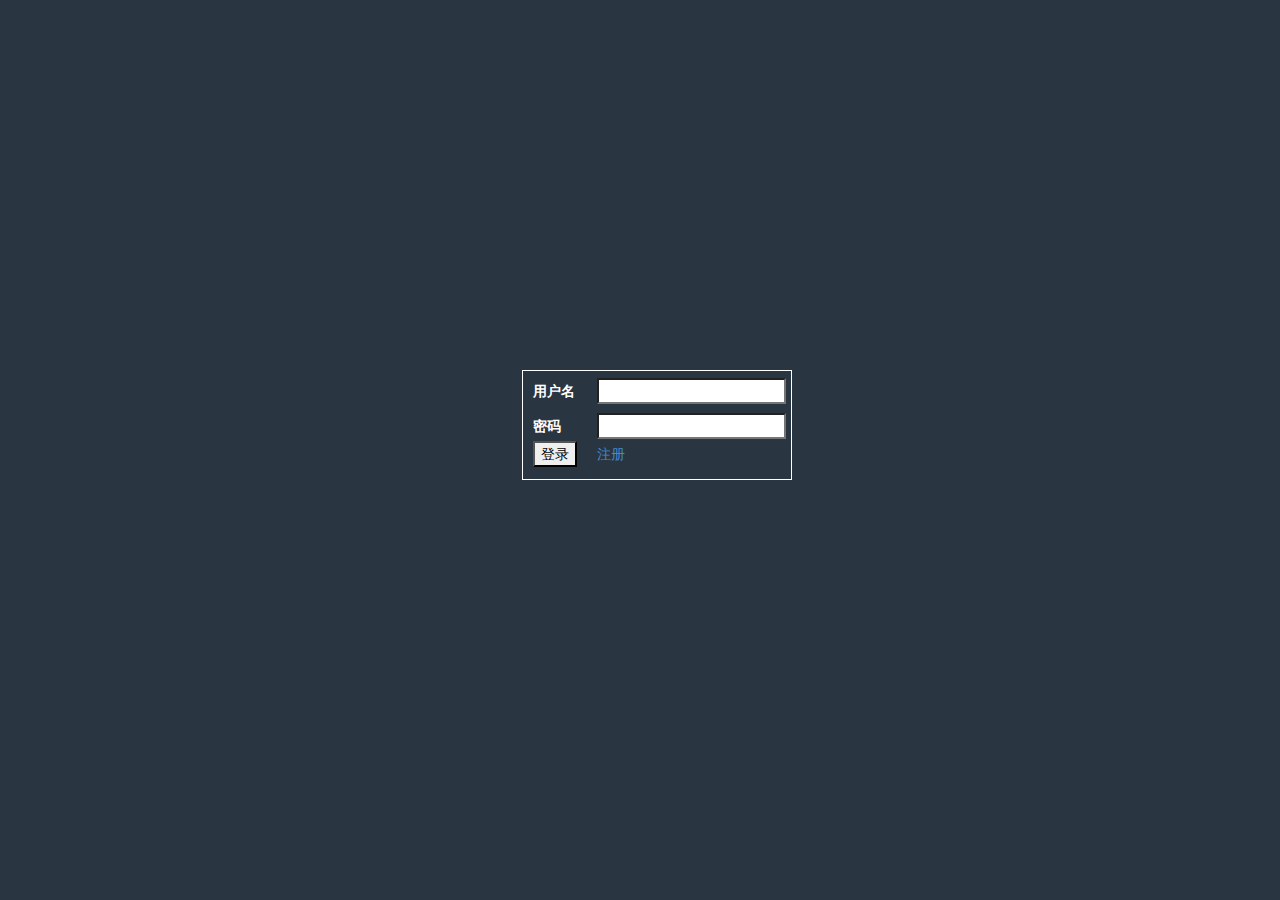
<file: epet/index.html>
<!DOCTYPE html>
<html lang="en">
<head>
	<meta charset="UTF-8">
	<title>Document</title>
	<meta name="viewport" content="width=device-width, initial-scale=1, maximum-scale=1, user-scalable=no">
	<link rel="icon" type="image/png" href="assets/i/favicon.png">
	<link rel="apple-touch-icon-precomposed" href="assets/i/app-icon72x72@2x.png">
	
	<link rel="stylesheet" href="assets/css/amazeui.min.css"/>
	<link rel="stylesheet" href="assets/css/admin.css">
	<link rel="stylesheet" href="css/index.css">

	<script type="text/javascript" src="../libs/jquery/jquery-3.1.1.js"></script>
	<script src="assets/js/jquery.min.js"></script>
	<script src="assets/js/app.js"></script>
	<script src="js/index.js"></script>

</head>
<body>
	<header class="am-topbar admin-header">
		<div class="am-topbar-brand"><img src="assets/i/logo.png"></div>
		<div class="am-collapse am-topbar-collapse" id="topbar-collapse">
			<ul class="am-nav am-nav-pills am-topbar-nav admin-header-list">
				<li class="am-dropdown tognzhi" data-am-dropdown>
					<button class="am-btn am-btn-primary am-dropdown-toggle am-btn-xs am-radius am-icon-bell-o" data-am-dropdown-toggle> 消息管理<span class="am-badge am-badge-danger am-round">2</span></button>
					<ul class="am-dropdown-content">
						<li class="am-dropdown-header">所有消息都在这里</li>
						<li><a href="#">未激活会员 <span class="am-badge am-badge-danger am-round">556</span></a></li>
						<li><a href="#">未激活代理 <span class="am-badge am-badge-danger am-round">69</span></a></a></li>
					</ul>
				</li>
				<li class="kuanjie">
					<a href="#">会员管理</a>
					<a href="#">订单管理</a>
					<a href="#">产品管理</a>
					<a href="#">个人中心</a>
					<a href="#">系统设置</a>
				</li>
				<li class="soso">
					<p class="ycfg"><input type="text" class="am-form-field am-input-sm" placeholder="圆角表单域" /></p>
					<p><button class="am-btn am-btn-xs am-btn-default am-xiao"><i class="am-icon-search"></i></button></p>
				</li>
				<li class="am-hide-sm-only" style="float: right;">
					<a href="javascript:;" id="admin-fullscreen">
						<span class="am-icon-arrows-alt"></span>
						<span class="admin-fullText">开启全屏</span>
					</a>
				</li>
			</ul>
		</div>
	</header>

	<div class="nav-navicon admin-main admin-sidebar">
		<div class="sideMenu am-icon-dashboard" style="color:#aeb2b7; margin: 10px 0 0 0;"> 欢迎系统管理员：<span class="managerName"></span></div>
		<div class="sideMenu">
			<h3 class="am-icon-flag"><em></em> <a href="#">商品管理</a></h3>
			<ul>
				<li><a href="javascript:" class="control">增删信息库</a></li>
				<li><a href="javascript:" class="search">查改信息库</a></li>
				<li><a href="javascript:" class="showShop">商品信息库</a></li>
				<li><a href="javascript:" class="showLogo">品牌信息库</a></li>
			</ul>
			<h3 class="am-icon-cart-plus"><em></em> <a href="#"> 订单管理</a></h3>
			<ul>
				<li>订单列表</li>
				<li>合并订单</li>
				<li>订单打印</li>
				<li>添加订单</li>
				<li>发货单列表</li>
				<li>换货单列表</li>
			</ul>
			<h3 class="am-icon-users"><em></em> <a href="#">会员管理</a></h3>
			<ul>
				<li>会员列表 </li>
				<li>未激活会员</li>
				<li>团队系谱图</li>
				<li>会员推荐图</li>
				<li>推荐列表</li>
			</ul>
			<h3 class="am-icon-volume-up"><em></em> <a href="#">信息通知</a></h3>
			<ul>
				<li>站内消息 /留言 </li>
				<li>短信</li>
				<li>邮件</li>
				<li>微信</li>
				<li>客服</li>
			</ul>
			<h3 class="am-icon-gears"><em></em> <a href="#">系统设置</a></h3>
			<ul>
				<li>权限</li>
				<li>数据备份</li>
				<li>上传/下载</li>
			</ul>
		</div>
		<script>
			jQuery(".sideMenu").slide({
				//鼠标触发对象
				titCell:"h3",
				//与titCell一一对应，第n个titCell控制第n个targetCell的显示隐藏
				targetCell:"ul",
				effect:"slideDown", //targetCell下拉效果
				delayTime:300 , //效果时间
				triggerTime:150, //鼠标延迟触发时间（默认150）
				defaultPlay:true,//默认是否执行效果（默认true）
				returnDefault:true //鼠标从.sideMen移走后返回默认状态（默认false）
			});
		</script>
	</div>


	<div class=" admin-content">
  	
	  	<div class="daohang">
	  		<ul>
	  			<li><a href="../webapp/index.html"><button type="button" class="am-btn am-btn-default am-radius am-btn-xs"> 首页 </a></li>
	  			<li><a href="javascript:void(0)"><button type="button" class="am-btn am-btn-default am-radius am-btn-xs " id="out"> 退出登录 </a></li>
	  			<li><button type="button" class="am-btn am-btn-default am-radius am-btn-xs">帮助中心<a href="javascript: void(0)" class="am-close am-close-spin" data-am-modal-close="">×</a></button></li>
	  		</ul>	
	    </div>

	</div>

	<div class="admin">
		<h1 class="status">状态</h1>
		
		<div class="controlInfo">
			<ul class="showCollection">
				<li><span class="collection">shop</span></li>
				<li><span>logo</span></li>
			</ul>

			<ul class="controlUl">

				<li>
					<label for="">id</label>
					<input type="text">
				</li>
				<li>
					<label for="">name</label>
					<input type="text">
				</li>
				<li>
					<label for="">imgurl</label>
					<input type="text">
				</li>
				<li>
					<label for="">price</label>
					<input type="text">
				</li>
				<li>
					<label for="">specification</label>
					<input type="text">
				</li>
				<li>
					<label for="">produce</label>
					<input type="text">
				</li>

			</ul>
			<ul class="btn">
	  			<li style="display: inline-block;"><button type="button" class="am-btn am-btn-default am-radius am-btn-xs btn_add"> 添加</li>
	  			<li style="display: inline-block;"><button type="button" class="am-btn am-btn-default am-radius am-btn-xs btn_del">删除</button></li>
	  			<li style="display: inline-block;"><button type="button" class="am-btn am-btn-default am-radius am-btn-xs addAttr">添加属性</button></li>
	  		</ul>
		</div>

		<div class="searchInfo">
			<div style="display: none;">
				<span class="collection">shop</span>
				<span>logo</span>			
			</div>
			<div style="display: none;">
				<label for="searchId">请输入查询ID或者Name:</label>
				<input type="text" class="searchId"/ placeholder="ID">
				<input type="text" class="searchName"/ placeholder="Name">
				<button class="btn_search">查询</button>
				<button class="btn_update">更新</button>
<!-- 				<button type="button" class="am-btn am-btn-default am-radius am-btn-xs addAttr">添加属性</button> -->			
			</div>
		</div>

		<div class="shopInfo">
			
		</div>

		<div class="logoInfo">

		</div>

	</div>

	<script src="assets/js/amazeui.min.js"></script>
</body>
</html>
</file>
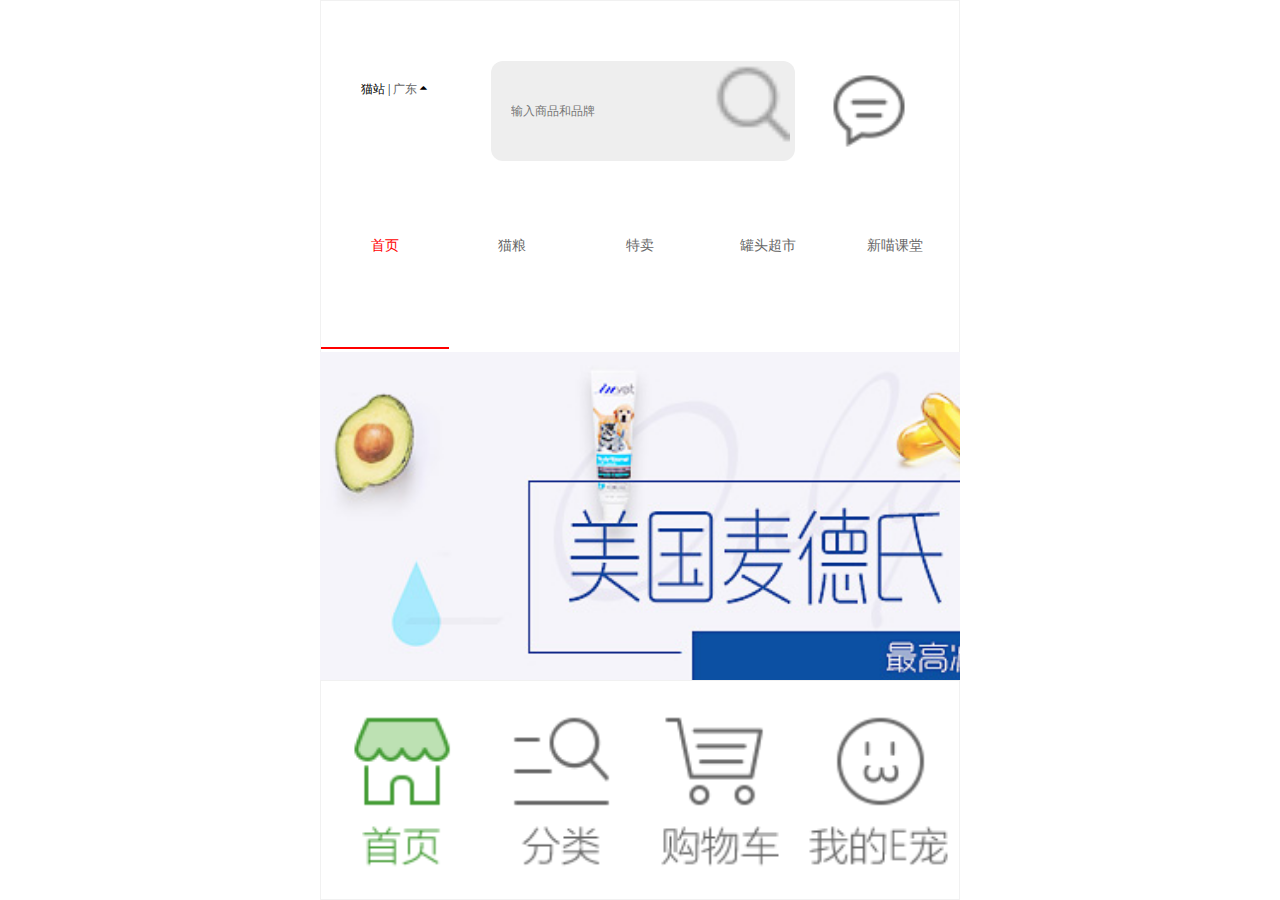
<file: webapp/index.html>
<!doctype html>
<html lang="en">
<head>
	<meta charset="UTF-8" />
	<title>猫站首页</title>
	<meta name="viewport" id="vp" content="width=device-width, user-scalable=no, initial-scale=1.0, maximum-scale=1.0, minimum-scale=1.0">
	<link rel="stylesheet" href="css/index.css" />
	<link rel="stylesheet" type="text/css" href="../libs/font-awesome/css/font-awesome.min.css"/>
	<script src="../libs/require.js" data-main="js/index.js"></script>
	<script src="../libs/common/global.js"></script>
	<script>
		var wd = document.documentElement.clientWidth*2/10;
		document.getElementsByTagName("html")[0].style.fontSize = wd + "px";
	</script>
</head>
<body>
	<div class="container">
		<div class="header">
			<div class="header-top">
				<div class="header-top-left">
					<span>猫站</span>
					<span>|</span>
					<a href="html/area-sel.html" id="localtion">广东</a>
					<i class="fa fa-sort-asc"></i>
				</div>
				<div class="header-top-mid">
					<input type="text" id="search" placeholder="输入商品和品牌"/>
					<span id="search-logo"></span>
				</div>
				<div class="header-top-fot"><a href=""></a></div>
			</div>
			<div class="header-bot">
				<ul>
					<li id="homepage"><a href="index.html">首页</a></li>
					<li id="catfoodpage"><a href="html/catfood.html">猫粮</a></li>
					<li id="onsalepage"><a href="html/onsale.html">特卖</a></li>
					<li id="market"><a href="html/catmarket.html">罐头超市</a></li>
					<li id="classroom"><a href="html/catClass.html">新喵课堂</a></li>
				</ul>
			</div>
		</div>
		<div class="main">
			<div class="box">
				<div class="main-lbt swiper-container2">
					<ul class="swiper-wrapper">
						<li class="swiper-slide"><a href="html/onsale.html"><img src="img/index/index-banner1.jpg" alt="" /></a></li>
						<li class="swiper-slide"><a href="html/onsale.html"><img src="img/index/index-banner2.jpg" alt="" /></a></li>
						<li class="swiper-slide"><a href="html/onsale.html"><img src="img/index/index-banner3.jpg" alt="" /></a></li>
						<li class="swiper-slide"><a href="html/onsale.html"><img src="img/index/index-banner4.jpg" alt="" /></a></li>
						<li class="swiper-slide"><a href="html/onsale.html"><img src="img/index/index-banner5.jpg" alt="" /></a></li>
					</ul>
					<div id="dot" class="swiper-pagination">
					</div>
				</div>
				<div id="banner-top">
					<ul>
						<li><a href=""><img src="img/index/classify1.png" alt="" /></a></li>
						<li><a href="html/onsale.html"><img src="img/index/classify2.png" alt="" /></a></li>
						<li><a href=""><img src="img/index/classify3.png" alt="" /></a></li>
						<li><a href=""><img src="img/index/classify4.png" alt="" /></a></li>
						<li><a href=""><img src="img/index/classify5.png" alt="" /></a></li>
					</ul>

				</div>
				<div class="section1">
					<div class="section1-top">
						<div class="section1-top-l"><a href=""><img src="img/index/suprice.png" alt="" /></a></div>
						<div class="section1-top-mid">
							<span>距活动结束</span>
							<span id="hours"></span>：
							<span id="minute"></span>：
							<span id="second"></span>
						</div>
						<div class="section1-top-r">
							<a href=""><img src="img/index/logo-more.png"/></a>
						</div>
					</div>
					<div class="section1-bot swiper-container">
						<ul class="swiper-wrapper" id="ul1">
						</ul>
					</div>
				</div>
				<div class="section2">
					<div class="section2-top">
						<a href=""><img src="img/index/hot-product-logo.jpg"/></a>
					</div>
					<div class="section2-mid-l">
						<a href=""><img src="img/index/hot-product1.jpg"/></a>
					</div>
					<div class="section2-mid-r-t">
						<a href=""><img src="img/index/hot-product2.jpg"/></a>
					</div>
					<div class="section2-mid-r-b">
						<a href=""><img src="img/index/hot-product3.jpg"/></a>
					</div>
				</div>
				<div class="section3">
					<a href=""><img src="img/index/experience.png"/></a>			
				</div>
				<div class="section4 swiper-container1">
					<ul id="lbt" class="swiper-wrapper">
						<li class="swiper-slide"><a href=""><img src="img/index/banner1.jpg"/></a></li>
						<li class="swiper-slide"><a href=""><img src="img/index/banner2.jpg"/></a></li>
					</ul>
					<div id="dot" class="swiper-pagination">
					</div>
				</div>
				<div class="section5">
					<div class="sec5-title">
						<a href=""><img src="img/index/onsale.png"/></a>
					</div>
				</div>
			</div>
		</div>
		<div class="footer">
			<ul>
				<li id="fot-home"><a href="index.html"></a></li>
				<li id="fot-classify"><a href="html/classify.html"></a></li>
				<li id="fot-buycar"><a href="html/shopCar.html"></a></li>
				<li id="fot-center"><a href="javascript:void(0)"></a></li>
			</ul>
		</div>
	</div>
</body>
</html>
</file>
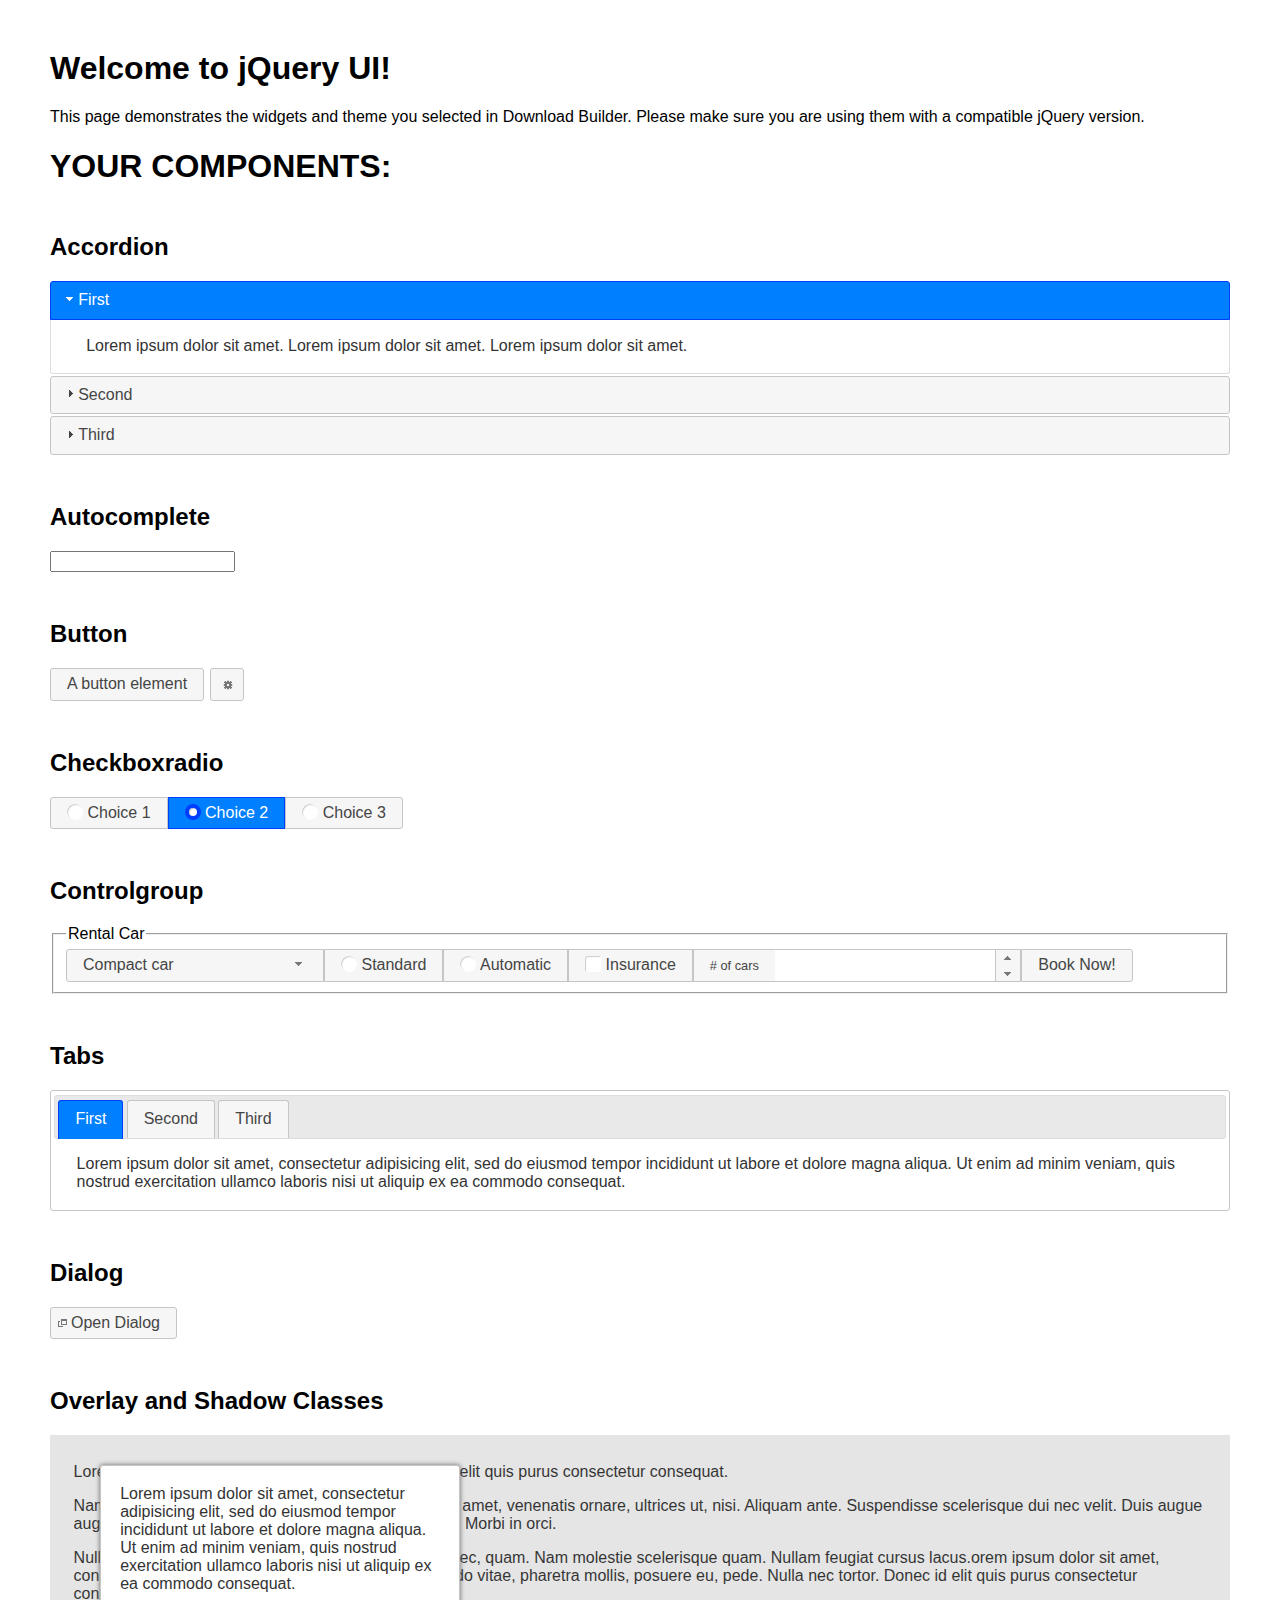
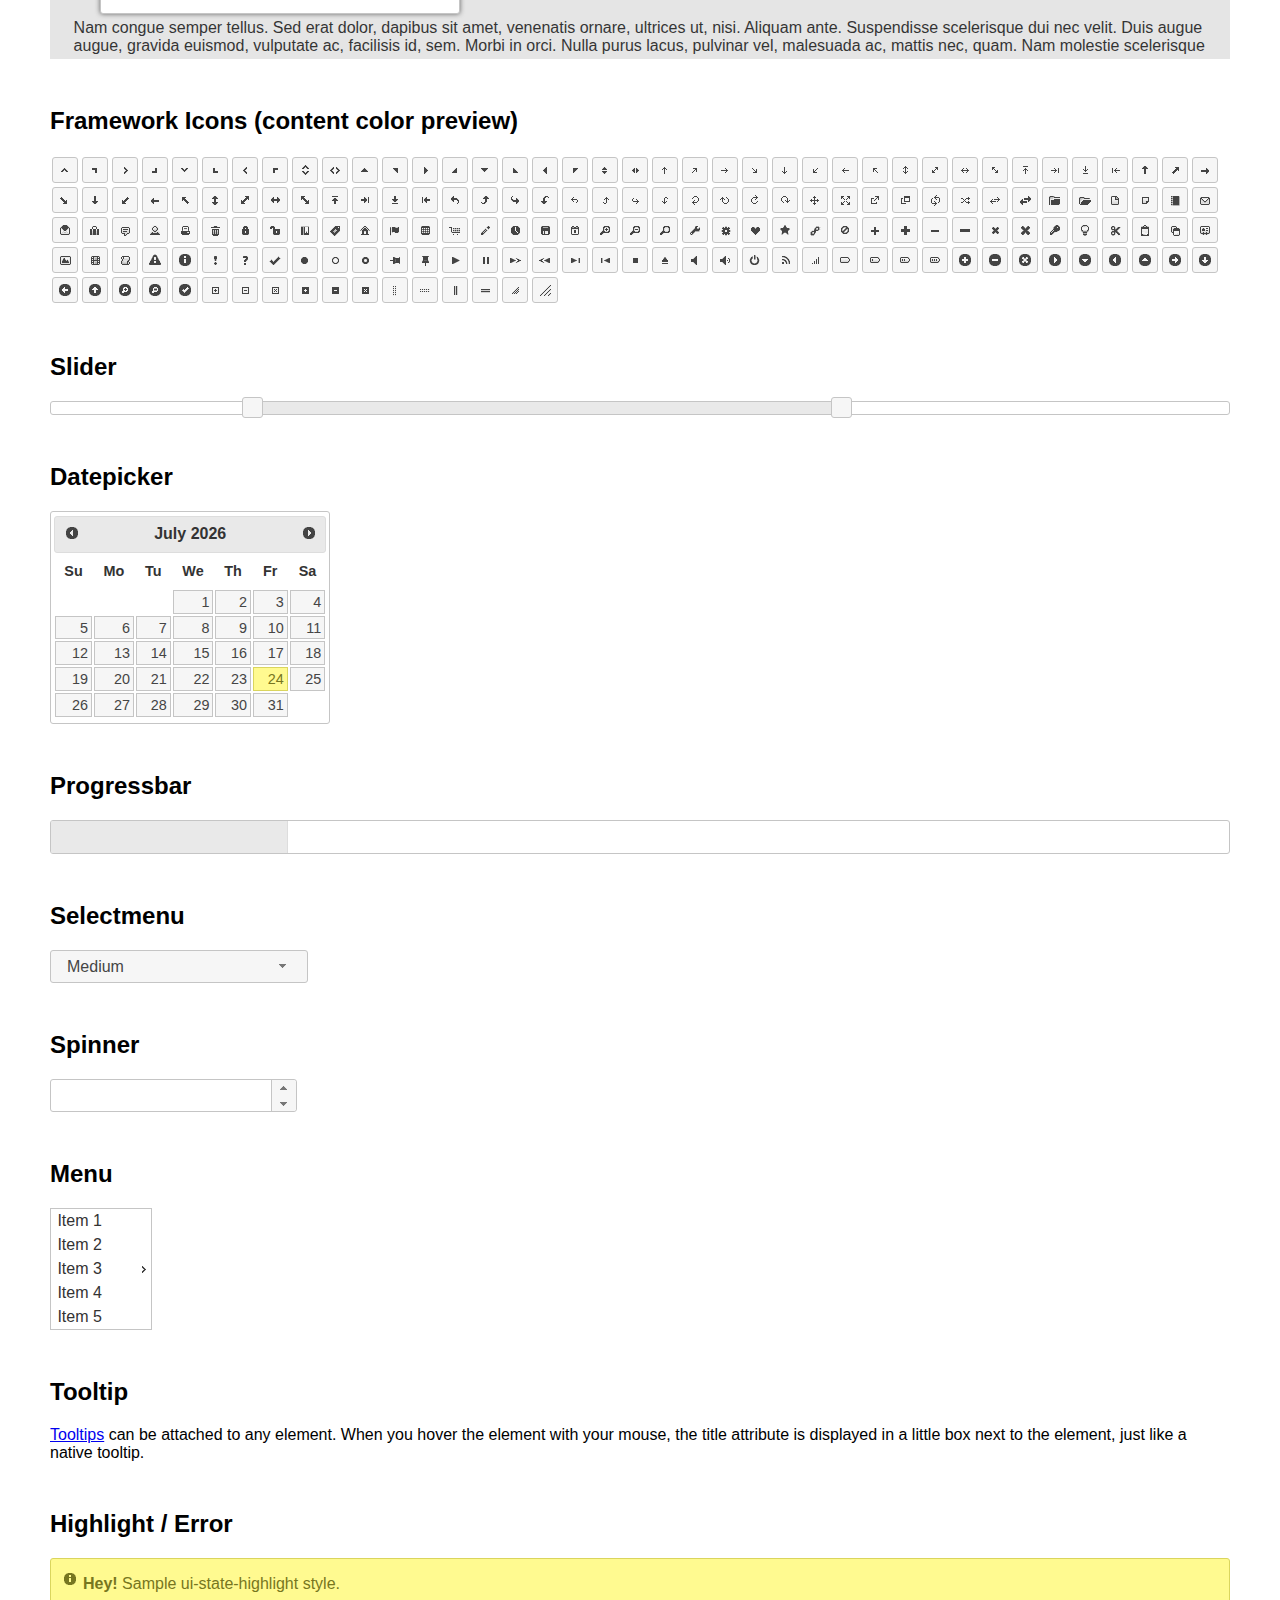
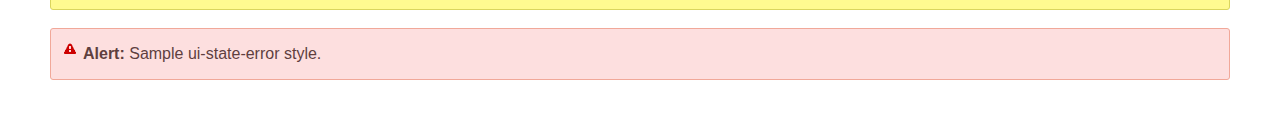
<file: libs/jquery-ui-1.12.1.custom/index.html>
<!doctype html>
<html lang="us">
<head>
	<meta charset="utf-8">
	<title>jQuery UI Example Page</title>
	<link href="jquery-ui.css" rel="stylesheet">
	<style>
	body{
		font-family: "Trebuchet MS", sans-serif;
		margin: 50px;
	}
	.demoHeaders {
		margin-top: 2em;
	}
	#dialog-link {
		padding: .4em 1em .4em 20px;
		text-decoration: none;
		position: relative;
	}
	#dialog-link span.ui-icon {
		margin: 0 5px 0 0;
		position: absolute;
		left: .2em;
		top: 50%;
		margin-top: -8px;
	}
	#icons {
		margin: 0;
		padding: 0;
	}
	#icons li {
		margin: 2px;
		position: relative;
		padding: 4px 0;
		cursor: pointer;
		float: left;
		list-style: none;
	}
	#icons span.ui-icon {
		float: left;
		margin: 0 4px;
	}
	.fakewindowcontain .ui-widget-overlay {
		position: absolute;
	}
	select {
		width: 200px;
	}
	</style>
</head>
<body>

<h1>Welcome to jQuery UI!</h1>

<div class="ui-widget">
	<p>This page demonstrates the widgets and theme you selected in Download Builder. Please make sure you are using them with a compatible jQuery version.</p>
</div>

<h1>YOUR COMPONENTS:</h1>


<!-- Accordion -->
<h2 class="demoHeaders">Accordion</h2>
<div id="accordion">
	<h3>First</h3>
	<div>Lorem ipsum dolor sit amet. Lorem ipsum dolor sit amet. Lorem ipsum dolor sit amet.</div>
	<h3>Second</h3>
	<div>Phasellus mattis tincidunt nibh.</div>
	<h3>Third</h3>
	<div>Nam dui erat, auctor a, dignissim quis.</div>
</div>



<!-- Autocomplete -->
<h2 class="demoHeaders">Autocomplete</h2>
<div>
	<input id="autocomplete" title="type &quot;a&quot;">
</div>



<!-- Button -->
<h2 class="demoHeaders">Button</h2>
<button id="button">A button element</button>
<button id="button-icon">An icon-only button</button>



<!-- Checkboxradio -->
<h2 class="demoHeaders">Checkboxradio</h2>
<form style="margin-top: 1em;">
	<div id="radioset">
		<input type="radio" id="radio1" name="radio"><label for="radio1">Choice 1</label>
		<input type="radio" id="radio2" name="radio" checked="checked"><label for="radio2">Choice 2</label>
		<input type="radio" id="radio3" name="radio"><label for="radio3">Choice 3</label>
	</div>
</form>



<!-- Controlgroup -->
<h2 class="demoHeaders">Controlgroup</h2>
<fieldset>
	<legend>Rental Car</legend>
	<div id="controlgroup">
		<select id="car-type">
			<option>Compact car</option>
			<option>Midsize car</option>
			<option>Full size car</option>
			<option>SUV</option>
			<option>Luxury</option>
			<option>Truck</option>
			<option>Van</option>
		</select>
		<label for="transmission-standard">Standard</label>
		<input type="radio" name="transmission" id="transmission-standard">
		<label for="transmission-automatic">Automatic</label>
		<input type="radio" name="transmission" id="transmission-automatic">
		<label for="insurance">Insurance</label>
		<input type="checkbox" name="insurance" id="insurance">
		<label for="horizontal-spinner" class="ui-controlgroup-label"># of cars</label>
		<input id="horizontal-spinner" class="ui-spinner-input">
		<button>Book Now!</button>
	</div>
</fieldset>



<!-- Tabs -->
<h2 class="demoHeaders">Tabs</h2>
<div id="tabs">
	<ul>
		<li><a href="#tabs-1">First</a></li>
		<li><a href="#tabs-2">Second</a></li>
		<li><a href="#tabs-3">Third</a></li>
	</ul>
	<div id="tabs-1">Lorem ipsum dolor sit amet, consectetur adipisicing elit, sed do eiusmod tempor incididunt ut labore et dolore magna aliqua. Ut enim ad minim veniam, quis nostrud exercitation ullamco laboris nisi ut aliquip ex ea commodo consequat.</div>
	<div id="tabs-2">Phasellus mattis tincidunt nibh. Cras orci urna, blandit id, pretium vel, aliquet ornare, felis. Maecenas scelerisque sem non nisl. Fusce sed lorem in enim dictum bibendum.</div>
	<div id="tabs-3">Nam dui erat, auctor a, dignissim quis, sollicitudin eu, felis. Pellentesque nisi urna, interdum eget, sagittis et, consequat vestibulum, lacus. Mauris porttitor ullamcorper augue.</div>
</div>



<h2 class="demoHeaders">Dialog</h2>
<p>
	<button id="dialog-link" class="ui-button ui-corner-all ui-widget">
		<span class="ui-icon ui-icon-newwin"></span>Open Dialog
	</button>
</p>

<h2 class="demoHeaders">Overlay and Shadow Classes</h2>
<div style="position: relative; width: 96%; height: 200px; padding:1% 2%; overflow:hidden;" class="fakewindowcontain">
	<p>Lorem ipsum dolor sit amet,  Nulla nec tortor. Donec id elit quis purus consectetur consequat. </p><p>Nam congue semper tellus. Sed erat dolor, dapibus sit amet, venenatis ornare, ultrices ut, nisi. Aliquam ante. Suspendisse scelerisque dui nec velit. Duis augue augue, gravida euismod, vulputate ac, facilisis id, sem. Morbi in orci. </p><p>Nulla purus lacus, pulvinar vel, malesuada ac, mattis nec, quam. Nam molestie scelerisque quam. Nullam feugiat cursus lacus.orem ipsum dolor sit amet, consectetur adipiscing elit. Donec libero risus, commodo vitae, pharetra mollis, posuere eu, pede. Nulla nec tortor. Donec id elit quis purus consectetur consequat. </p><p>Nam congue semper tellus. Sed erat dolor, dapibus sit amet, venenatis ornare, ultrices ut, nisi. Aliquam ante. Suspendisse scelerisque dui nec velit. Duis augue augue, gravida euismod, vulputate ac, facilisis id, sem. Morbi in orci. Nulla purus lacus, pulvinar vel, malesuada ac, mattis nec, quam. Nam molestie scelerisque quam. </p><p>Nullam feugiat cursus lacus.orem ipsum dolor sit amet, consectetur adipiscing elit. Donec libero risus, commodo vitae, pharetra mollis, posuere eu, pede. Nulla nec tortor. Donec id elit quis purus consectetur consequat. Nam congue semper tellus. Sed erat dolor, dapibus sit amet, venenatis ornare, ultrices ut, nisi. Aliquam ante. </p><p>Suspendisse scelerisque dui nec velit. Duis augue augue, gravida euismod, vulputate ac, facilisis id, sem. Morbi in orci. Nulla purus lacus, pulvinar vel, malesuada ac, mattis nec, quam. Nam molestie scelerisque quam. Nullam feugiat cursus lacus.orem ipsum dolor sit amet, consectetur adipiscing elit. Donec libero risus, commodo vitae, pharetra mollis, posuere eu, pede. Nulla nec tortor. Donec id elit quis purus consectetur consequat. Nam congue semper tellus. Sed erat dolor, dapibus sit amet, venenatis ornare, ultrices ut, nisi. </p>

	<!-- ui-dialog -->
	<div class="ui-widget-overlay ui-front"></div>
	<div style="position: absolute; width: 320px; left: 50px; top: 30px; padding: 1.2em" class="ui-widget ui-front ui-widget-content ui-corner-all ui-widget-shadow">
		Lorem ipsum dolor sit amet, consectetur adipisicing elit, sed do eiusmod tempor incididunt ut labore et dolore magna aliqua. Ut enim ad minim veniam, quis nostrud exercitation ullamco laboris nisi ut aliquip ex ea commodo consequat.
	</div>

</div>

<!-- ui-dialog -->
<div id="dialog" title="Dialog Title">
	<p>Lorem ipsum dolor sit amet, consectetur adipisicing elit, sed do eiusmod tempor incididunt ut labore et dolore magna aliqua. Ut enim ad minim veniam, quis nostrud exercitation ullamco laboris nisi ut aliquip ex ea commodo consequat.</p>
</div>



<h2 class="demoHeaders">Framework Icons (content color preview)</h2>
<ul id="icons" class="ui-widget ui-helper-clearfix">
	<li class="ui-state-default ui-corner-all" title=".ui-icon-caret-1-n"><span class="ui-icon ui-icon-caret-1-n"></span></li>
	<li class="ui-state-default ui-corner-all" title=".ui-icon-caret-1-ne"><span class="ui-icon ui-icon-caret-1-ne"></span></li>
	<li class="ui-state-default ui-corner-all" title=".ui-icon-caret-1-e"><span class="ui-icon ui-icon-caret-1-e"></span></li>
	<li class="ui-state-default ui-corner-all" title=".ui-icon-caret-1-se"><span class="ui-icon ui-icon-caret-1-se"></span></li>
	<li class="ui-state-default ui-corner-all" title=".ui-icon-caret-1-s"><span class="ui-icon ui-icon-caret-1-s"></span></li>
	<li class="ui-state-default ui-corner-all" title=".ui-icon-caret-1-sw"><span class="ui-icon ui-icon-caret-1-sw"></span></li>
	<li class="ui-state-default ui-corner-all" title=".ui-icon-caret-1-w"><span class="ui-icon ui-icon-caret-1-w"></span></li>
	<li class="ui-state-default ui-corner-all" title=".ui-icon-caret-1-nw"><span class="ui-icon ui-icon-caret-1-nw"></span></li>
	<li class="ui-state-default ui-corner-all" title=".ui-icon-caret-2-n-s"><span class="ui-icon ui-icon-caret-2-n-s"></span></li>
	<li class="ui-state-default ui-corner-all" title=".ui-icon-caret-2-e-w"><span class="ui-icon ui-icon-caret-2-e-w"></span></li>
	<li class="ui-state-default ui-corner-all" title=".ui-icon-triangle-1-n"><span class="ui-icon ui-icon-triangle-1-n"></span></li>
	<li class="ui-state-default ui-corner-all" title=".ui-icon-triangle-1-ne"><span class="ui-icon ui-icon-triangle-1-ne"></span></li>
	<li class="ui-state-default ui-corner-all" title=".ui-icon-triangle-1-e"><span class="ui-icon ui-icon-triangle-1-e"></span></li>
	<li class="ui-state-default ui-corner-all" title=".ui-icon-triangle-1-se"><span class="ui-icon ui-icon-triangle-1-se"></span></li>
	<li class="ui-state-default ui-corner-all" title=".ui-icon-triangle-1-s"><span class="ui-icon ui-icon-triangle-1-s"></span></li>
	<li class="ui-state-default ui-corner-all" title=".ui-icon-triangle-1-sw"><span class="ui-icon ui-icon-triangle-1-sw"></span></li>
	<li class="ui-state-default ui-corner-all" title=".ui-icon-triangle-1-w"><span class="ui-icon ui-icon-triangle-1-w"></span></li>
	<li class="ui-state-default ui-corner-all" title=".ui-icon-triangle-1-nw"><span class="ui-icon ui-icon-triangle-1-nw"></span></li>
	<li class="ui-state-default ui-corner-all" title=".ui-icon-triangle-2-n-s"><span class="ui-icon ui-icon-triangle-2-n-s"></span></li>
	<li class="ui-state-default ui-corner-all" title=".ui-icon-triangle-2-e-w"><span class="ui-icon ui-icon-triangle-2-e-w"></span></li>
	<li class="ui-state-default ui-corner-all" title=".ui-icon-arrow-1-n"><span class="ui-icon ui-icon-arrow-1-n"></span></li>
	<li class="ui-state-default ui-corner-all" title=".ui-icon-arrow-1-ne"><span class="ui-icon ui-icon-arrow-1-ne"></span></li>
	<li class="ui-state-default ui-corner-all" title=".ui-icon-arrow-1-e"><span class="ui-icon ui-icon-arrow-1-e"></span></li>
	<li class="ui-state-default ui-corner-all" title=".ui-icon-arrow-1-se"><span class="ui-icon ui-icon-arrow-1-se"></span></li>
	<li class="ui-state-default ui-corner-all" title=".ui-icon-arrow-1-s"><span class="ui-icon ui-icon-arrow-1-s"></span></li>
	<li class="ui-state-default ui-corner-all" title=".ui-icon-arrow-1-sw"><span class="ui-icon ui-icon-arrow-1-sw"></span></li>
	<li class="ui-state-default ui-corner-all" title=".ui-icon-arrow-1-w"><span class="ui-icon ui-icon-arrow-1-w"></span></li>
	<li class="ui-state-default ui-corner-all" title=".ui-icon-arrow-1-nw"><span class="ui-icon ui-icon-arrow-1-nw"></span></li>
	<li class="ui-state-default ui-corner-all" title=".ui-icon-arrow-2-n-s"><span class="ui-icon ui-icon-arrow-2-n-s"></span></li>
	<li class="ui-state-default ui-corner-all" title=".ui-icon-arrow-2-ne-sw"><span class="ui-icon ui-icon-arrow-2-ne-sw"></span></li>
	<li class="ui-state-default ui-corner-all" title=".ui-icon-arrow-2-e-w"><span class="ui-icon ui-icon-arrow-2-e-w"></span></li>
	<li class="ui-state-default ui-corner-all" title=".ui-icon-arrow-2-se-nw"><span class="ui-icon ui-icon-arrow-2-se-nw"></span></li>
	<li class="ui-state-default ui-corner-all" title=".ui-icon-arrowstop-1-n"><span class="ui-icon ui-icon-arrowstop-1-n"></span></li>
	<li class="ui-state-default ui-corner-all" title=".ui-icon-arrowstop-1-e"><span class="ui-icon ui-icon-arrowstop-1-e"></span></li>
	<li class="ui-state-default ui-corner-all" title=".ui-icon-arrowstop-1-s"><span class="ui-icon ui-icon-arrowstop-1-s"></span></li>
	<li class="ui-state-default ui-corner-all" title=".ui-icon-arrowstop-1-w"><span class="ui-icon ui-icon-arrowstop-1-w"></span></li>
	<li class="ui-state-default ui-corner-all" title=".ui-icon-arrowthick-1-n"><span class="ui-icon ui-icon-arrowthick-1-n"></span></li>
	<li class="ui-state-default ui-corner-all" title=".ui-icon-arrowthick-1-ne"><span class="ui-icon ui-icon-arrowthick-1-ne"></span></li>
	<li class="ui-state-default ui-corner-all" title=".ui-icon-arrowthick-1-e"><span class="ui-icon ui-icon-arrowthick-1-e"></span></li>
	<li class="ui-state-default ui-corner-all" title=".ui-icon-arrowthick-1-se"><span class="ui-icon ui-icon-arrowthick-1-se"></span></li>
	<li class="ui-state-default ui-corner-all" title=".ui-icon-arrowthick-1-s"><span class="ui-icon ui-icon-arrowthick-1-s"></span></li>
	<li class="ui-state-default ui-corner-all" title=".ui-icon-arrowthick-1-sw"><span class="ui-icon ui-icon-arrowthick-1-sw"></span></li>
	<li class="ui-state-default ui-corner-all" title=".ui-icon-arrowthick-1-w"><span class="ui-icon ui-icon-arrowthick-1-w"></span></li>
	<li class="ui-state-default ui-corner-all" title=".ui-icon-arrowthick-1-nw"><span class="ui-icon ui-icon-arrowthick-1-nw"></span></li>
	<li class="ui-state-default ui-corner-all" title=".ui-icon-arrowthick-2-n-s"><span class="ui-icon ui-icon-arrowthick-2-n-s"></span></li>
	<li class="ui-state-default ui-corner-all" title=".ui-icon-arrowthick-2-ne-sw"><span class="ui-icon ui-icon-arrowthick-2-ne-sw"></span></li>
	<li class="ui-state-default ui-corner-all" title=".ui-icon-arrowthick-2-e-w"><span class="ui-icon ui-icon-arrowthick-2-e-w"></span></li>
	<li class="ui-state-default ui-corner-all" title=".ui-icon-arrowthick-2-se-nw"><span class="ui-icon ui-icon-arrowthick-2-se-nw"></span></li>
	<li class="ui-state-default ui-corner-all" title=".ui-icon-arrowthickstop-1-n"><span class="ui-icon ui-icon-arrowthickstop-1-n"></span></li>
	<li class="ui-state-default ui-corner-all" title=".ui-icon-arrowthickstop-1-e"><span class="ui-icon ui-icon-arrowthickstop-1-e"></span></li>
	<li class="ui-state-default ui-corner-all" title=".ui-icon-arrowthickstop-1-s"><span class="ui-icon ui-icon-arrowthickstop-1-s"></span></li>
	<li class="ui-state-default ui-corner-all" title=".ui-icon-arrowthickstop-1-w"><span class="ui-icon ui-icon-arrowthickstop-1-w"></span></li>
	<li class="ui-state-default ui-corner-all" title=".ui-icon-arrowreturnthick-1-w"><span class="ui-icon ui-icon-arrowreturnthick-1-w"></span></li>
	<li class="ui-state-default ui-corner-all" title=".ui-icon-arrowreturnthick-1-n"><span class="ui-icon ui-icon-arrowreturnthick-1-n"></span></li>
	<li class="ui-state-default ui-corner-all" title=".ui-icon-arrowreturnthick-1-e"><span class="ui-icon ui-icon-arrowreturnthick-1-e"></span></li>
	<li class="ui-state-default ui-corner-all" title=".ui-icon-arrowreturnthick-1-s"><span class="ui-icon ui-icon-arrowreturnthick-1-s"></span></li>
	<li class="ui-state-default ui-corner-all" title=".ui-icon-arrowreturn-1-w"><span class="ui-icon ui-icon-arrowreturn-1-w"></span></li>
	<li class="ui-state-default ui-corner-all" title=".ui-icon-arrowreturn-1-n"><span class="ui-icon ui-icon-arrowreturn-1-n"></span></li>
	<li class="ui-state-default ui-corner-all" title=".ui-icon-arrowreturn-1-e"><span class="ui-icon ui-icon-arrowreturn-1-e"></span></li>
	<li class="ui-state-default ui-corner-all" title=".ui-icon-arrowreturn-1-s"><span class="ui-icon ui-icon-arrowreturn-1-s"></span></li>
	<li class="ui-state-default ui-corner-all" title=".ui-icon-arrowrefresh-1-w"><span class="ui-icon ui-icon-arrowrefresh-1-w"></span></li>
	<li class="ui-state-default ui-corner-all" title=".ui-icon-arrowrefresh-1-n"><span class="ui-icon ui-icon-arrowrefresh-1-n"></span></li>
	<li class="ui-state-default ui-corner-all" title=".ui-icon-arrowrefresh-1-e"><span class="ui-icon ui-icon-arrowrefresh-1-e"></span></li>
	<li class="ui-state-default ui-corner-all" title=".ui-icon-arrowrefresh-1-s"><span class="ui-icon ui-icon-arrowrefresh-1-s"></span></li>
	<li class="ui-state-default ui-corner-all" title=".ui-icon-arrow-4"><span class="ui-icon ui-icon-arrow-4"></span></li>
	<li class="ui-state-default ui-corner-all" title=".ui-icon-arrow-4-diag"><span class="ui-icon ui-icon-arrow-4-diag"></span></li>
	<li class="ui-state-default ui-corner-all" title=".ui-icon-extlink"><span class="ui-icon ui-icon-extlink"></span></li>
	<li class="ui-state-default ui-corner-all" title=".ui-icon-newwin"><span class="ui-icon ui-icon-newwin"></span></li>
	<li class="ui-state-default ui-corner-all" title=".ui-icon-refresh"><span class="ui-icon ui-icon-refresh"></span></li>
	<li class="ui-state-default ui-corner-all" title=".ui-icon-shuffle"><span class="ui-icon ui-icon-shuffle"></span></li>
	<li class="ui-state-default ui-corner-all" title=".ui-icon-transfer-e-w"><span class="ui-icon ui-icon-transfer-e-w"></span></li>
	<li class="ui-state-default ui-corner-all" title=".ui-icon-transferthick-e-w"><span class="ui-icon ui-icon-transferthick-e-w"></span></li>
	<li class="ui-state-default ui-corner-all" title=".ui-icon-folder-collapsed"><span class="ui-icon ui-icon-folder-collapsed"></span></li>
	<li class="ui-state-default ui-corner-all" title=".ui-icon-folder-open"><span class="ui-icon ui-icon-folder-open"></span></li>
	<li class="ui-state-default ui-corner-all" title=".ui-icon-document"><span class="ui-icon ui-icon-document"></span></li>
	<li class="ui-state-default ui-corner-all" title=".ui-icon-document-b"><span class="ui-icon ui-icon-document-b"></span></li>
	<li class="ui-state-default ui-corner-all" title=".ui-icon-note"><span class="ui-icon ui-icon-note"></span></li>
	<li class="ui-state-default ui-corner-all" title=".ui-icon-mail-closed"><span class="ui-icon ui-icon-mail-closed"></span></li>
	<li class="ui-state-default ui-corner-all" title=".ui-icon-mail-open"><span class="ui-icon ui-icon-mail-open"></span></li>
	<li class="ui-state-default ui-corner-all" title=".ui-icon-suitcase"><span class="ui-icon ui-icon-suitcase"></span></li>
	<li class="ui-state-default ui-corner-all" title=".ui-icon-comment"><span class="ui-icon ui-icon-comment"></span></li>
	<li class="ui-state-default ui-corner-all" title=".ui-icon-person"><span class="ui-icon ui-icon-person"></span></li>
	<li class="ui-state-default ui-corner-all" title=".ui-icon-print"><span class="ui-icon ui-icon-print"></span></li>
	<li class="ui-state-default ui-corner-all" title=".ui-icon-trash"><span class="ui-icon ui-icon-trash"></span></li>
	<li class="ui-state-default ui-corner-all" title=".ui-icon-locked"><span class="ui-icon ui-icon-locked"></span></li>
	<li class="ui-state-default ui-corner-all" title=".ui-icon-unlocked"><span class="ui-icon ui-icon-unlocked"></span></li>
	<li class="ui-state-default ui-corner-all" title=".ui-icon-bookmark"><span class="ui-icon ui-icon-bookmark"></span></li>
	<li class="ui-state-default ui-corner-all" title=".ui-icon-tag"><span class="ui-icon ui-icon-tag"></span></li>
	<li class="ui-state-default ui-corner-all" title=".ui-icon-home"><span class="ui-icon ui-icon-home"></span></li>
	<li class="ui-state-default ui-corner-all" title=".ui-icon-flag"><span class="ui-icon ui-icon-flag"></span></li>
	<li class="ui-state-default ui-corner-all" title=".ui-icon-calculator"><span class="ui-icon ui-icon-calculator"></span></li>
	<li class="ui-state-default ui-corner-all" title=".ui-icon-cart"><span class="ui-icon ui-icon-cart"></span></li>
	<li class="ui-state-default ui-corner-all" title=".ui-icon-pencil"><span class="ui-icon ui-icon-pencil"></span></li>
	<li class="ui-state-default ui-corner-all" title=".ui-icon-clock"><span class="ui-icon ui-icon-clock"></span></li>
	<li class="ui-state-default ui-corner-all" title=".ui-icon-disk"><span class="ui-icon ui-icon-disk"></span></li>
	<li class="ui-state-default ui-corner-all" title=".ui-icon-calendar"><span class="ui-icon ui-icon-calendar"></span></li>
	<li class="ui-state-default ui-corner-all" title=".ui-icon-zoomin"><span class="ui-icon ui-icon-zoomin"></span></li>
	<li class="ui-state-default ui-corner-all" title=".ui-icon-zoomout"><span class="ui-icon ui-icon-zoomout"></span></li>
	<li class="ui-state-default ui-corner-all" title=".ui-icon-search"><span class="ui-icon ui-icon-search"></span></li>
	<li class="ui-state-default ui-corner-all" title=".ui-icon-wrench"><span class="ui-icon ui-icon-wrench"></span></li>
	<li class="ui-state-default ui-corner-all" title=".ui-icon-gear"><span class="ui-icon ui-icon-gear"></span></li>
	<li class="ui-state-default ui-corner-all" title=".ui-icon-heart"><span class="ui-icon ui-icon-heart"></span></li>
	<li class="ui-state-default ui-corner-all" title=".ui-icon-star"><span class="ui-icon ui-icon-star"></span></li>
	<li class="ui-state-default ui-corner-all" title=".ui-icon-link"><span class="ui-icon ui-icon-link"></span></li>
	<li class="ui-state-default ui-corner-all" title=".ui-icon-cancel"><span class="ui-icon ui-icon-cancel"></span></li>
	<li class="ui-state-default ui-corner-all" title=".ui-icon-plus"><span class="ui-icon ui-icon-plus"></span></li>
	<li class="ui-state-default ui-corner-all" title=".ui-icon-plusthick"><span class="ui-icon ui-icon-plusthick"></span></li>
	<li class="ui-state-default ui-corner-all" title=".ui-icon-minus"><span class="ui-icon ui-icon-minus"></span></li>
	<li class="ui-state-default ui-corner-all" title=".ui-icon-minusthick"><span class="ui-icon ui-icon-minusthick"></span></li>
	<li class="ui-state-default ui-corner-all" title=".ui-icon-close"><span class="ui-icon ui-icon-close"></span></li>
	<li class="ui-state-default ui-corner-all" title=".ui-icon-closethick"><span class="ui-icon ui-icon-closethick"></span></li>
	<li class="ui-state-default ui-corner-all" title=".ui-icon-key"><span class="ui-icon ui-icon-key"></span></li>
	<li class="ui-state-default ui-corner-all" title=".ui-icon-lightbulb"><span class="ui-icon ui-icon-lightbulb"></span></li>
	<li class="ui-state-default ui-corner-all" title=".ui-icon-scissors"><span class="ui-icon ui-icon-scissors"></span></li>
	<li class="ui-state-default ui-corner-all" title=".ui-icon-clipboard"><span class="ui-icon ui-icon-clipboard"></span></li>
	<li class="ui-state-default ui-corner-all" title=".ui-icon-copy"><span class="ui-icon ui-icon-copy"></span></li>
	<li class="ui-state-default ui-corner-all" title=".ui-icon-contact"><span class="ui-icon ui-icon-contact"></span></li>
	<li class="ui-state-default ui-corner-all" title=".ui-icon-image"><span class="ui-icon ui-icon-image"></span></li>
	<li class="ui-state-default ui-corner-all" title=".ui-icon-video"><span class="ui-icon ui-icon-video"></span></li>
	<li class="ui-state-default ui-corner-all" title=".ui-icon-script"><span class="ui-icon ui-icon-script"></span></li>
	<li class="ui-state-default ui-corner-all" title=".ui-icon-alert"><span class="ui-icon ui-icon-alert"></span></li>
	<li class="ui-state-default ui-corner-all" title=".ui-icon-info"><span class="ui-icon ui-icon-info"></span></li>
	<li class="ui-state-default ui-corner-all" title=".ui-icon-notice"><span class="ui-icon ui-icon-notice"></span></li>
	<li class="ui-state-default ui-corner-all" title=".ui-icon-help"><span class="ui-icon ui-icon-help"></span></li>
	<li class="ui-state-default ui-corner-all" title=".ui-icon-check"><span class="ui-icon ui-icon-check"></span></li>
	<li class="ui-state-default ui-corner-all" title=".ui-icon-bullet"><span class="ui-icon ui-icon-bullet"></span></li>
	<li class="ui-state-default ui-corner-all" title=".ui-icon-radio-off"><span class="ui-icon ui-icon-radio-off"></span></li>
	<li class="ui-state-default ui-corner-all" title=".ui-icon-radio-on"><span class="ui-icon ui-icon-radio-on"></span></li>
	<li class="ui-state-default ui-corner-all" title=".ui-icon-pin-w"><span class="ui-icon ui-icon-pin-w"></span></li>
	<li class="ui-state-default ui-corner-all" title=".ui-icon-pin-s"><span class="ui-icon ui-icon-pin-s"></span></li>
	<li class="ui-state-default ui-corner-all" title=".ui-icon-play"><span class="ui-icon ui-icon-play"></span></li>
	<li class="ui-state-default ui-corner-all" title=".ui-icon-pause"><span class="ui-icon ui-icon-pause"></span></li>
	<li class="ui-state-default ui-corner-all" title=".ui-icon-seek-next"><span class="ui-icon ui-icon-seek-next"></span></li>
	<li class="ui-state-default ui-corner-all" title=".ui-icon-seek-prev"><span class="ui-icon ui-icon-seek-prev"></span></li>
	<li class="ui-state-default ui-corner-all" title=".ui-icon-seek-end"><span class="ui-icon ui-icon-seek-end"></span></li>
	<li class="ui-state-default ui-corner-all" title=".ui-icon-seek-first"><span class="ui-icon ui-icon-seek-first"></span></li>
	<li class="ui-state-default ui-corner-all" title=".ui-icon-stop"><span class="ui-icon ui-icon-stop"></span></li>
	<li class="ui-state-default ui-corner-all" title=".ui-icon-eject"><span class="ui-icon ui-icon-eject"></span></li>
	<li class="ui-state-default ui-corner-all" title=".ui-icon-volume-off"><span class="ui-icon ui-icon-volume-off"></span></li>
	<li class="ui-state-default ui-corner-all" title=".ui-icon-volume-on"><span class="ui-icon ui-icon-volume-on"></span></li>
	<li class="ui-state-default ui-corner-all" title=".ui-icon-power"><span class="ui-icon ui-icon-power"></span></li>
	<li class="ui-state-default ui-corner-all" title=".ui-icon-signal-diag"><span class="ui-icon ui-icon-signal-diag"></span></li>
	<li class="ui-state-default ui-corner-all" title=".ui-icon-signal"><span class="ui-icon ui-icon-signal"></span></li>
	<li class="ui-state-default ui-corner-all" title=".ui-icon-battery-0"><span class="ui-icon ui-icon-battery-0"></span></li>
	<li class="ui-state-default ui-corner-all" title=".ui-icon-battery-1"><span class="ui-icon ui-icon-battery-1"></span></li>
	<li class="ui-state-default ui-corner-all" title=".ui-icon-battery-2"><span class="ui-icon ui-icon-battery-2"></span></li>
	<li class="ui-state-default ui-corner-all" title=".ui-icon-battery-3"><span class="ui-icon ui-icon-battery-3"></span></li>
	<li class="ui-state-default ui-corner-all" title=".ui-icon-circle-plus"><span class="ui-icon ui-icon-circle-plus"></span></li>
	<li class="ui-state-default ui-corner-all" title=".ui-icon-circle-minus"><span class="ui-icon ui-icon-circle-minus"></span></li>
	<li class="ui-state-default ui-corner-all" title=".ui-icon-circle-close"><span class="ui-icon ui-icon-circle-close"></span></li>
	<li class="ui-state-default ui-corner-all" title=".ui-icon-circle-triangle-e"><span class="ui-icon ui-icon-circle-triangle-e"></span></li>
	<li class="ui-state-default ui-corner-all" title=".ui-icon-circle-triangle-s"><span class="ui-icon ui-icon-circle-triangle-s"></span></li>
	<li class="ui-state-default ui-corner-all" title=".ui-icon-circle-triangle-w"><span class="ui-icon ui-icon-circle-triangle-w"></span></li>
	<li class="ui-state-default ui-corner-all" title=".ui-icon-circle-triangle-n"><span class="ui-icon ui-icon-circle-triangle-n"></span></li>
	<li class="ui-state-default ui-corner-all" title=".ui-icon-circle-arrow-e"><span class="ui-icon ui-icon-circle-arrow-e"></span></li>
	<li class="ui-state-default ui-corner-all" title=".ui-icon-circle-arrow-s"><span class="ui-icon ui-icon-circle-arrow-s"></span></li>
	<li class="ui-state-default ui-corner-all" title=".ui-icon-circle-arrow-w"><span class="ui-icon ui-icon-circle-arrow-w"></span></li>
	<li class="ui-state-default ui-corner-all" title=".ui-icon-circle-arrow-n"><span class="ui-icon ui-icon-circle-arrow-n"></span></li>
	<li class="ui-state-default ui-corner-all" title=".ui-icon-circle-zoomin"><span class="ui-icon ui-icon-circle-zoomin"></span></li>
	<li class="ui-state-default ui-corner-all" title=".ui-icon-circle-zoomout"><span class="ui-icon ui-icon-circle-zoomout"></span></li>
	<li class="ui-state-default ui-corner-all" title=".ui-icon-circle-check"><span class="ui-icon ui-icon-circle-check"></span></li>
	<li class="ui-state-default ui-corner-all" title=".ui-icon-circlesmall-plus"><span class="ui-icon ui-icon-circlesmall-plus"></span></li>
	<li class="ui-state-default ui-corner-all" title=".ui-icon-circlesmall-minus"><span class="ui-icon ui-icon-circlesmall-minus"></span></li>
	<li class="ui-state-default ui-corner-all" title=".ui-icon-circlesmall-close"><span class="ui-icon ui-icon-circlesmall-close"></span></li>
	<li class="ui-state-default ui-corner-all" title=".ui-icon-squaresmall-plus"><span class="ui-icon ui-icon-squaresmall-plus"></span></li>
	<li class="ui-state-default ui-corner-all" title=".ui-icon-squaresmall-minus"><span class="ui-icon ui-icon-squaresmall-minus"></span></li>
	<li class="ui-state-default ui-corner-all" title=".ui-icon-squaresmall-close"><span class="ui-icon ui-icon-squaresmall-close"></span></li>
	<li class="ui-state-default ui-corner-all" title=".ui-icon-grip-dotted-vertical"><span class="ui-icon ui-icon-grip-dotted-vertical"></span></li>
	<li class="ui-state-default ui-corner-all" title=".ui-icon-grip-dotted-horizontal"><span class="ui-icon ui-icon-grip-dotted-horizontal"></span></li>
	<li class="ui-state-default ui-corner-all" title=".ui-icon-grip-solid-vertical"><span class="ui-icon ui-icon-grip-solid-vertical"></span></li>
	<li class="ui-state-default ui-corner-all" title=".ui-icon-grip-solid-horizontal"><span class="ui-icon ui-icon-grip-solid-horizontal"></span></li>
	<li class="ui-state-default ui-corner-all" title=".ui-icon-gripsmall-diagonal-se"><span class="ui-icon ui-icon-gripsmall-diagonal-se"></span></li>
	<li class="ui-state-default ui-corner-all" title=".ui-icon-grip-diagonal-se"><span class="ui-icon ui-icon-grip-diagonal-se"></span></li>
</ul>


<!-- Slider -->
<h2 class="demoHeaders">Slider</h2>
<div id="slider"></div>



<!-- Datepicker -->
<h2 class="demoHeaders">Datepicker</h2>
<div id="datepicker"></div>



<!-- Progressbar -->
<h2 class="demoHeaders">Progressbar</h2>
<div id="progressbar"></div>



<!-- Progressbar -->
<h2 class="demoHeaders">Selectmenu</h2>
<select id="selectmenu">
	<option>Slower</option>
	<option>Slow</option>
	<option selected="selected">Medium</option>
	<option>Fast</option>
	<option>Faster</option>
</select>



<!-- Spinner -->
<h2 class="demoHeaders">Spinner</h2>
<input id="spinner">



<!-- Menu -->
<h2 class="demoHeaders">Menu</h2>
<ul style="width:100px;" id="menu">
	<li><div>Item 1</div></li>
	<li><div>Item 2</div></li>
	<li><div>Item 3</div>
		<ul>
			<li><div>Item 3-1</div></li>
			<li><div>Item 3-2</div></li>
			<li><div>Item 3-3</div></li>
			<li><div>Item 3-4</div></li>
			<li><div>Item 3-5</div></li>
		</ul>
	</li>
	<li><div>Item 4</div></li>
	<li><div>Item 5</div></li>
</ul>



<!-- Tooltip -->
<h2 class="demoHeaders">Tooltip</h2>
<p id="tooltip">
	<a href="#" title="That&apos;s what this widget is">Tooltips</a> can be attached to any element. When you hover
the element with your mouse, the title attribute is displayed in a little box next to the element, just like a native tooltip.
</p>


<!-- Highlight / Error -->
<h2 class="demoHeaders">Highlight / Error</h2>
<div class="ui-widget">
	<div class="ui-state-highlight ui-corner-all" style="margin-top: 20px; padding: 0 .7em;">
		<p><span class="ui-icon ui-icon-info" style="float: left; margin-right: .3em;"></span>
		<strong>Hey!</strong> Sample ui-state-highlight style.</p>
	</div>
</div>
<br>
<div class="ui-widget">
	<div class="ui-state-error ui-corner-all" style="padding: 0 .7em;">
		<p><span class="ui-icon ui-icon-alert" style="float: left; margin-right: .3em;"></span>
		<strong>Alert:</strong> Sample ui-state-error style.</p>
	</div>
</div>

<script src="external/jquery/jquery.js"></script>
<script src="jquery-ui.js"></script>
<script>

$( "#accordion" ).accordion();



var availableTags = [
	"ActionScript",
	"AppleScript",
	"Asp",
	"BASIC",
	"C",
	"C++",
	"Clojure",
	"COBOL",
	"ColdFusion",
	"Erlang",
	"Fortran",
	"Groovy",
	"Haskell",
	"Java",
	"JavaScript",
	"Lisp",
	"Perl",
	"PHP",
	"Python",
	"Ruby",
	"Scala",
	"Scheme"
];
$( "#autocomplete" ).autocomplete({
	source: availableTags
});



$( "#button" ).button();
$( "#button-icon" ).button({
	icon: "ui-icon-gear",
	showLabel: false
});



$( "#radioset" ).buttonset();



$( "#controlgroup" ).controlgroup();



$( "#tabs" ).tabs();



$( "#dialog" ).dialog({
	autoOpen: false,
	width: 400,
	buttons: [
		{
			text: "Ok",
			click: function() {
				$( this ).dialog( "close" );
			}
		},
		{
			text: "Cancel",
			click: function() {
				$( this ).dialog( "close" );
			}
		}
	]
});

// Link to open the dialog
$( "#dialog-link" ).click(function( event ) {
	$( "#dialog" ).dialog( "open" );
	event.preventDefault();
});



$( "#datepicker" ).datepicker({
	inline: true
});



$( "#slider" ).slider({
	range: true,
	values: [ 17, 67 ]
});



$( "#progressbar" ).progressbar({
	value: 20
});



$( "#spinner" ).spinner();



$( "#menu" ).menu();



$( "#tooltip" ).tooltip();



$( "#selectmenu" ).selectmenu();


// Hover states on the static widgets
$( "#dialog-link, #icons li" ).hover(
	function() {
		$( this ).addClass( "ui-state-hover" );
	},
	function() {
		$( this ).removeClass( "ui-state-hover" );
	}
);
</script>
</body>
</html>
</file>
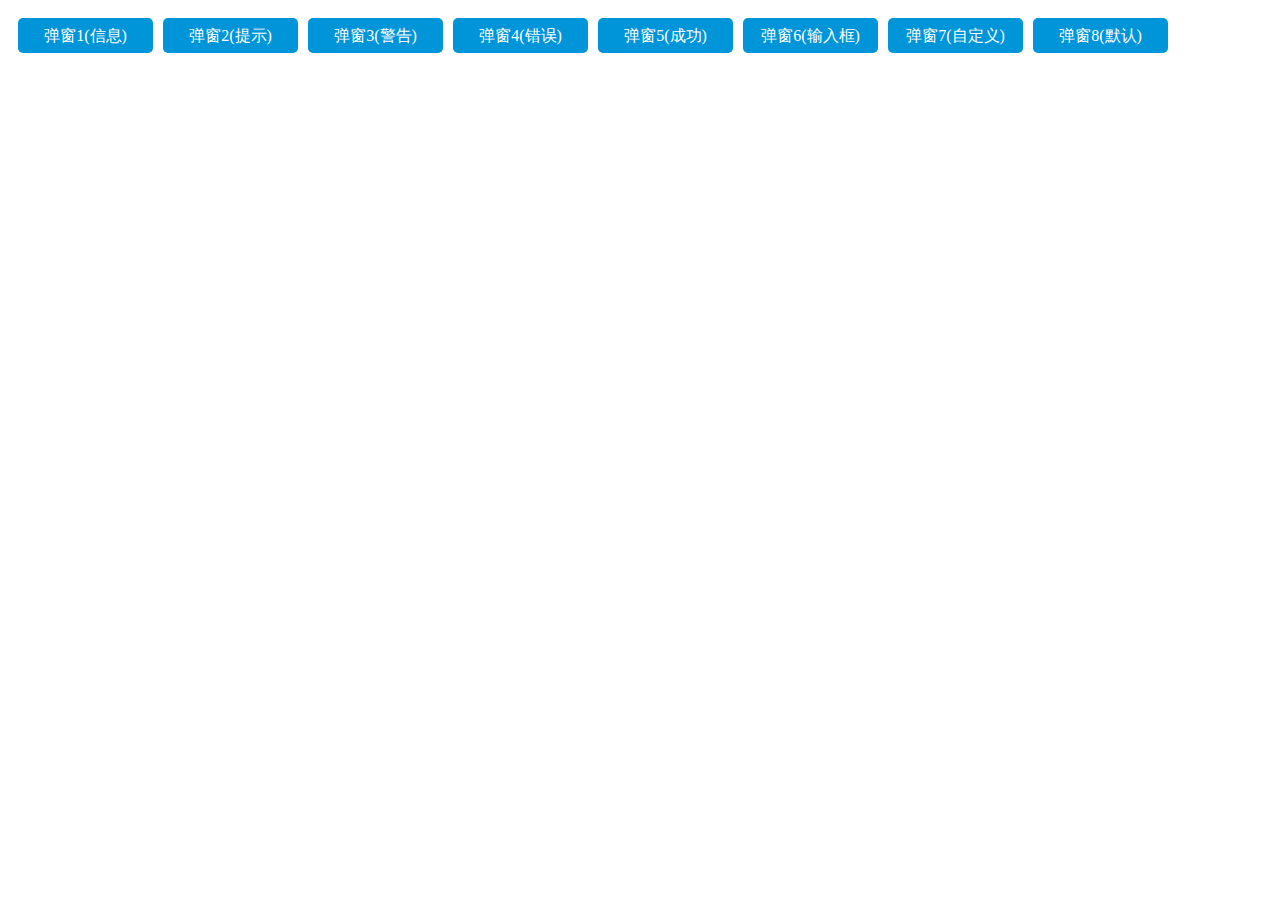
<file: libs/xcConfirm-150317204828/index.html>
<!DOCTYPE html>
<html>
	<head>
		<meta charset="utf-8" />
		<title>Demo</title>
		<link rel="stylesheet" type="text/css" href="css/xcConfirm.css"/>
		<script src="js/jquery-1.9.1.js" type="text/javascript" charset="utf-8"></script>
		<script src="js/xcConfirm.js" type="text/javascript" charset="utf-8"></script>
		<style type="text/css">
			.sgBtn{width: 135px; height: 35px; line-height: 35px; margin-left: 10px; margin-top: 10px; text-align: center; background-color: #0095D9; color: #FFFFFF; float: left; border-radius: 5px;}
		</style>
		<script type="text/javascript">
			$(function(){
				
				$("#btn1").click(function(){
					var txt=  "提示文字，提示文字，提示文字，提示文字，提示文字，提示文字";
					window.wxc.xcConfirm(txt, window.wxc.xcConfirm.typeEnum.info);
				});
				
				$("#btn2").click(function(){
					var txt=  "提示文字，提示文字，提示文字，提示文字，提示文字，提示文字";
					window.wxc.xcConfirm(txt, window.wxc.xcConfirm.typeEnum.confirm);

				});
				
				$("#btn3").click(function(){
					var txt=  "提示文字，提示文字，提示文字，提示文字，提示文字，提示文字";
					window.wxc.xcConfirm(txt, window.wxc.xcConfirm.typeEnum.warning);
				});
				
				$("#btn4").click(function(){
					var txt=  "提示文字，提示文字，提示文字，提示文字，提示文字，提示文字";
					window.wxc.xcConfirm(txt, window.wxc.xcConfirm.typeEnum.error);
				});
				
				$("#btn5").click(function(){
					var txt=  "提示文字，提示文字，提示文字，提示文字，提示文字，提示文字";
					window.wxc.xcConfirm(txt, window.wxc.xcConfirm.typeEnum.success);
				});
				
				$("#btn6").click(function(){
					var txt=  "请输入";
					window.wxc.xcConfirm(txt, window.wxc.xcConfirm.typeEnum.input,{
						onOk:function(v){
							console.log(v);
						}
					});
				});
				
				$("#btn7").click(function(){
					var txt=  "自定义呀";
					var option = {
						title: "自定义",
						btn: parseInt("0011",2),
						onOk: function(){
							console.log("确认啦");
						}
					}
					window.wxc.xcConfirm(txt, "custom", option);
				});
				
				$("#btn8").click(function(){
					var txt=  "默认";
					window.wxc.xcConfirm(txt);
				});
			});
		</script>
	</head>
	<body>
		<div class="" style="height: 768px;">
			<div class="sgBtn" id="btn1">弹窗1(信息)</div>
			<div class="sgBtn" id="btn2">弹窗2(提示)</div>
			<div class="sgBtn" id="btn3">弹窗3(警告)</div>
			<div class="sgBtn" id="btn4">弹窗4(错误)</div>
			<div class="sgBtn" id="btn5">弹窗5(成功)</div>
			<div class="sgBtn" id="btn6">弹窗6(输入框)</div>
			<div class="sgBtn" id="btn7">弹窗7(自定义)</div>
			<div class="sgBtn" id="btn8">弹窗8(默认)</div>
		</div>
	</body>
</html>
</file>
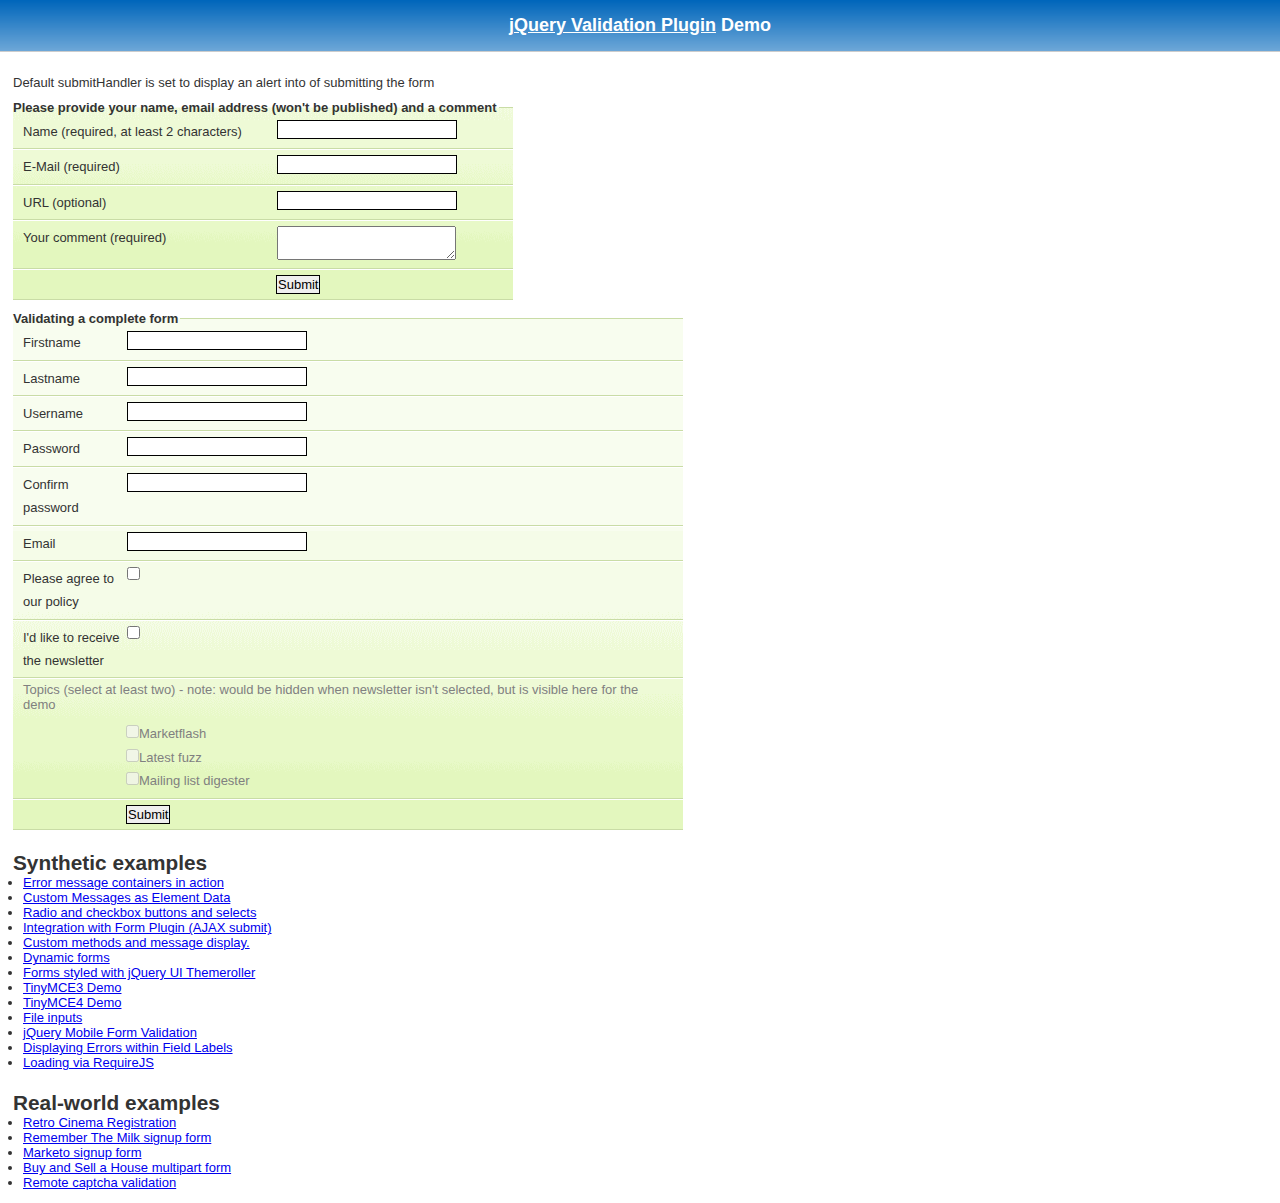
<file: libs/jquery-validation-1.15.0/demo/index.html>
<!DOCTYPE html>
<html lang="en">
<head>
	<meta charset="utf-8">
	<title>jQuery validation plug-in - main demo</title>
	<link rel="stylesheet" href="css/screen.css">
	<script src="../lib/jquery.js"></script>
	<script src="../dist/jquery.validate.js"></script>
	<script>
	$.validator.setDefaults({
		submitHandler: function() {
			alert("submitted!");
		}
	});

	$().ready(function() {
		// validate the comment form when it is submitted
		$("#commentForm").validate();

		// validate signup form on keyup and submit
		$("#signupForm").validate({
			rules: {
				firstname: "required",
				lastname: "required",
				username: {
					required: true,
					minlength: 2
				},
				password: {
					required: true,
					minlength: 5
				},
				confirm_password: {
					required: true,
					minlength: 5,
					equalTo: "#password"
				},
				email: {
					required: true,
					email: true
				},
				topic: {
					required: "#newsletter:checked",
					minlength: 2
				},
				agree: "required"
			},
			messages: {
				firstname: "Please enter your firstname",
				lastname: "Please enter your lastname",
				username: {
					required: "Please enter a username",
					minlength: "Your username must consist of at least 2 characters"
				},
				password: {
					required: "Please provide a password",
					minlength: "Your password must be at least 5 characters long"
				},
				confirm_password: {
					required: "Please provide a password",
					minlength: "Your password must be at least 5 characters long",
					equalTo: "Please enter the same password as above"
				},
				email: "Please enter a valid email address",
				agree: "Please accept our policy",
				topic: "Please select at least 2 topics"
			}
		});

		// propose username by combining first- and lastname
		$("#username").focus(function() {
			var firstname = $("#firstname").val();
			var lastname = $("#lastname").val();
			if (firstname && lastname && !this.value) {
				this.value = firstname + "." + lastname;
			}
		});

		//code to hide topic selection, disable for demo
		var newsletter = $("#newsletter");
		// newsletter topics are optional, hide at first
		var inital = newsletter.is(":checked");
		var topics = $("#newsletter_topics")[inital ? "removeClass" : "addClass"]("gray");
		var topicInputs = topics.find("input").attr("disabled", !inital);
		// show when newsletter is checked
		newsletter.click(function() {
			topics[this.checked ? "removeClass" : "addClass"]("gray");
			topicInputs.attr("disabled", !this.checked);
		});
	});
	</script>
	<style>
	#commentForm {
		width: 500px;
	}
	#commentForm label {
		width: 250px;
	}
	#commentForm label.error, #commentForm input.submit {
		margin-left: 253px;
	}
	#signupForm {
		width: 670px;
	}
	#signupForm label.error {
		margin-left: 10px;
		width: auto;
		display: inline;
	}
	#newsletter_topics label.error {
		display: none;
		margin-left: 103px;
	}
	</style>
</head>
<body>
<h1 id="banner"><a href="http://jqueryvalidation.org/">jQuery Validation Plugin</a> Demo</h1>
<div id="main">
	<p>Default submitHandler is set to display an alert into of submitting the form</p>
	<form class="cmxform" id="commentForm" method="get" action="">
		<fieldset>
			<legend>Please provide your name, email address (won't be published) and a comment</legend>
			<p>
				<label for="cname">Name (required, at least 2 characters)</label>
				<input id="cname" name="name" minlength="2" type="text" required>
			</p>
			<p>
				<label for="cemail">E-Mail (required)</label>
				<input id="cemail" type="email" name="email" required>
			</p>
			<p>
				<label for="curl">URL (optional)</label>
				<input id="curl" type="url" name="url">
			</p>
			<p>
				<label for="ccomment">Your comment (required)</label>
				<textarea id="ccomment" name="comment" required></textarea>
			</p>
			<p>
				<input class="submit" type="submit" value="Submit">
			</p>
		</fieldset>
	</form>
	<form class="cmxform" id="signupForm" method="get" action="">
		<fieldset>
			<legend>Validating a complete form</legend>
			<p>
				<label for="firstname">Firstname</label>
				<input id="firstname" name="firstname" type="text">
			</p>
			<p>
				<label for="lastname">Lastname</label>
				<input id="lastname" name="lastname" type="text">
			</p>
			<p>
				<label for="username">Username</label>
				<input id="username" name="username" type="text">
			</p>
			<p>
				<label for="password">Password</label>
				<input id="password" name="password" type="password">
			</p>
			<p>
				<label for="confirm_password">Confirm password</label>
				<input id="confirm_password" name="confirm_password" type="password">
			</p>
			<p>
				<label for="email">Email</label>
				<input id="email" name="email" type="email">
			</p>
			<p>
				<label for="agree">Please agree to our policy</label>
				<input type="checkbox" class="checkbox" id="agree" name="agree">
			</p>
			<p>
				<label for="newsletter">I'd like to receive the newsletter</label>
				<input type="checkbox" class="checkbox" id="newsletter" name="newsletter">
			</p>
			<fieldset id="newsletter_topics">
				<legend>Topics (select at least two) - note: would be hidden when newsletter isn't selected, but is visible here for the demo</legend>
				<label for="topic_marketflash">
					<input type="checkbox" id="topic_marketflash" value="marketflash" name="topic">Marketflash
				</label>
				<label for="topic_fuzz">
					<input type="checkbox" id="topic_fuzz" value="fuzz" name="topic">Latest fuzz
				</label>
				<label for="topic_digester">
					<input type="checkbox" id="topic_digester" value="digester" name="topic">Mailing list digester
				</label>
				<label for="topic" class="error">Please select at least two topics you'd like to receive.</label>
			</fieldset>
			<p>
				<input class="submit" type="submit" value="Submit">
			</p>
		</fieldset>
	</form>
	<h3>Synthetic examples</h3>
	<ul>
		<li><a href="errorcontainer-demo.html">Error message containers in action</a>
		</li>
		<li><a href="custom-messages-data-demo.html">Custom Messages as Element Data</a>
		</li>
		<li><a href="radio-checkbox-select-demo.html">Radio and checkbox buttons and selects</a>
		</li>
		<li><a href="ajaxSubmit-integration-demo.html">Integration with Form Plugin (AJAX submit)</a>
		</li>
		<li><a href="custom-methods-demo.html">Custom methods and message display.</a>
		</li>
		<li><a href="dynamic-totals.html">Dynamic forms</a>
		</li>
		<li><a href="themerollered.html">Forms styled with jQuery UI Themeroller</a>
		</li>
		<li><a href="tinymce/">TinyMCE3 Demo</a>
		</li>
		<li><a href="tinymce4/">TinyMCE4 Demo</a>
		</li>
		<li><a href="file_input.html">File inputs</a>
		</li>
		<li><a href="jquerymobile.html">jQuery Mobile Form Validation</a>
		</li>
		<li><a href="errors-within-labels.html">Displaying Errors within Field Labels</a>
		</li>
		<li><a href="requirejs/index.html">Loading via RequireJS</a>
		</li>
	</ul>
	<h3>Real-world examples</h3>
	<ul>
		<li><a href="cinema/">Retro Cinema Registration</a></li>
		<li><a href="milk/">Remember The Milk signup form</a></li>
		<li><a href="marketo/">Marketo signup form</a></li>
		<li><a href="multipart/">Buy and Sell a House multipart form</a></li>
		<li><a href="captcha/">Remote captcha validation</a></li>
	</ul>
</div>
</body>
</html>
</file>
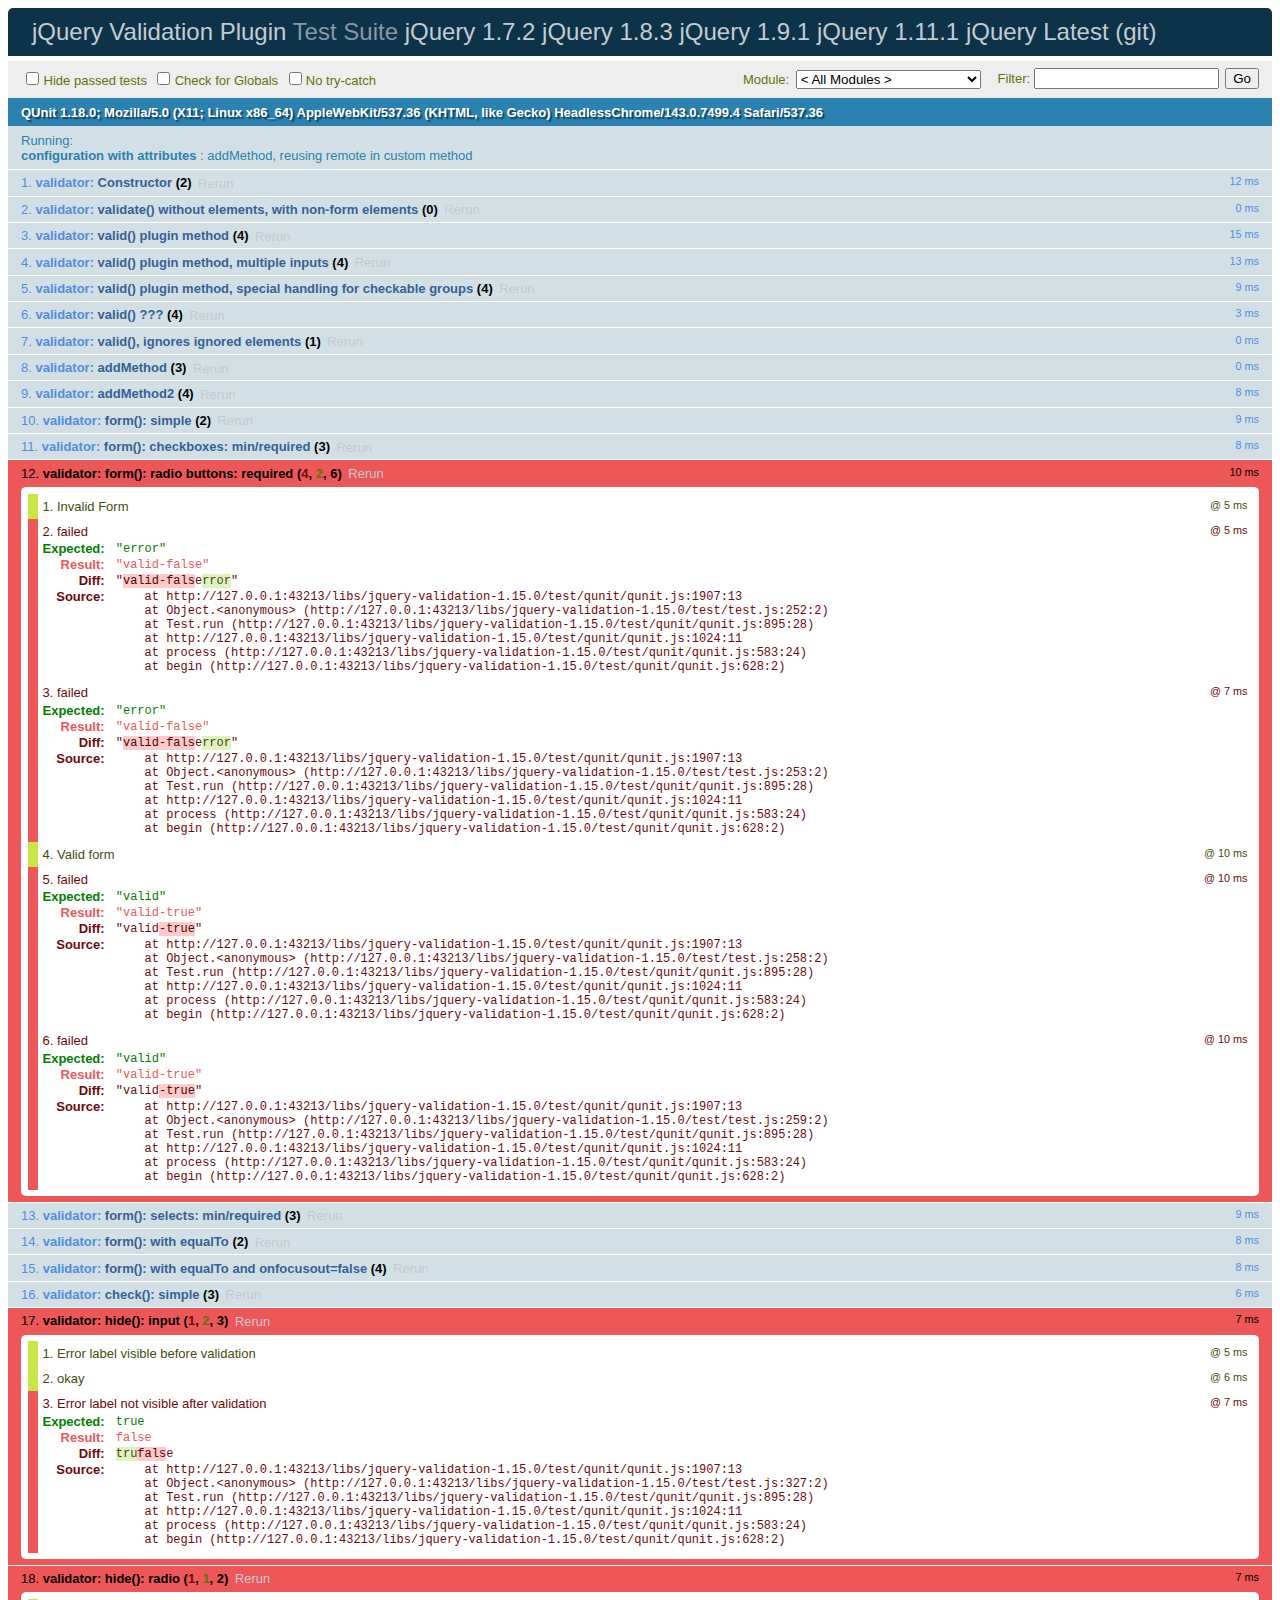
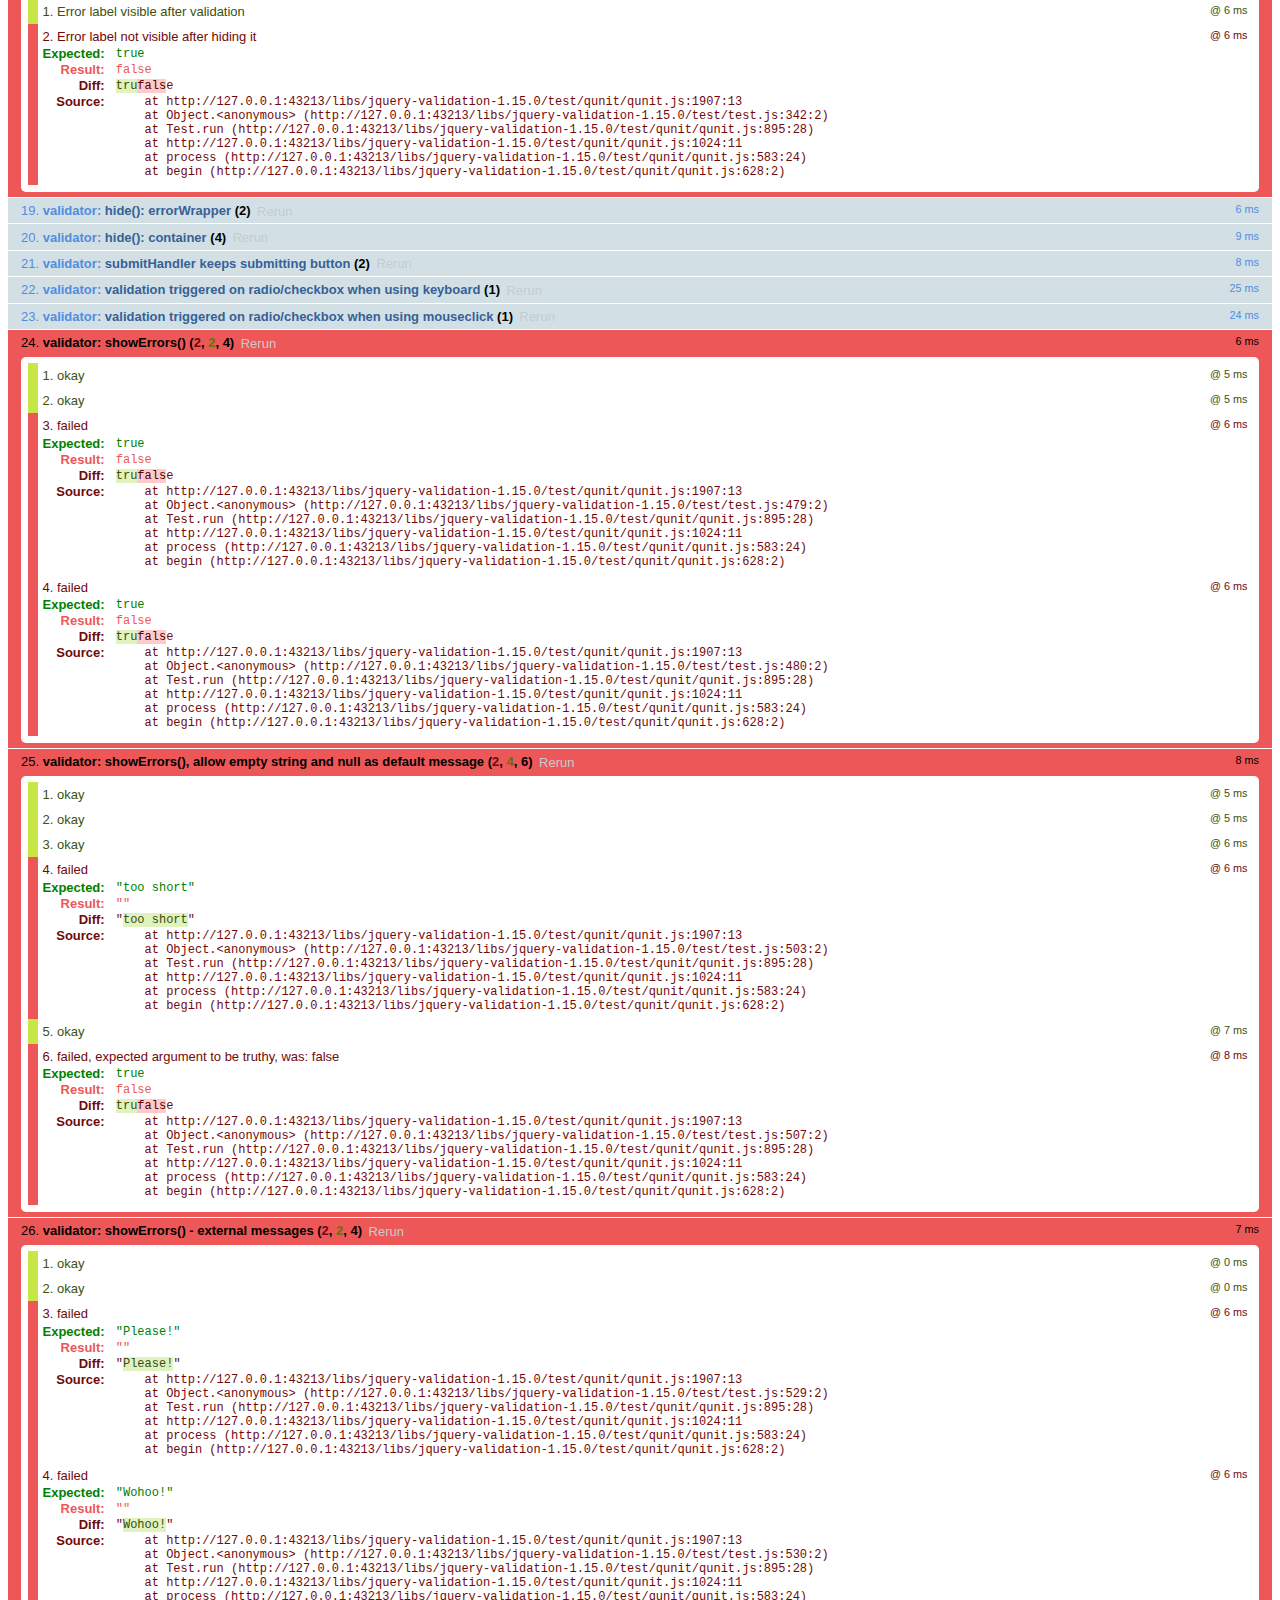
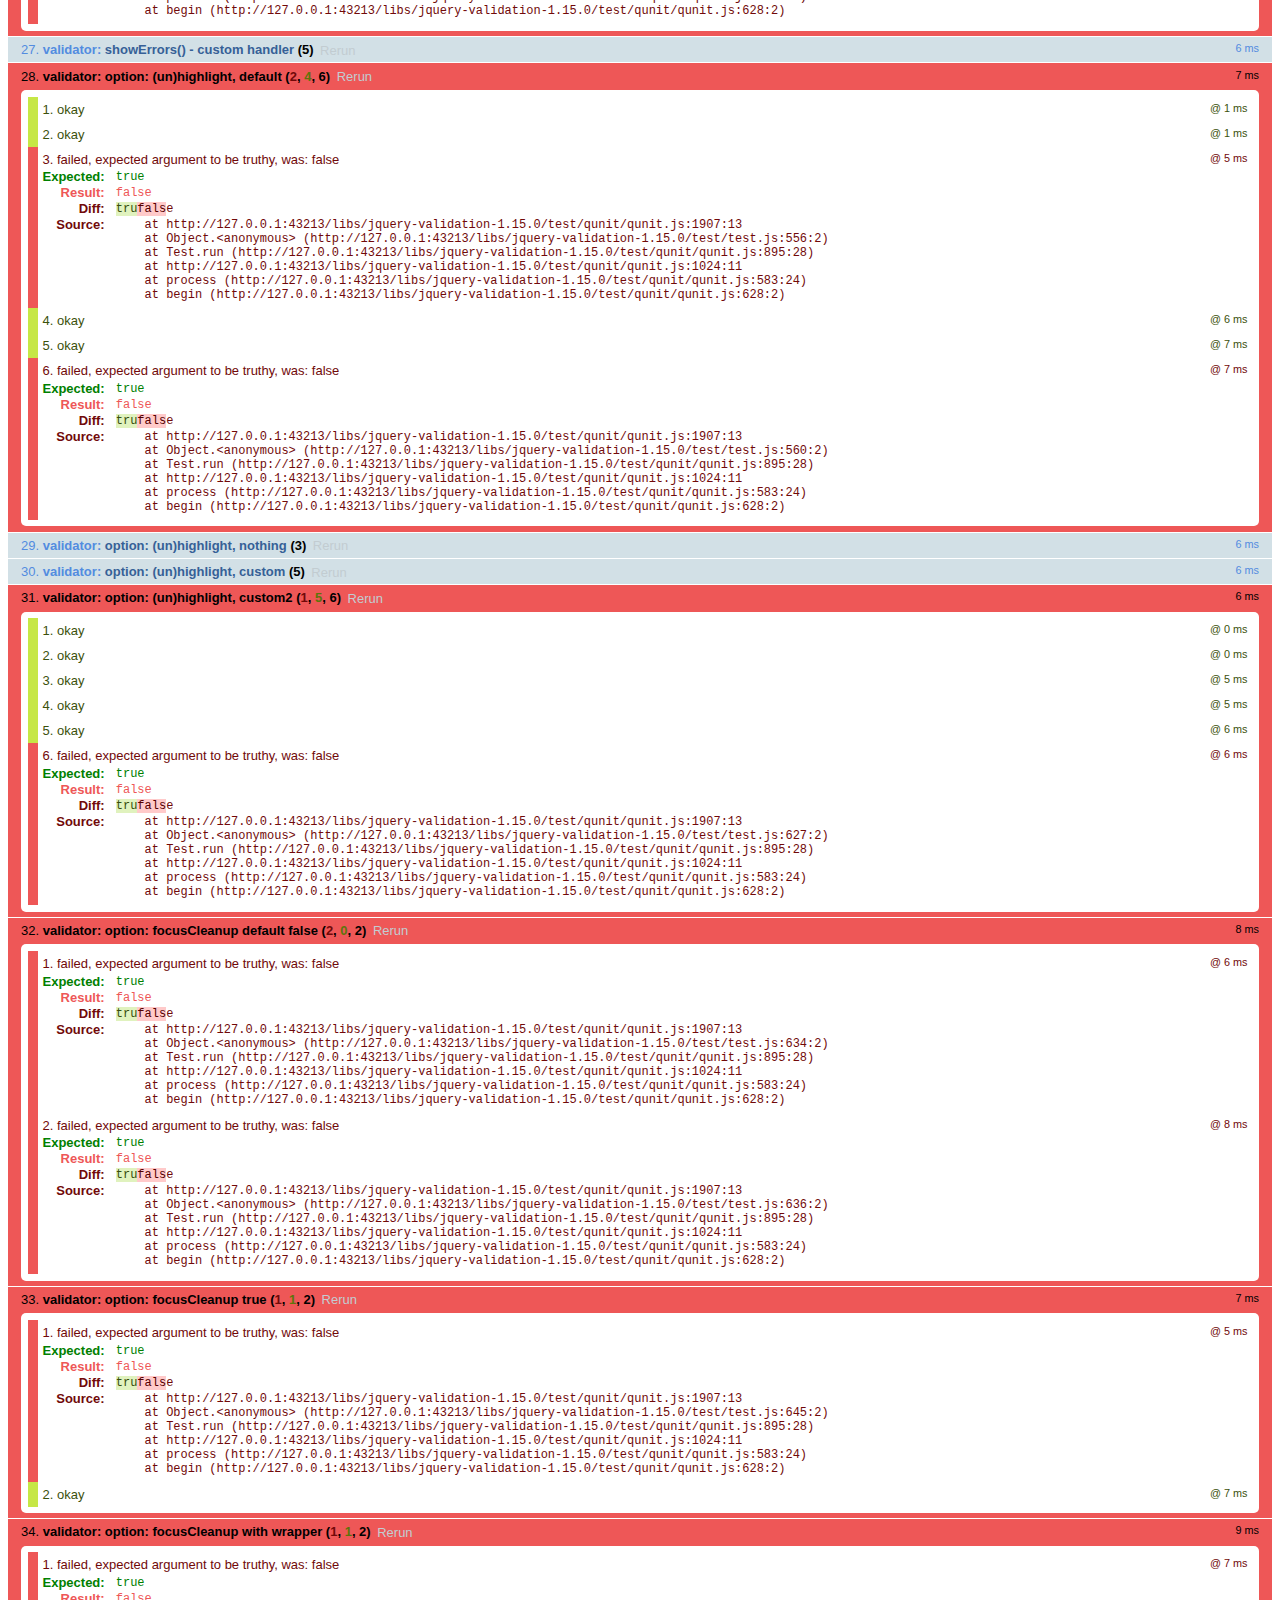
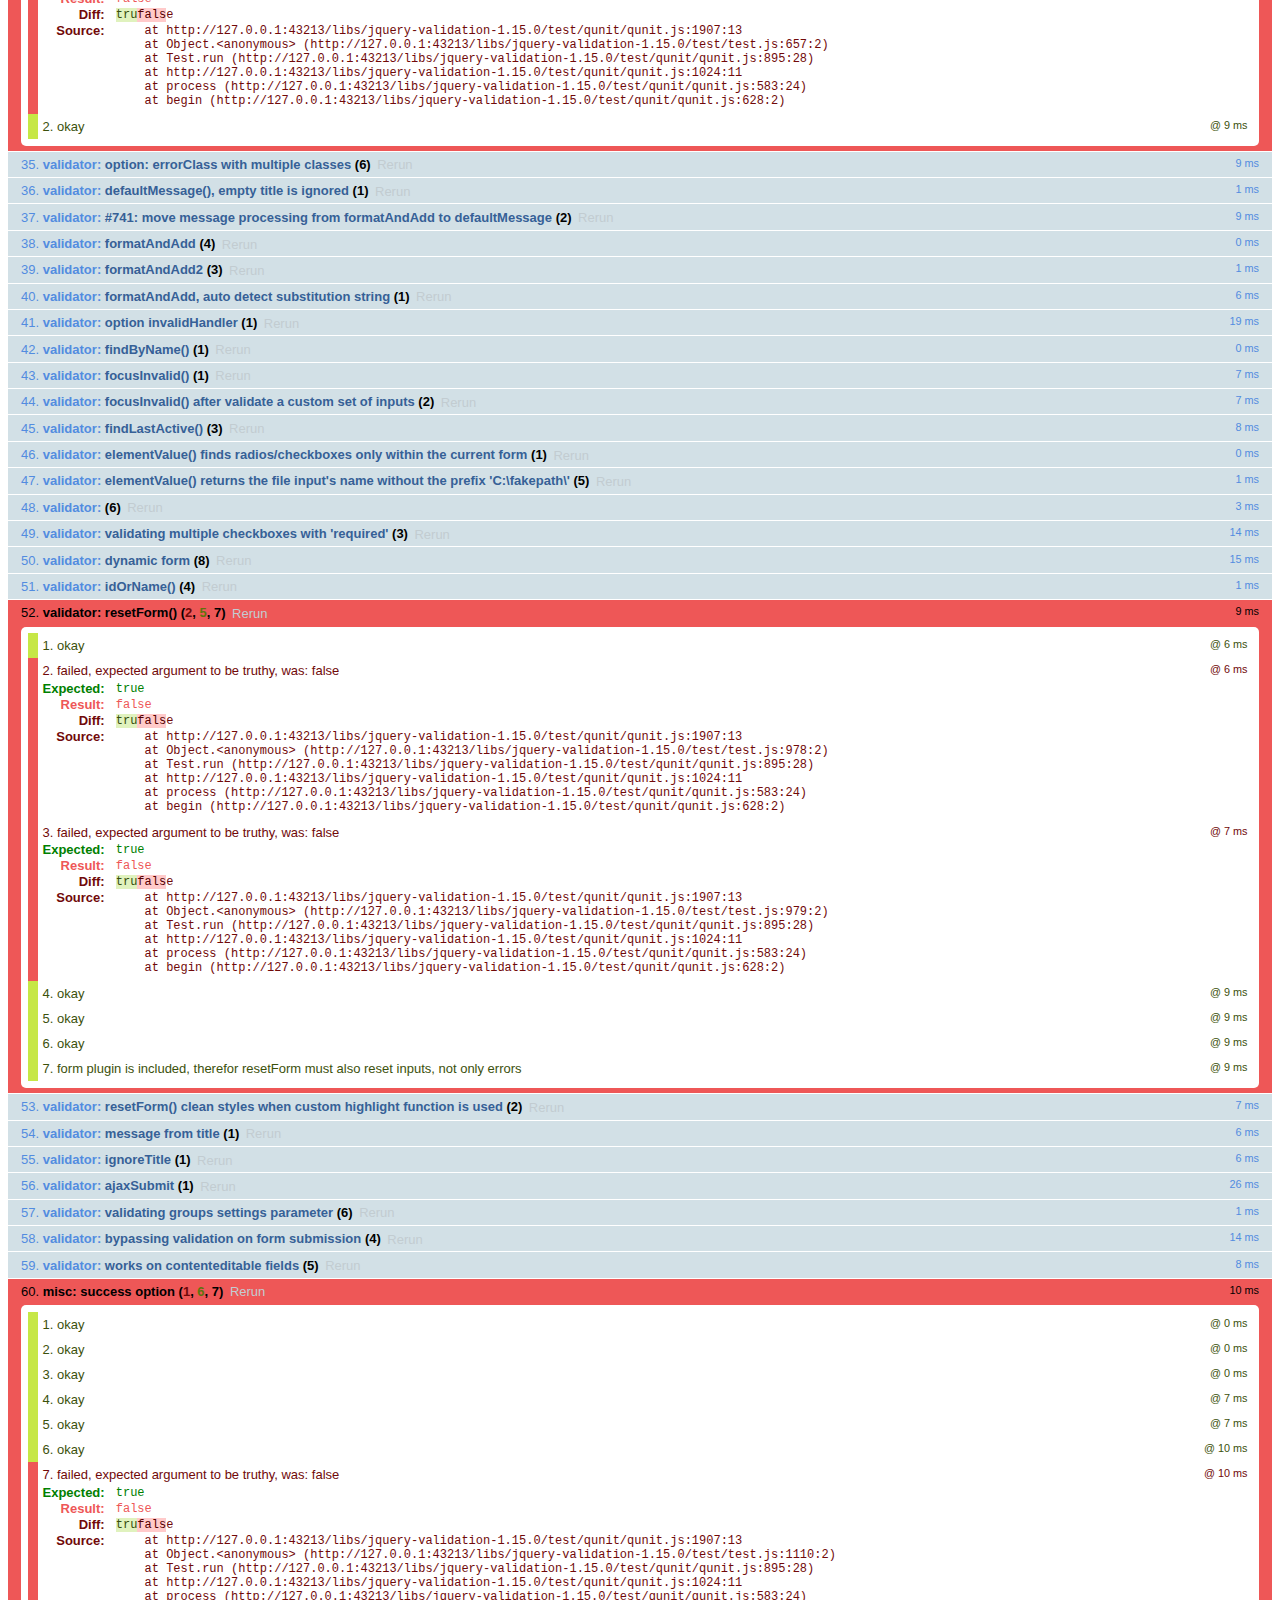
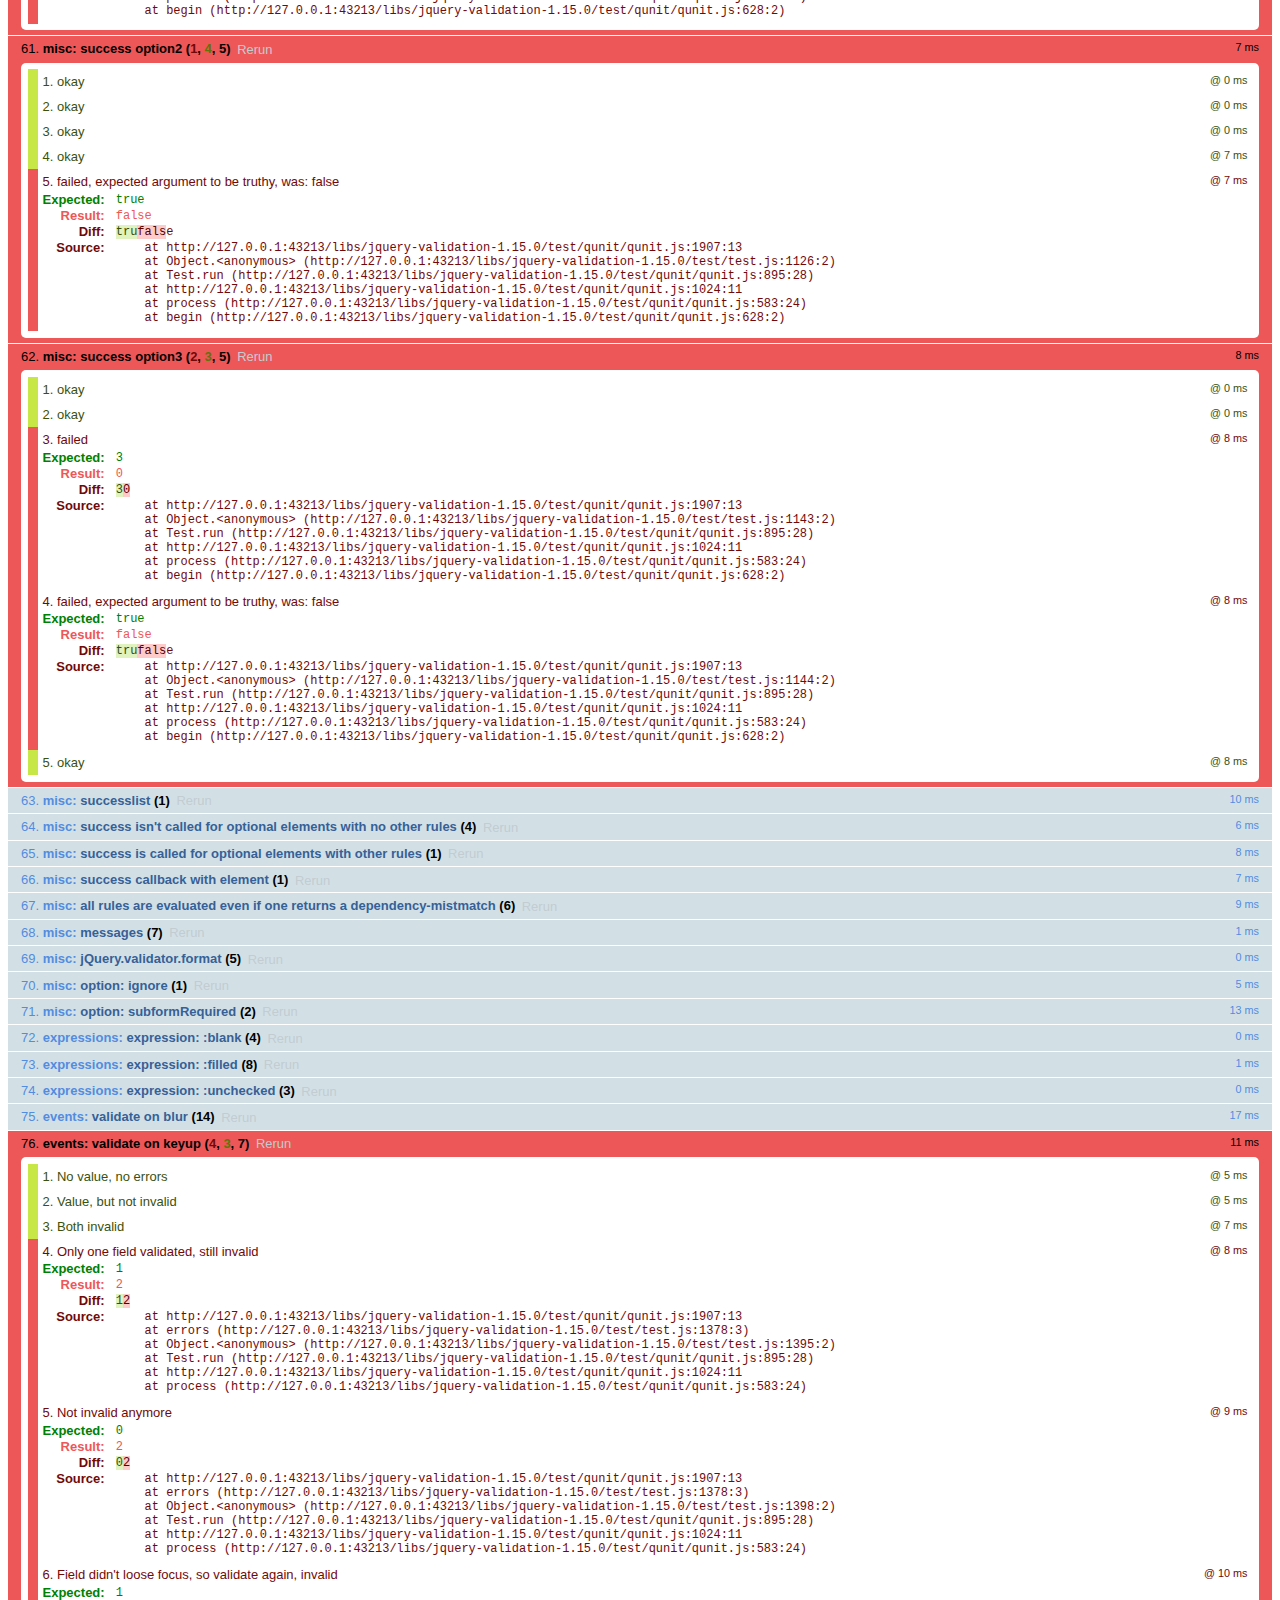
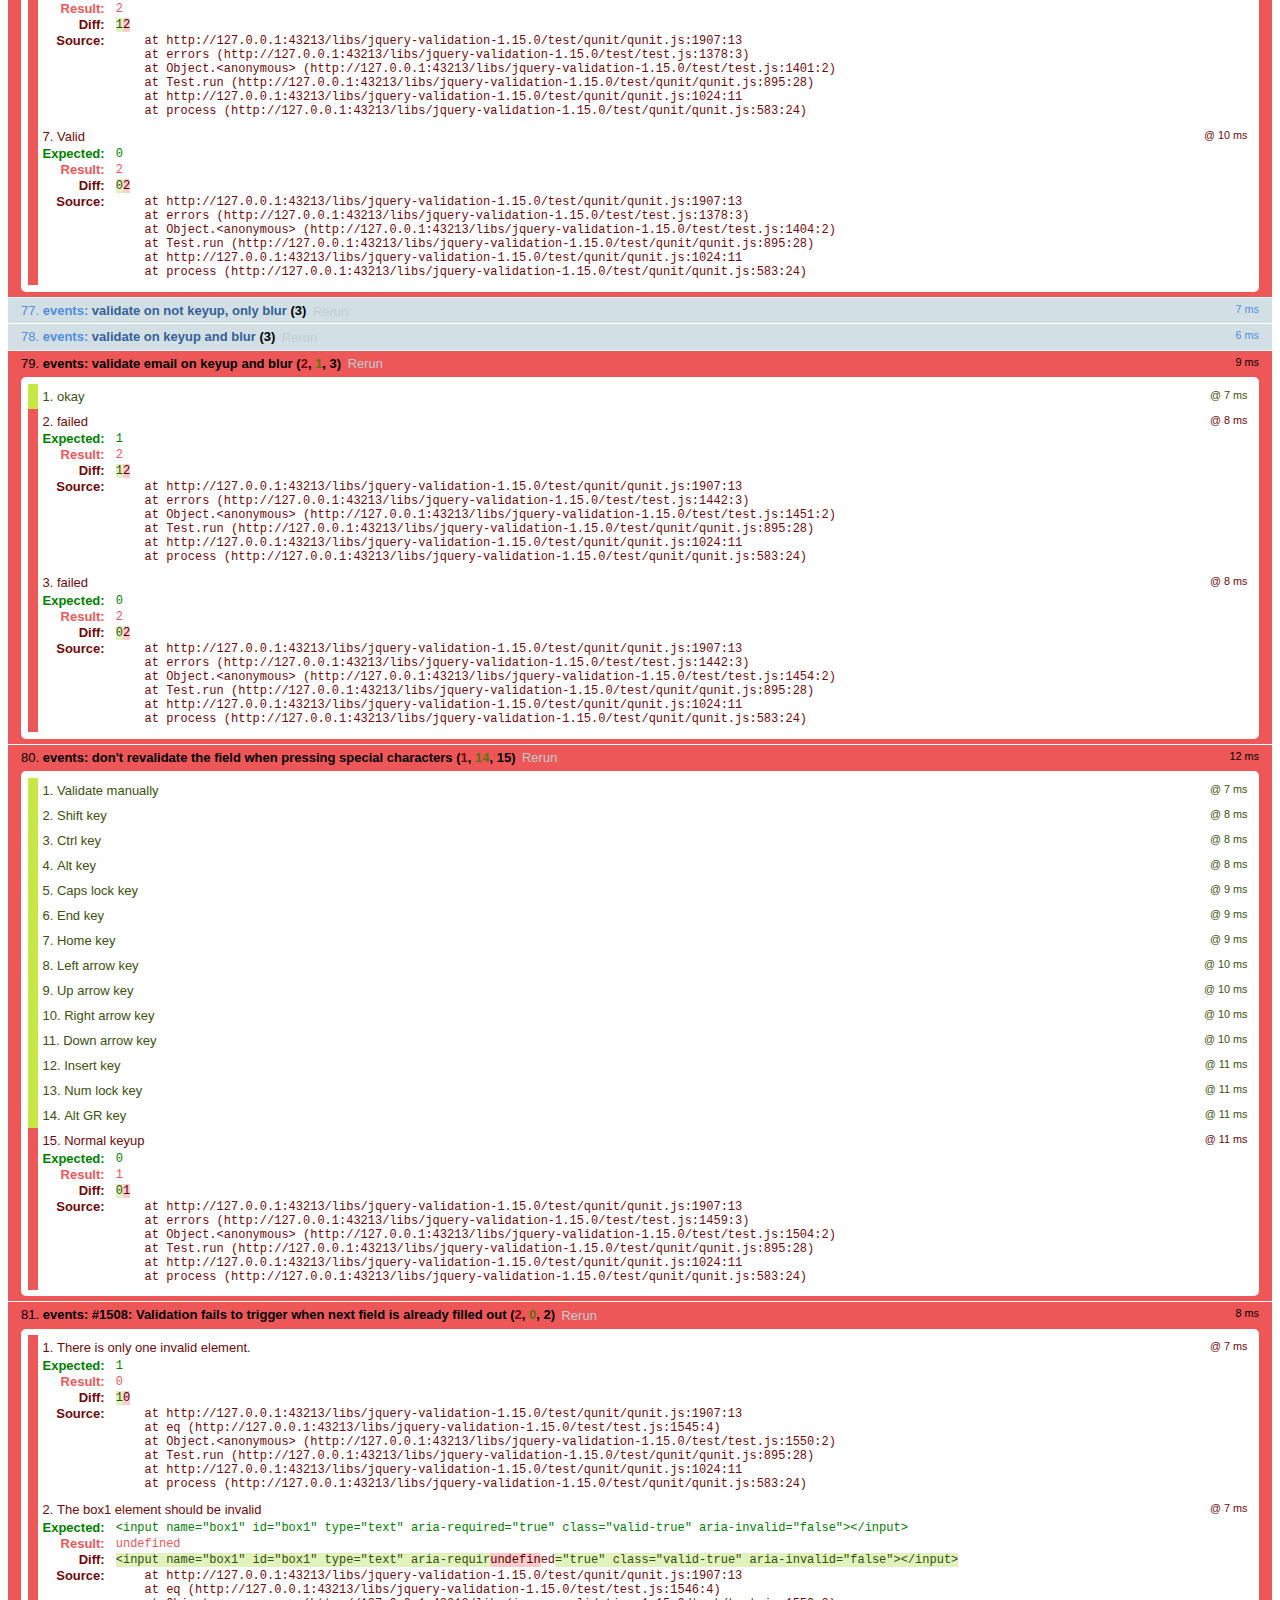
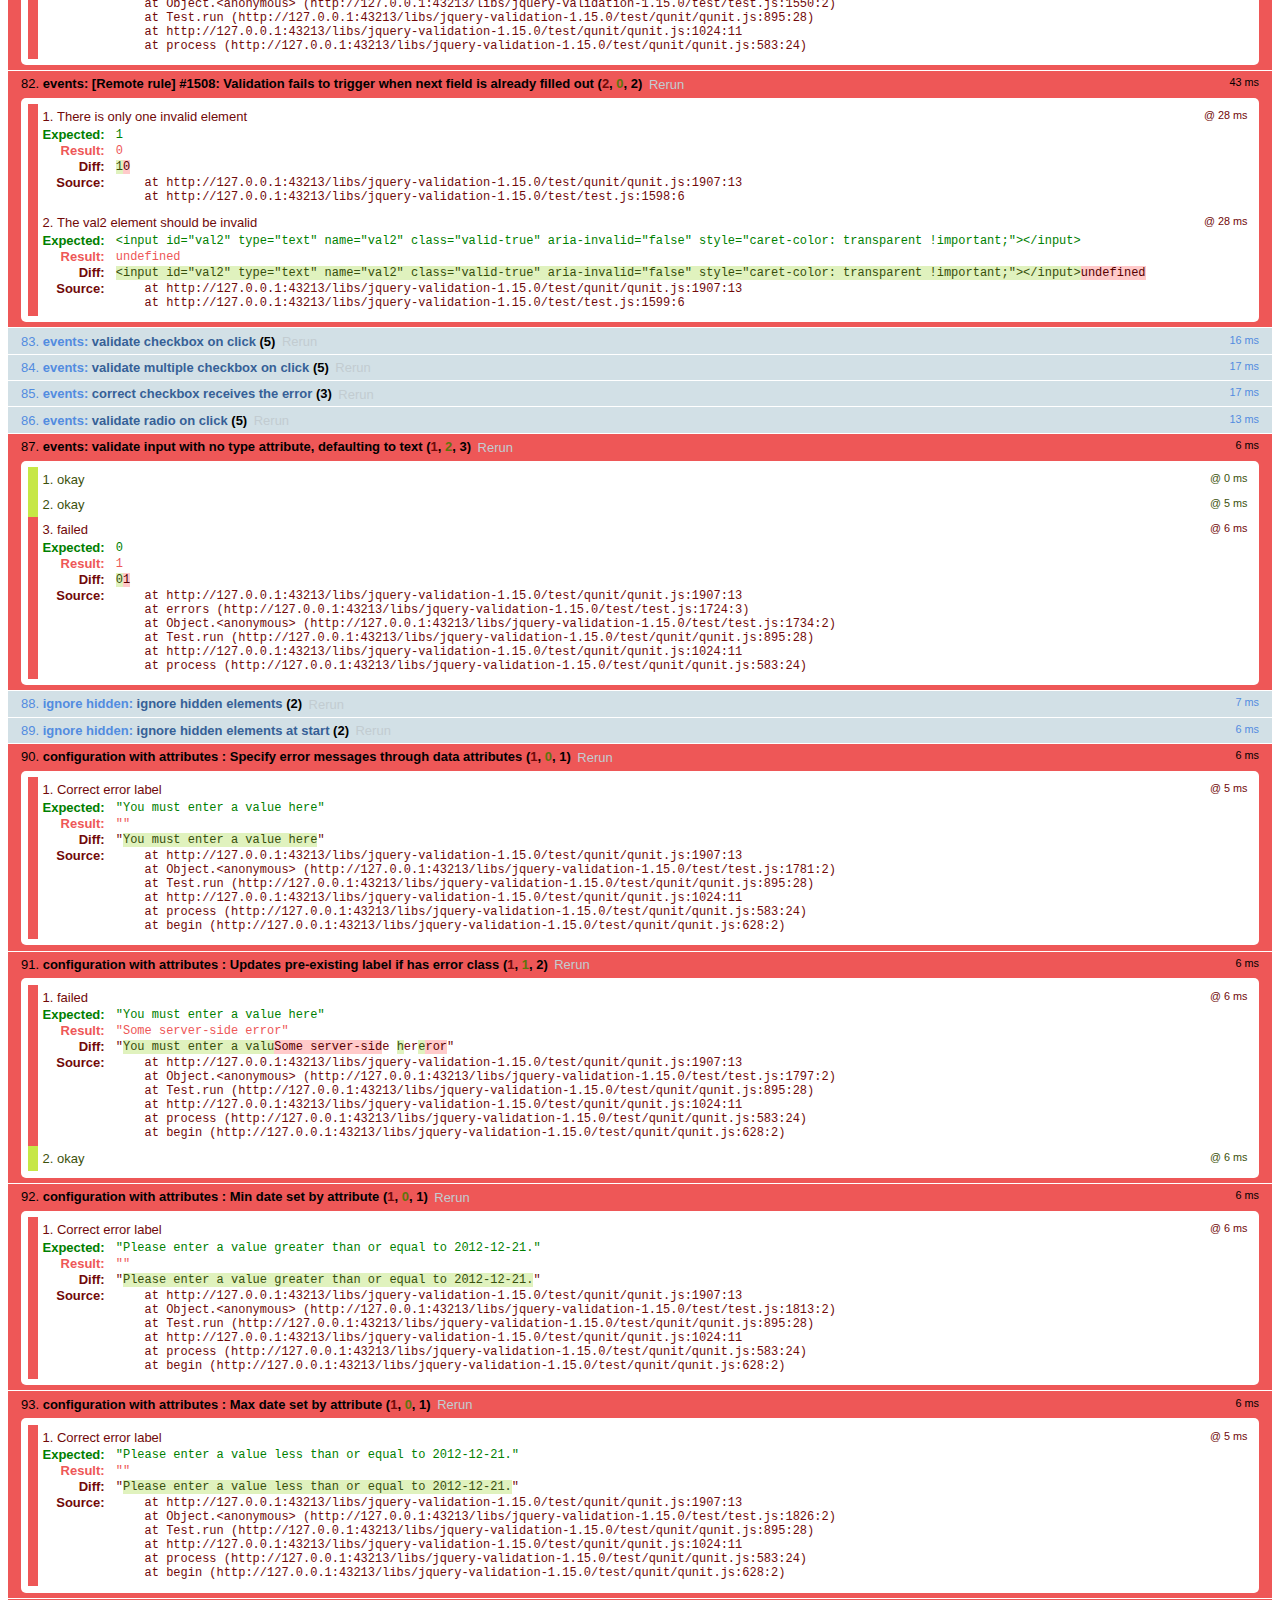
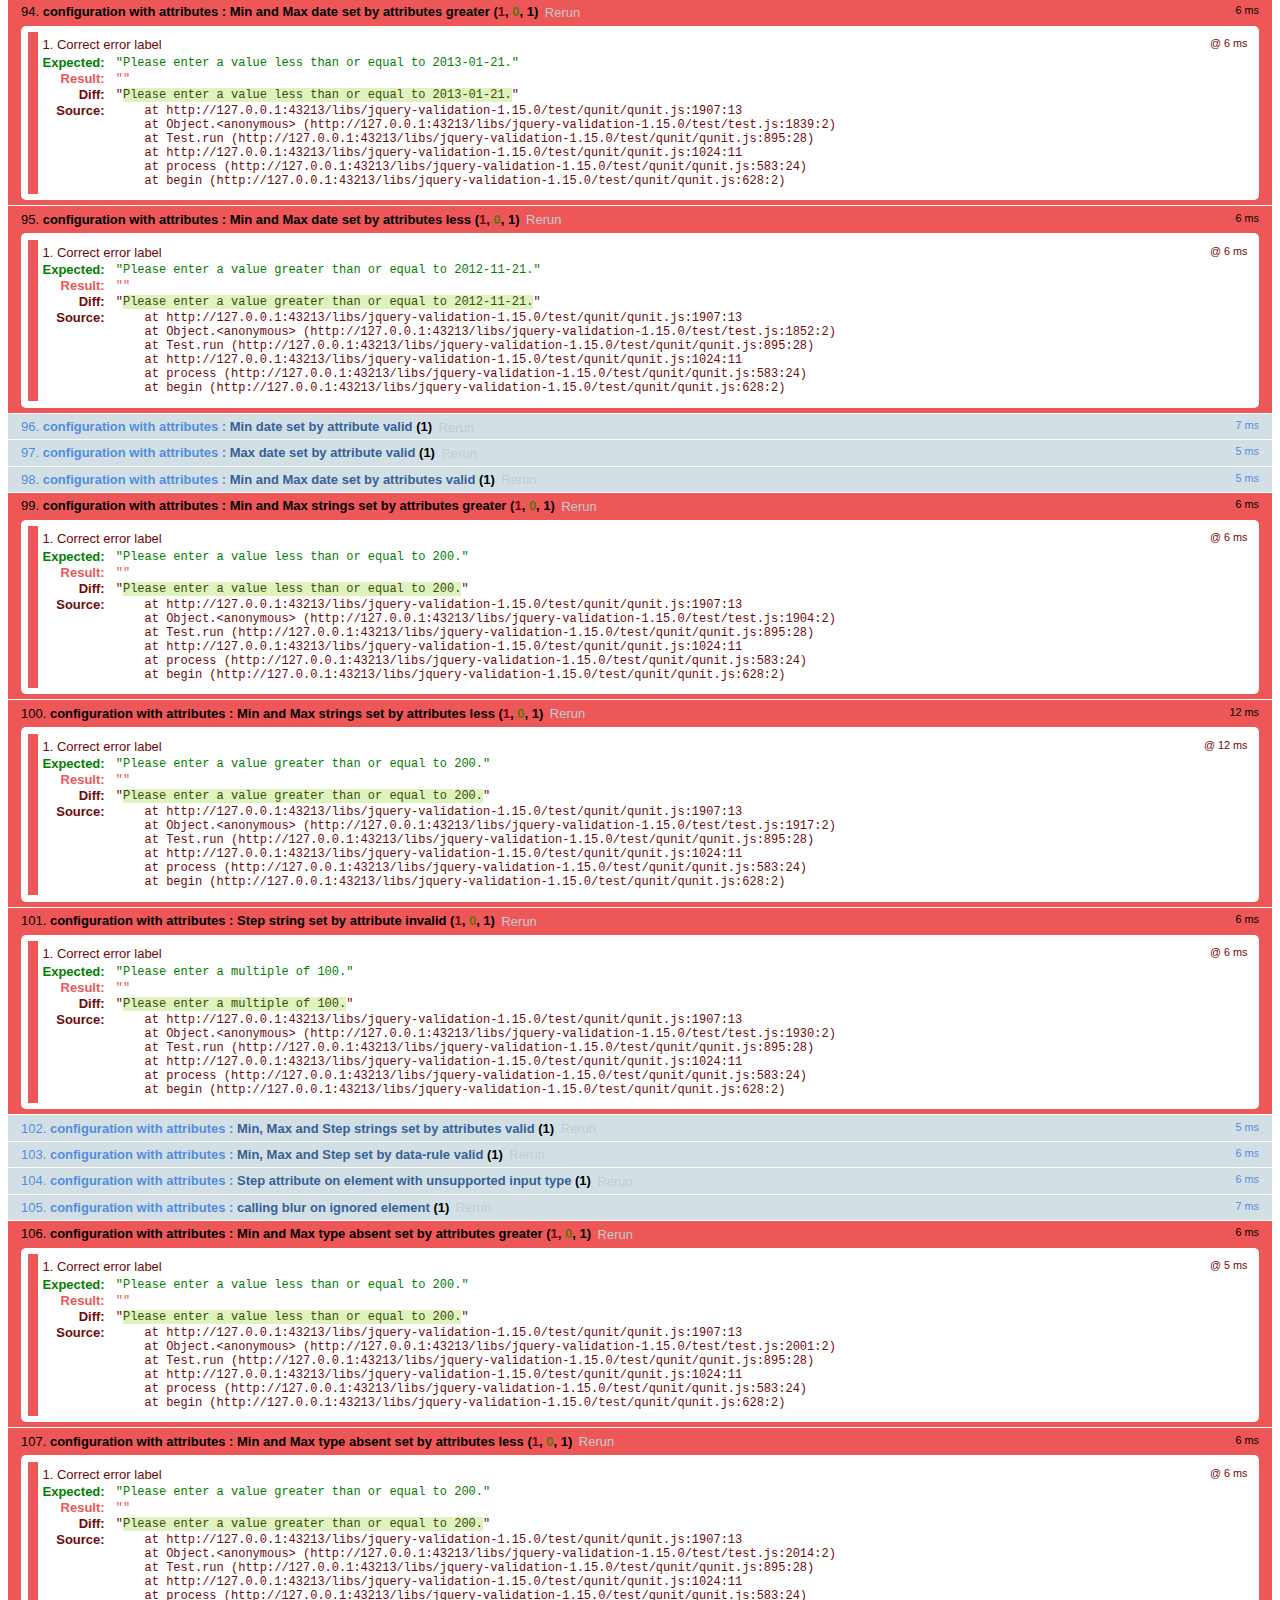
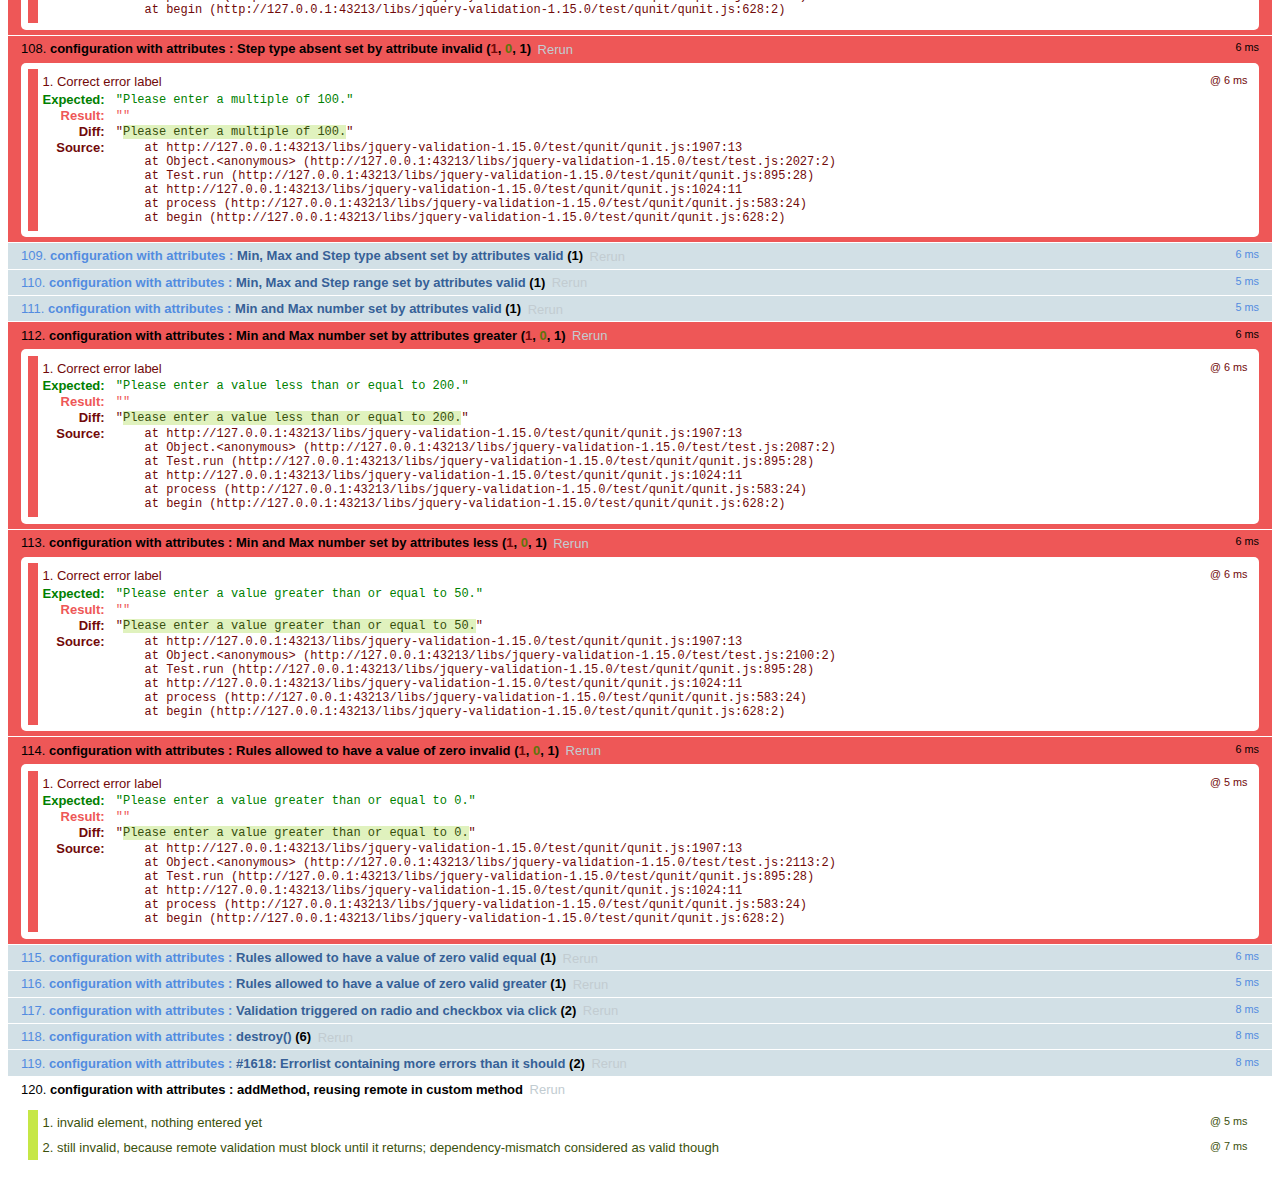
<file: libs/jquery-validation-1.15.0/test/index.html>
<!DOCTYPE html>
<html id="html">
<head>
	<meta charset="utf-8">
	<title>jQuery - Validation Test Suite</title>
	<link rel="stylesheet" href="qunit/qunit.css">
	<script src="../lib/jquery.js"></script>
	<script src="../lib/jquery.simulate.js"></script>
	<script src="../lib/jquery.form.js"></script>
	<script src="qunit/qunit.js"></script>
	<script src="../lib/jquery.mockjax.js"></script>
	<script src="../dist/jquery.validate.js"></script>
	<script src="../dist/additional-methods.js"></script>
	<script src="test.js"></script>
	<script src="rules.js"></script>
	<script src="messages.js"></script>
	<script src="methods.js"></script>
	<script src="additional/creditcard.js"></script>
	<script src="aria.js"></script>
	<script src="error-placement.js"></script>
</head>
<body id="body">
<h1 id="qunit-header">
	<a href="http://jqueryvalidation.org/">jQuery Validation Plugin</a> Test Suite
	<a href="?jquery=1.7.2">jQuery 1.7.2</a>
	<a href="?jquery=1.8.3">jQuery 1.8.3</a>
	<a href="?jquery=1.9.1">jQuery 1.9.1</a>
	<a href="?jquery=1.11.1">jQuery 1.11.1</a>
	<a href="?jquery=git">jQuery Latest (git)</a>
</h1>
<div>
</div>
<h2 id="qunit-banner"></h2>
<div id="qunit-testrunner-toolbar"></div>
<h2 id="qunit-userAgent"></h2>
<ol id="qunit-tests"></ol>
<!-- Test HTML -->
<div id="other" style="display:none;">
	<input type="password" name="pw1" id="pw1" value="engfeh">
	<input type="password" name="pw2" id="pw2" value="">
</div>
<div id="qunit-fixture">
	<p id="firstp">See <a id="simon1" href="http://simon.incutio.com/archive/2003/03/25/#getElementsBySelector" rel="bookmark">this blog entry</a> for more information.</p>
	<p id="ap">
		Here are some links in a normal paragraph: <a id="google" href="http://www.google.com/" title="Google!">Google</a>,
		<a id="groups" href="http://groups.google.com/">Google Groups</a>. This link has
		<code><a href="#" id="anchor1">class="blog"</a>
		</code>:
		<a href="http://diveintomark.org/" class="blog" hreflang="en" id="mark">diveintomark</a>
	</p>
	<div id="foo">
		<p id="sndp">Everything inside the red border is inside a div with
			<code>id="foo"</code>.</p>
		<p lang="en" id="en">This is a normal link: <a id="yahoo" href="http://www.yahoo.com/" class="blogTest">Yahoo</a>
		</p>
		<p id="sap">This link has
			<code><a href="#2" id="anchor2">class="blog"</a>
			</code>: <a href="http://simon.incutio.com/" class="blog link" id="simon">Simon Willison's Weblog</a>
		</p>
	</div>
	<p id="first">Try them out:</p>
	<ul id="firstUL"></ul>
	<ol id="empty"></ol>
	<form id="testForm1">
		<input type="text" data-rule-required="true" data-rule-minlength="2" title="buga" name="firstname" id="firstname">
		<label id="errorFirstname" for="firstname" class="error">error for firstname</label>
		<input type="text" data-rule-required="true" title="buga" name="lastname" id="lastname">
		<input type="text" data-rule-required="true" title="something" name="something" id="something" value="something">
	</form>
	<form id="testForm1clean">
		<input title="buga" name="firstnamec" id="firstnamec">
		<label id="errorFirstnamec" for="firstnamec" class="error">error for firstname</label>
		<input title="buga" name="lastname" id="lastnamec">
		<input name="username" id="usernamec">
		<input id="urlc" type="text" name="urlc">
	</form>
	<form id="userForm">
		<input type="text" data-rule-required="true" name="username" id="username">
		<input type="submit" name="submitButton" value="submitButtonValue">
	</form>
	<form id="signupForm" action="form.php">
		<input id="user" name="user" title="Please enter your username (at least 3 characters)" data-rule-required="true" data-rule-minlength="3">
		<input type="password" name="password" id="password" data-rule-required="true" data-rule-minlength="5">
	</form>
	<form id="testForm2">
		<input data-rule-required="true" type="radio" name="agree" id="agb">
		<label for="agree" id="agreeLabel" class="xerror">error for agb</label>
	</form>
	<form id="testForm3">
		<select data-rule-required="true" name="meal" id="meal">
			<option value="">Please select...</option>
			<option value="1">Food</option>
			<option value="2">Milk</option>
		</select>
	</form>
	<div class="error" id="errorContainer">
		<ul>
			<li class="error" id="errorWrapper">
				<label for="meal" id="mealLabel" class="error">error for meal</label>
			</li>
		</ul>
	</div>
	<form id="testForm4">
		<input data-rule-foo="true" name="f1" id="f1">
		<input data-rule-bar="true" name="f2" id="f2">
	</form>
	<form id="testForm5">
		<input data-rule-equalto="#x2" value="x" name="x1" id="x1">
		<input data-rule-equalto="#x1" value="y" name="x2" id="x2">
	</form>
	<form id="testForm6">
		<input data-rule-required="true" data-rule-minlength="2" type="checkbox" name="check" id="form6check1">
		<input type="checkbox" name="check" id="form6check2">
	</form>
	<form id="testForm7">
		<select data-rule-required="true" data-rule-minlength="2" name="selectf7" id="selectf7" multiple="multiple">
			<option id="optionxa" value="0">0</option>
			<option id="optionxb" value="1">1</option>
			<option id="optionxc" value="2">2</option>
			<option id="optionxd" value="3">3</option>
		</select>
	</form>
	<form id="dateRangeForm">
		<input id="fromDate" name="fromDate" class="requiredDateRange" value="x">
		<input id="toDate" name="toDate" class="requiredDateRange" value="y">
		<span class="errorContainer"></span>
	</form>
	<form id="testForm8">
		<input id="form8input" data-rule-required="true" data-rule-number="true" data-rule-rangelength="2,8" name="abc">
		<input type="radio" name="radio1">
	</form>
	<form id="testForm9">
		<input id="testEmail9" data-rule-required="true" data-rule-email="true" data-msg-required="required" data-msg-email="email">
		<input id="testGeneric9" data-rule-required="true" data-rule-email="true" data-msg="generic" data-msg-email="email">
	</form>
	<form id="testForm10">
		<input type="radio" name="testForm10Radio" value="1" id="testForm10Radio1">
		<input type="radio" name="testForm10Radio" value="2" id="testForm10Radio2">
	</form>
	<form id="testForm11">
		<!-- HTML5 -->
		<input required type="text" name="testForm11Text" id="testForm11text1">
	</form>
	<form id="testForm12">
		<!-- empty "type" attribute -->
		<input name="testForm12text" id="testForm12text" data-rule-required="true">
	</form>
	<form id="testForm13">
		<select id="cars-select" name="cars" title="Please select at least two cars, but no more than three" required rangelength="[2,3]" multiple="multiple">
			<option value="m_sl">Mercedes SL</option>
			<option value="o_c">Opel Corsa</option>
			<option value="vw_p">VW Polo</option>
			<option value="t_s">Titanic Skoda</option>
		</select>
	</form>
	<form id="testForm14">
		<!-- test existing "label" error holder -->
		<input name="testForm14text" id="testForm14text" data-rule-required="true" data-msg="required">
		<label for="testForm14text" class="error"></label>
	</form>
	<form id="testForm16">
		<!-- test existing "label" attribute -->
		<input name="testForm16text" id="testForm16text" data-rule-required="true" data-msg="missing">
		<label for="testForm16text" class="title">Field Label</label>
	</form>
	<form id="testForm15">
		<!-- test existing non-label error holder -->
		<input name="testForm15text" id="testForm15text" data-rule-required="true" data-msg="required" aria-describedby="testForm15text-error">
		<span id="testForm15text-error" class="error"></span>
	</form>
	<form id="testForm17">
		<!-- test existing non-error aria-describedby -->
		<label for="testForm17text">My Label</label>
		<input name="testForm17text" id="testForm17text" data-rule-required="true" data-msg="required" aria-describedby="testForm17text-description">
		<span id="testForm17text-description">This is where you enter your data</span>
	</form>
	<form id="testForm18">
		<!-- test id/name containing brackets -->
		<input name="testForm18[text]" id="testForm18[text]" required>
	</form>
	<form id="testForm19">
		<!-- test id/name containing $ -->
		<input name="testForm19$text" id="testForm19$text" required>
	</form>
	<form id="dataMessages">
		<input name="dataMessagesName" id="dataMessagesName" class="required" data-msg-required="You must enter a value here">
	</form>
	<div id="simplecontainer">
		<h3></h3>
	</div>
	<div id="container" style="min-height:1px"></div>
	<ol id="labelcontainer"></ol>
	<form id="elementsOrder">
		<select class="required" name="order1" id="order1">
			<option value="">none</option>
		</select>
		<input class="required" name="order2" id="order2">
		<input class="required" name="order3" type="checkbox" id="order3">
		<input class="required" name="order4" id="order4">
		<input class="required" name="order5" type="radio" id="order5">
		<input class="required" name="order6" id="order6">
		<ul id="orderContainer">
		</ul>
	</form>
	<form id="form" action="formaction">
		<input type="text" name="action" value="Test" id="text1">
		<input type="text" name="text2" value="" id="text1b">
		<input type="text" name="text2" value="T " id="text1c">
		<input type="text" name="text2" value="T" id="text2">
		<input type="text" name="text2" value="TestTestTest" id="text3">
		<input type="text" name="action" value="0" id="value1">
		<input type="text" name="text2" value="10" id="value2">
		<input type="text" name="text2" value="1000" id="value3">
		<input type="radio" name="radio1" id="radio1">
		<input type="radio" name="radio1" id="radio1a">
		<input type="radio" name="radio2" id="radio2" checked="checked">
		<input type="radio" name="radio" id="radio3">
		<input type="radio" name="radio" id="radio4" checked="checked">
		<input type="checkbox" name="check" id="check1" checked="checked">
		<input type="checkbox" name="check" id="check1b">
		<input type="checkbox" name="check2" id="check2">
		<input type="checkbox" name="check3" id="check3" checked="checked">
		<input type="checkbox" name="check3" checked="checked">
		<input type="checkbox" name="check3" checked="checked">
		<input type="checkbox" name="check3" checked="checked">
		<input type="checkbox" name="check3" checked="checked">
		<input type="hidden" name="hidden" id="hidden1">
		<input type="text" style="display:none;" name="foo[bar]" id="hidden2">
		<input type="text" readonly="readonly" id="name" name="name" value="name">
		<button name="button">Button</button>
		<textarea id="area1" name="area1">foobar</textarea>
		<textarea id="area2" name="area2"></textarea>
		<select name="select1" id="select1">
			<option id="option1a" value="">Nothing</option>
			<option id="option1b" value="1">1</option>
			<option id="option1c" value="2">2</option>
			<option id="option1d" value="3">3</option>
		</select>
		<select name="select2" id="select2">
			<option id="option2a" value="">Nothing</option>
			<option id="option2b" value="1">1</option>
			<option id="option2c" value="2">2</option>
			<option id="option2d" selected="selected" value="3">3</option>
		</select>
		<select name="select3" id="select3" multiple="multiple">
			<option id="option3a" value="">Nothing</option>
			<option id="option3b" selected="selected" value="1">1</option>
			<option id="option3c" selected="selected" value="2">2</option>
			<option id="option3d" value="3">3</option>
		</select>
		<select name="select4" id="select4" multiple="multiple">
			<option id="option4a" selected="selected" value="1">1</option>
			<option id="option4b" selected="selected" value="2">2</option>
			<option id="option4c" selected="selected" value="3">3</option>
			<option id="option4d" selected="selected" value="4">4</option>
			<option id="option4e" selected="selected" value="5">5</option>
		</select>
		<select name="select5" id="select5" multiple="multiple">
			<option id="option5a" value="0">0</option>
			<option id="option5b" value="1">1</option>
			<option id="option5c" value="2">2</option>
			<option id="option5d" value="3">3</option>
		</select>
	</form>
	<form id="v2">
		<input id="v2-i1" name="v2-i1" class="required">
		<input id="v2-i2" name="v2-i2" class="required email">
		<input id="v2-i3" name="v2-i3" class="url">
		<input id="v2-i4" name="v2-i4" class="required" minlength="2">
		<input id="v2-i5" name="v2-i5" class="required" minlength="2" maxlength="5" customMethod1="123">
		<input id="v2-i6" name="v2-i6" class="required customMethod2" data-rule-maxlength="5" data-rule-minlength="2">
		<input id="v2-i7" name="v2-i7">
	</form>
	<form id="checkables">
		<input type="checkbox" id="checkable1" name="checkablesgroup" class="required">
		<input type="checkbox" id="checkable2" name="checkablesgroup">
		<input type="checkbox" id="checkable3" name="checkablesgroup">
	</form>
	<form id="subformRequired">
		<div class="billingAddressControl">
			<input type="checkbox" id="bill_to_co" name="bill_to_co" class="toggleCheck" checked="checked" style="width: auto;" tabindex="1">
			<label for="bill_to_co" style="cursor:pointer">Same as Company Address</label>
		</div>
		<div id="subform">
			<input maxlength="40" class="billingRequired" name="bill_first_name" size="20" type="text" tabindex="2" value="">
		</div>
		<input id="co_name" class="required" maxlength="40" name="co_name" size="20" type="text" tabindex="1" value="">
	</form>
	<form id="withTitle">
		<input class="required" name="hastitle" type="text" title="fromtitle">
	</form>
	<form id="ccform" method="get">
		<input id="cardnumber" name="cardnumber">
	</form>
	<form id="productInfo">
		<input class="productInfo" name="partnumber">
		<input class="productInfo" name="description">
		<input class="productInfo" name="color">
		<input name="supplier">
		<input class="productInfo" type="checkbox" name="discount">
	</form>
	<form id="updateLabel">
		<input class="required" name="updateLabelInput" id="updateLabelInput" data-msg-required="You must enter a value here">
		<label id="targetLabel" class="error" for="updateLabelInput">Some server-side error</label>
	</form>
	<form id="rangesMinDateInvalid">
		<input type="date" id="minDateInvalid" name="minDateInvalid" min="2012-12-21" value="2012-11-21">
	</form>
	<form id="ranges">
		<input type="date" id="maxDateInvalid" name="maxDateInvalid" max="2012-12-21" value="2013-01-21">
		<input type="date" id="rangeDateInvalidGreater" name="rangeDateInvalidGreater" min="2012-11-21" max="2013-01-21" value="2013-02-21">
		<input type="date" id="rangeDateInvalidLess" name="rangeDateInvalidLess" min="2012-11-21" max="2013-01-21" value="2012-10-21">
		<input type="date" id="maxDateValid" name="maxDateValid" max="2013-01-21" value="2012-12-21">
		<input type="date" id="rangeDateValid" name="rangeDateValid" min="2012-11-21" max="2013-01-21" value="2012-12-21">
		<!-- input type text is not supposed to have min/max/step according to html5,
			 but for backward compatibility with 1.10.0 we treat it as number.
			 you can also use type="number", in which case the browser may also
			 do validation, and mobile browsers may offer a numeric keypad to edit
			 the value.
			 Type absent is treated like type="text".
		  -->
		<input type="text" id="rangeTextInvalidGreater" name="rangeTextInvalidGreater" min="50" max="200" value="1000">
		<input type="text" id="rangeTextInvalidLess" name="rangeTextInvalidLess" min="200" max="1000" value="50">
		<input type="text" id="rangeTextInvalidStep" name="rangeTextInvalidStep" min="200" max="1000" step="100" value="250">
		<input id="rangeAbsentInvalidGreater" name="rangeAbsentInvalidGreater" min="50" max="200" value="1000">
		<input id="rangeAbsentInvalidLess" name="rangeAbsentInvalidLess" min="200" max="1000" value="50">
		<input id="rangeAbsentInvalidStep" name="rangeAbsentInvalidStep" min="200" max="1000" step="100" value="250">
		<input type="text" id="rangeTextValid" name="rangeTextValid" min="50" max="1000" step="50" value="200">
		<input type="text" id="rangeTextDataRuleValid" name="rangeTextValid" data-rule-min="50" data-rule-max="1000.00" data-rule-step="50.0" value="200">
		<input id="rangeAbsentValid" name="rangeAbsentValid" min="50" max="1000" step="50" value="200">
		<!-- ranges are like numbers in html5, except that browser is not required
			 to demand an exact value.  User interface could be a slider.
		  -->
		<input type="range" id="rangeRangeValid" name="rangeRangeValid" min="50" max="1000" step="50" value="200">
		<input type="number" id="rangeNumberValid" name="rangeNumberValid" min="50" max="1000" value="200">
		<input type="number" id="rangeNumberInvalidGreater" name="rangeNumberInvalidGreater" min="50" max="200" value="1000">
		<input type="number" id="rangeNumberInvalidLess" name="rangeNumberInvalidLess" min="50" max="200" value="6">
		<input type="number" id="rangeMinZeroInvalidLess" name="rangeMinZeroInvalidLess" min="0" value="-1">
		<input type="number" id="rangeMinZeroValidEqual" name="rangeMinZeroValidEqual" min="0" value="0">
		<input type="number" id="rangeMinZeroValidGreater" name="rangeMinZeroValidGreater" min="0" value="1">
	</form>
	<form id="stepOnUnsupportedType">
		<input type="date" id="stepOnUnsupportedTypeInput" name="stepOnUnsupportedTypeInput" step="1">
	</form>
	<form id="rangeMinDateValid">
		<input type="date" id="minDateValid" name="minDateValid" min="2012-11-21" value="2012-12-21">
	</form>
	<form id="bypassValidation">
		<input type="text" name="bypassValidationRequiredInput" required>
		<input id="normalSubmit" type="submit" value="submit">
		<input id="bypassSubmitWithCancel" type="submit" class="cancel" value="bypass1">
		<input id="bypassSubmitWithNoValidate1" type="submit" formnovalidate value="bypass1">
		<input id="bypassSubmitWithNoValidate2" type="submit" formnovalidate="formnovalidate" value="bypass2">
	</form>
	<form id="ariaInvalid">
		<input type="text" name="ariaInvalidFirstName" id="ariaInvalidFirstName">
	</form>
	<form id="ariaRequired">
		<input type="text" name="ariaRequiredDynamic" id="ariaRequiredDynamic">
		<input type="text" name="ariaRequiredStatic" id="ariaRequiredStatic" required="">
		<input type="text" name="ariaRequiredData" id="ariaRequiredData" data-rule-required="true">
		<input type="text" name="ariaRequiredClass" id="ariaRequiredClass" class="required">
	</form>
	<form id="ignoredElements">
		<select id="ss1" class="ignore">
			<option value="1">option 1</option>
			<option value="2">option 2</option>
		</select>
		<br>
		<input name="test" class="required" value="">
	</form>
	<form id="radiocheckbox" autocomplete="off">
		<input id="radiocheckbox-0-1" autocomplete="off" type="radio" name="radiocheckbox-0" required="required">
		<input id="radiocheckbox-0-2" autocomplete="off" type="radio" name="radiocheckbox-0" required="required">
		<input id="radiocheckbox-0-3" autocomplete="off" type="radio" name="radiocheckbox-0" required="required">
		<input id="radiocheckbox-1-1" autocomplete="off" type="checkbox" name="radiocheckbox-1" required="required">
		<input id="radiocheckbox-1-2" autocomplete="off" type="checkbox" name="radiocheckbox-1" required="required">
		<input id="radiocheckbox-1-3" autocomplete="off" type="checkbox" name="radiocheckbox-1" required="required">
	</form>
	<form id="testForm20">
		<!-- test id/name containing single quotes -->
		<input name="testForm20['text input']" id="testForm20['textinput']" required>
		<input type="checkbox" id="testForm20['checkboxinput']" name="testForm20['checkbox input']" required>
		<input type="radio" id="testForm20['radioinput']" name="testForm20['radio input']" required>
	</form>
	<form id="testForm21">
		<label for="testForm21!#$%&'()*+,./:;<=>?@[\]^`{|}~">Input text</label>
		<input type="text" name="testForm21!#$%&'()*+,./:;<=>?@[\]^`{|}~" id="testForm21!#$%&'()*+,./:;<=>?@[\]^`{|}~" required minlength="15">
	</form>
	<form id="testForm22">
		<label for="tF22Input">Input text</label>
		<input type="text" name="tF22Input" id="tF22Input" required minlength="5" data-msg-minlength="You should enter at least {0} characters.">
	</form>
	<form id="contenteditableForm">
		<div contenteditable id="contenteditableNumberInvalid" data-rule-number="true" name="field1">ABC</div>
		<div contenteditable id="contenteditableNumberValid" data-rule-number="true" name="field2">123</div>
		<div contenteditable id="contenteditableRequiredInvalid" data-rule-required="true" name="field3"></div>
		<div contenteditable id="contenteditableRequiredValid" data-rule-required="true" name="field3">Some text</div>
		<input id="contenteditableInput" type="text" data-rule-number="true" name="field4" value="ABC" />
	</form>
	<form id="testForm23">
		<input name="box1" id="box1" type="text" value="" />
		<input name="box2" id="box2" type="text" value="" />
	</form>
	<form id="testForm24">
		<input id="val1" type="hidden" name="val1" value="hello" />
		<input id="val2" type="text" name="val2" value="" />
		<input id="val3" type="text" name="val3" value="" />
	</form>
	<form id="add-method-remote">
		<input id="add-method-username" type="text" name="username" value="" data-rule-workemail="somevalue" required />
	</form>
	<form id="testForm25">
		<input type="text" data-rule-required="true" title="something25" name="something25" id="something25" value="">
	</form>
</div>
</body>
</html>
</file>
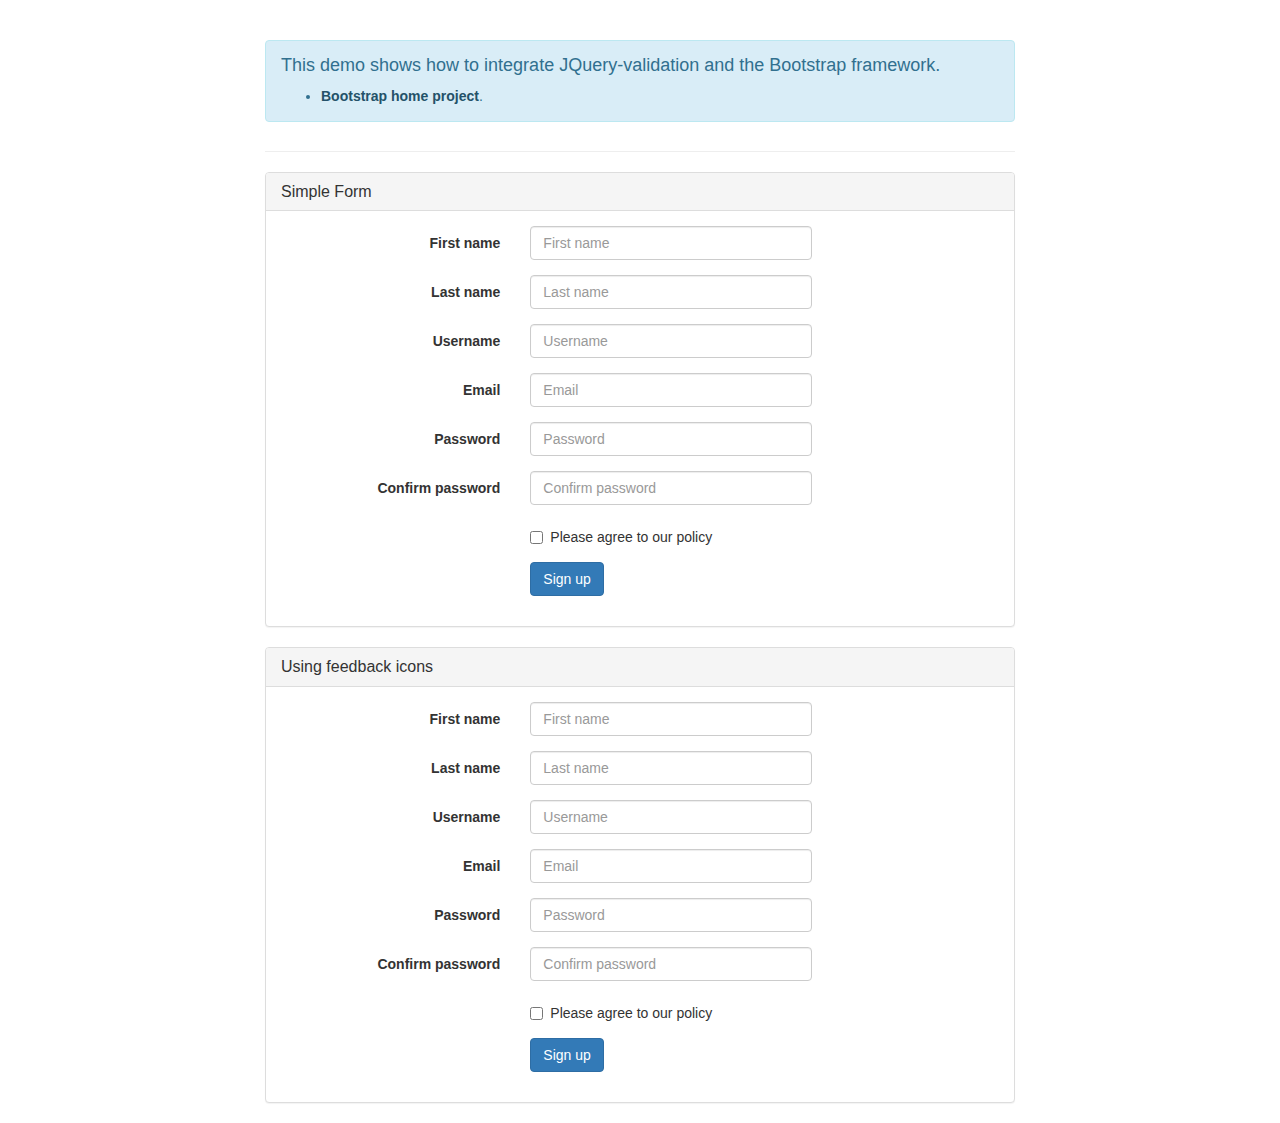
<file: libs/jquery-validation-1.15.0/demo/bootstrap/index.html>
<!DOCTYPE html>
<html>
<head>
	<title>JQuery-validation demo | Bootstrap</title>

	<link rel="stylesheet" href="https://maxcdn.bootstrapcdn.com/bootstrap/3.3.5/css/bootstrap.min.css" />

	<script type="text/javascript" src="../../lib/jquery-1.11.1.js"></script>
	<script type="text/javascript" src="../../dist/jquery.validate.js"></script>
</head>
<body>
	<div class="container">
		<div class="row">
			<div class="col-sm-8 col-sm-offset-2">
				<div class="page-header">
					<div class="alert alert-info" role="alert">
						<h4>This demo shows how to integrate JQuery-validation and the Bootstrap framework.</h4>
						<ul>
							<li><a href="http://getbootstrap.com/" class="alert-link">Bootstrap home project</a>.</li>
						</ul>
					</div>
				</div>

				<div class="panel panel-default">
					<div class="panel-heading">
						<h3 class="panel-title">Simple Form</h3>
					</div>
					<div class="panel-body">
						<form id="signupForm" method="post" class="form-horizontal" action="">
							<div class="form-group">
								<label class="col-sm-4 control-label" for="firstname">First name</label>
								<div class="col-sm-5">
									<input type="text" class="form-control" id="firstname" name="firstname" placeholder="First name" />
								</div>
							</div>

							<div class="form-group">
								<label class="col-sm-4 control-label" for="lastname">Last name</label>
								<div class="col-sm-5">
									<input type="text" class="form-control" id="lastname" name="lastname" placeholder="Last name" />
								</div>
							</div>

							<div class="form-group">
								<label class="col-sm-4 control-label" for="username">Username</label>
								<div class="col-sm-5">
									<input type="text" class="form-control" id="username" name="username" placeholder="Username" />
								</div>
							</div>

							<div class="form-group">
								<label class="col-sm-4 control-label" for="email">Email</label>
								<div class="col-sm-5">
									<input type="text" class="form-control" id="email" name="email" placeholder="Email" />
								</div>
							</div>

							<div class="form-group">
								<label class="col-sm-4 control-label" for="password">Password</label>
								<div class="col-sm-5">
									<input type="password" class="form-control" id="password" name="password" placeholder="Password" />
								</div>
							</div>

							<div class="form-group">
								<label class="col-sm-4 control-label" for="confirm_password">Confirm password</label>
								<div class="col-sm-5">
									<input type="password" class="form-control" id="confirm_password" name="confirm_password" placeholder="Confirm password" />
								</div>
							</div>

							<div class="form-group">
								<div class="col-sm-5 col-sm-offset-4">
									<div class="checkbox">
										<label>
											<input type="checkbox" id="agree" name="agree" value="agree" />Please agree to our policy
										</label>
									</div>
								</div>
							</div>

							<div class="form-group">
								<div class="col-sm-9 col-sm-offset-4">
									<button type="submit" class="btn btn-primary" name="signup" value="Sign up">Sign up</button>
								</div>
							</div>
						</form>
					</div>
				</div>

				<div class="panel panel-default">
					<div class="panel-heading">
						<h3 class="panel-title">Using feedback icons</h3>
					</div>
					<div class="panel-body">
						<form id="signupForm1" method="post" class="form-horizontal" action="">
							<div class="form-group">
								<label class="col-sm-4 control-label" for="firstname1">First name</label>
								<div class="col-sm-5">
									<input type="text" class="form-control" id="firstname1" name="firstname1" placeholder="First name" />
								</div>
							</div>

							<div class="form-group">
								<label class="col-sm-4 control-label" for="lastname1">Last name</label>
								<div class="col-sm-5">
									<input type="text" class="form-control" id="lastname1" name="lastname1" placeholder="Last name" />
								</div>
							</div>

							<div class="form-group">
								<label class="col-sm-4 control-label" for="username1">Username</label>
								<div class="col-sm-5">
									<input type="text" class="form-control" id="username1" name="username1" placeholder="Username" />
								</div>
							</div>

							<div class="form-group">
								<label class="col-sm-4 control-label" for="email1">Email</label>
								<div class="col-sm-5">
									<input type="text" class="form-control" id="email1" name="email1" placeholder="Email" />
								</div>
							</div>

							<div class="form-group">
								<label class="col-sm-4 control-label" for="password1">Password</label>
								<div class="col-sm-5">
									<input type="password" class="form-control" id="password1" name="password1" placeholder="Password" />
								</div>
							</div>

							<div class="form-group">
								<label class="col-sm-4 control-label" for="confirm_password1">Confirm password</label>
								<div class="col-sm-5">
									<input type="password" class="form-control" id="confirm_password1" name="confirm_password1" placeholder="Confirm password" />
								</div>
							</div>

							<div class="form-group">
								<div class="col-sm-5 col-sm-offset-4">
									<div class="checkbox">
										<label>
											<input type="checkbox" id="agree1" name="agree1" value="agree" />Please agree to our policy
										</label>
									</div>
								</div>
							</div>

							<div class="form-group">
								<div class="col-sm-9 col-sm-offset-4">
									<button type="submit" class="btn btn-primary" name="signup1" value="Sign up">Sign up</button>
								</div>
							</div>
						</form>
					</div>
				</div>
			</div>
		</div>
	</div>
	<script type="text/javascript">
		$.validator.setDefaults( {
			submitHandler: function () {
				alert( "submitted!" );
			}
		} );

		$( document ).ready( function () {
			$( "#signupForm" ).validate( {
				rules: {
					firstname: "required",
					lastname: "required",
					username: {
						required: true,
						minlength: 2
					},
					password: {
						required: true,
						minlength: 5
					},
					confirm_password: {
						required: true,
						minlength: 5,
						equalTo: "#password"
					},
					email: {
						required: true,
						email: true
					},
					agree: "required"
				},
				messages: {
					firstname: "Please enter your firstname",
					lastname: "Please enter your lastname",
					username: {
						required: "Please enter a username",
						minlength: "Your username must consist of at least 2 characters"
					},
					password: {
						required: "Please provide a password",
						minlength: "Your password must be at least 5 characters long"
					},
					confirm_password: {
						required: "Please provide a password",
						minlength: "Your password must be at least 5 characters long",
						equalTo: "Please enter the same password as above"
					},
					email: "Please enter a valid email address",
					agree: "Please accept our policy"
				},
				errorElement: "em",
				errorPlacement: function ( error, element ) {
					// Add the `help-block` class to the error element
					error.addClass( "help-block" );

					if ( element.prop( "type" ) === "checkbox" ) {
						error.insertAfter( element.parent( "label" ) );
					} else {
						error.insertAfter( element );
					}
				},
				highlight: function ( element, errorClass, validClass ) {
					$( element ).parents( ".col-sm-5" ).addClass( "has-error" ).removeClass( "has-success" );
				},
				unhighlight: function (element, errorClass, validClass) {
					$( element ).parents( ".col-sm-5" ).addClass( "has-success" ).removeClass( "has-error" );
				}
			} );

			$( "#signupForm1" ).validate( {
				rules: {
					firstname1: "required",
					lastname1: "required",
					username1: {
						required: true,
						minlength: 2
					},
					password1: {
						required: true,
						minlength: 5
					},
					confirm_password1: {
						required: true,
						minlength: 5,
						equalTo: "#password1"
					},
					email1: {
						required: true,
						email: true
					},
					agree1: "required"
				},
				messages: {
					firstname1: "Please enter your firstname",
					lastname1: "Please enter your lastname",
					username1: {
						required: "Please enter a username",
						minlength: "Your username must consist of at least 2 characters"
					},
					password1: {
						required: "Please provide a password",
						minlength: "Your password must be at least 5 characters long"
					},
					confirm_password1: {
						required: "Please provide a password",
						minlength: "Your password must be at least 5 characters long",
						equalTo: "Please enter the same password as above"
					},
					email1: "Please enter a valid email address",
					agree1: "Please accept our policy"
				},
				errorElement: "em",
				errorPlacement: function ( error, element ) {
					// Add the `help-block` class to the error element
					error.addClass( "help-block" );

					// Add `has-feedback` class to the parent div.form-group
					// in order to add icons to inputs
					element.parents( ".col-sm-5" ).addClass( "has-feedback" );

					if ( element.prop( "type" ) === "checkbox" ) {
						error.insertAfter( element.parent( "label" ) );
					} else {
						error.insertAfter( element );
					}

					// Add the span element, if doesn't exists, and apply the icon classes to it.
					if ( !element.next( "span" )[ 0 ] ) {
						$( "<span class='glyphicon glyphicon-remove form-control-feedback'></span>" ).insertAfter( element );
					}
				},
				success: function ( label, element ) {
					// Add the span element, if doesn't exists, and apply the icon classes to it.
					if ( !$( element ).next( "span" )[ 0 ] ) {
						$( "<span class='glyphicon glyphicon-ok form-control-feedback'></span>" ).insertAfter( $( element ) );
					}
				},
				highlight: function ( element, errorClass, validClass ) {
					$( element ).parents( ".col-sm-5" ).addClass( "has-error" ).removeClass( "has-success" );
					$( element ).next( "span" ).addClass( "glyphicon-remove" ).removeClass( "glyphicon-ok" );
				},
				unhighlight: function ( element, errorClass, validClass ) {
					$( element ).parents( ".col-sm-5" ).addClass( "has-success" ).removeClass( "has-error" );
					$( element ).next( "span" ).addClass( "glyphicon-ok" ).removeClass( "glyphicon-remove" );
				}
			} );
		} );
	</script>
</body>
</html>
</file>
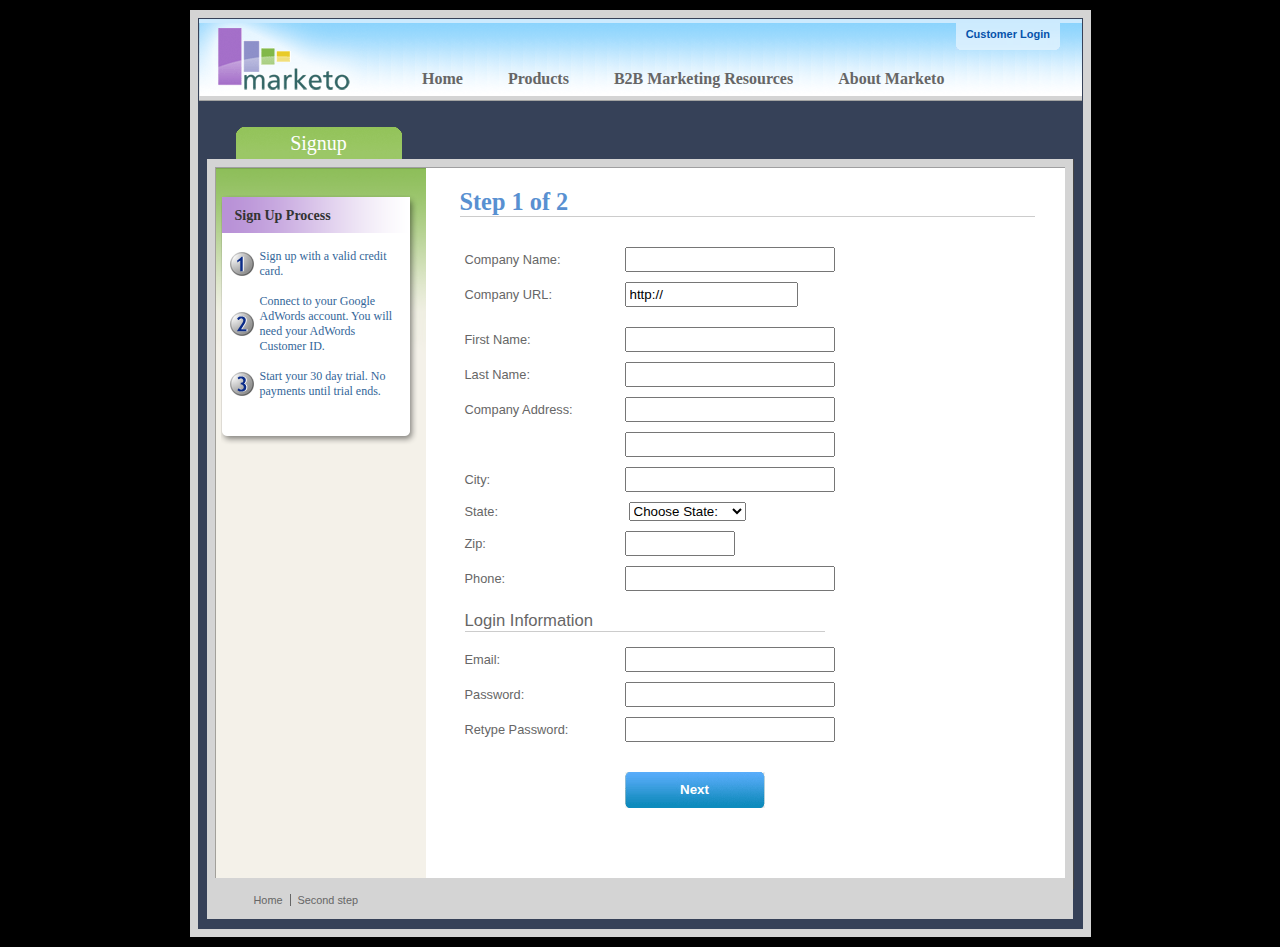
<file: libs/jquery-validation-1.15.0/demo/marketo/index.html>
<!DOCTYPE html>
<html lang="en">
<head>
	<meta charset="utf-8">
	<title>Subscription Signup | Marketo</title>
	<script src="../../lib/jquery.js"></script>
	<script src="../../lib/jquery.mockjax.js"></script>
	<script src="../../dist/jquery.validate.js"></script>
	<script src="jquery.maskedinput.js"></script>
	<script src="mktSignup.js"></script>
	<link rel="stylesheet" href="stylesheet.css">
</head>
<body>
<!-- start page wrapper -->
<div id="letterbox">
	<!-- start header container -->
	<div id="header-background">
		<div class="nav-global-container">
			<div class="login">
				<a href="#">
					<span></span>Customer Login</a>
			</div>
			<div class="logo">
				<a href="#">
					<img src="images/logo_marketo.gif" width="168" height="73" alt="Marketo">
				</a>
			</div>
			<div class="nav-global">
				<ul>
					<li>
						<a href="#" class="nav-g01">
							<span></span>Home</a>
					</li>
					<li>
						<a href="#" class="nav-g02">
							<span></span>Products</a>
					</li>
					<li>
						<a href="#" class="nav-g04">
							<span></span>B2B Marketing Resources</a>
					</li>
					<li>
						<a href="#" class="nav-g05">
							<span></span>About Marketo</a>
					</li>
				</ul>
			</div>
		</div>
	</div>
	<!-- end header container -->
	<div class="line-grey-tier"></div>
	<!-- start page container 2 div-->
	<div id="page-container" class="resize">
		<div id="page-content-inner" class="resize">
			<!-- start col-main -->
			<div id="col-main" class="resize" style="">
				<!-- start main content -->
				<div class="main-content resize">
					<div class="action-container" style="display:none;"></div>
					<h1>Step 1 of 2</h1>
					<p>
					</p>
					<br clear="all">
					<div>
						<form id="profileForm" type="actionForm" action="step2.htm" method="get">
							<div class="error" style="display:none;">
								<img src="images/warning.gif" alt="Warning!" width="24" height="24" style="float:left; margin: -5px 10px 0px 0px;">
								<span></span>.
								<br clear="all">
							</div>
							<table cellpadding="0" cellspacing="0" border="0">
								<tr>
									<td class="label">
										<label for="co_name">Company Name:</label>
									</td>
									<td class="field">
										<input id="co_name" class="required" maxlength="40" name="co_name" size="20" type="text" tabindex="1" value="">
									</td>
								</tr>
								<tr>
									<td class="label">
										<label for="co_url">Company URL:</label>
									</td>
									<td class="field">
										<input id="co_url" class="required defaultInvalid url" maxlength="40" name="co_url" style="width:163px" type="text" tabindex="2" value="http://">
									</td>
								</tr>
								<tr>
									<td>
									<td>
								</tr>
								<tr>
									<td class="label">
										<label for="first_name">First Name:</label>
									</td>
									<td class="field">
										<input id="first_name" class="required" maxlength="40" name="first_name" size="20" type="text" tabindex="3" value="">
									</td>
								</tr>
								<tr>
									<td class="label">
										<label for="last_name">Last Name:</label>
									</td>
									<td class="field">
										<input id="last_name" class="required" maxlength="40" name="last_name" size="20" type="text" tabindex="4" value="">
									</td>
								</tr>
								<tr>
									<td class="label">
										<label for="address1">Company Address:</label>
									</td>
									<td class="field">
										<input maxlength="40" class="required" name="address1" size="20" type="text" tabindex="5" value="">
									</td>
								</tr>
								<tr>
									<td class="label"></td>
									<td class="field">
										<input maxlength="40" name="address2" size="20" type="text" tabindex="6" value="">
									</td>
								</tr>
								<tr>
									<td class="label">
										<label for="city">City:</label>
									</td>
									<td class="field">
										<input maxlength="40" class="required" name="city" size="20" type="text" tabindex="7" value="">
									</td>
								</tr>
								<tr>
									<td class="label">
										<label for="state">State:</label>
									</td>
									<td class="field">
										<select id="state" class="required" name="state" style="margin-left: 4px;" tabindex="8">
											<option value="">Choose State:</option>
											<option value="AL">Alabama</option>
											<option value="AK">Alaska</option>
											<option value="AZ">Arizona</option>
											<option value="AR">Arkansas</option>
											<option value="CA">California</option>
											<option value="CO">Colorado</option>
											<option value="CT">Connecticut</option>
											<option value="DE">Delaware</option>
											<option value="FL">Florida</option>
											<option value="GA">Georgia</option>
											<option value="HI">Hawaii</option>
											<option value="ID">Idaho</option>
											<option value="IL">Illinois</option>
											<option value="IN">Indiana</option>
											<option value="IA">Iowa</option>
											<option value="KS">Kansas</option>
											<option value="KY">Kentucky</option>
											<option value="LA">Louisiana</option>
											<option value="ME">Maine</option>
											<option value="MD">Maryland</option>
											<option value="MA">Massachusetts</option>
											<option value="MI">Michigan</option>
											<option value="MN">Minnesota</option>
											<option value="MS">Mississippi</option>
											<option value="MO">Missouri</option>
											<option value="MT">Montana</option>
											<option value="NE">Nebraska</option>
											<option value="NV">Nevada</option>
											<option value="NH">New Hampshire</option>
											<option value="NJ">New Jersey</option>
											<option value="NM">New Mexico</option>
											<option value="NY">New York</option>
											<option value="NC">North Carolina</option>
											<option value="ND">North Dakota</option>
											<option value="OH">Ohio</option>
											<option value="OK">Oklahoma</option>
											<option value="OR">Oregon</option>
											<option value="PA">Pennsylvania</option>
											<option value="RI">Rhode Island</option>
											<option value="SC">South Carolina</option>
											<option value="SD">South Dakota</option>
											<option value="TN">Tennessee</option>
											<option value="TX">Texas</option>
											<option value="UT">Utah</option>
											<option value="VT">Vermont</option>
											<option value="VA">Virginia</option>
											<option value="WA">Washington</option>
											<option value="WV">West Virginia</option>
											<option value="WI">Wisconsin</option>
											<option value="WY">Wyoming</option>
										</select>
									</td>
								</tr>
								<tr>
									<td class="label">
										<label for="zip">Zip:</label>
									</td>
									<td class="field">
										<input maxlength="10" name="zip" style="width: 100px" type="text" class="required zipcode" tabindex="9" value="">
									</td>
								</tr>
								<tr>
									<td class="label">
										<label for="phone">Phone:</label>
									</td>
									<td class="field">
										<input id="phone" maxlength="14" name="phone" type="text" class="required phone" tabindex="10" value="">
									</td>
								</tr>
								<tr>
									<td colspan="2">
										<h2 style="border-bottom: 1px solid #CCCCCC;">Login Information</h2>
									</td>
								</tr>
								<tr>
									<td class="label">
										<label for="email">Email:</label>
									</td>
									<td class="field">
										<input id="email" class="required email" remote="emails.action" maxlength="40" name="email" size="20" type="text" tabindex="11" value="">
									</td>
								</tr>
								<tr>
									<td class="label">
										<label for="password1">Password:</label>
									</td>
									<td class="field">
										<input id="password1" class="required password" maxlength="40" name="password1" size="20" type="password" tabindex="12" value="">
									</td>
								</tr>
								<tr>
									<td class="label">
										<label for="password2">Retype Password:</label>
									</td>
									<td class="field">
										<input id="password2" class="required" equalTo="#password1" maxlength="40" name="password2" size="20" type="password" tabindex="13" value="">
										<div class="formError"></div>
									</td>
								</tr>
								<tr>
									<td></td>
									<td>
										<div class="buttonSubmit">
											<span></span>
											<input class="formButton" type="submit" value="Next" style="width: 140px" tabindex="14">
										</div>
									</td>
								</tr>
							</table>
							<br>
							<br>
						</form>
						<br clear="all">
					</div>
				</div>
				<!-- end main content -->
				<br>
			</div>
			<!-- end col-main -->
			<!-- start left col -->
			<div id="col-left" class="nav-left-back empty resize" style="position: absolute; min-height: 450px;">
				<div class="col-left-header-tab" style="position: absolute;">Signup</div>
				<div class="nav-left"></div>
				<div class="left-nav-callout png" style="top: 15px; margin-bottom: 100px;">
					<img src="images/left-nav-callout-long.png" class="png" alt="">
					<h6>Sign Up Process</h6>
					<a style="background-image: url(images/step1-24.gif); font-weight: normal; text-decoration: none; cursor: default;">Sign up with a valid credit card.</a>
					<a style="background-image: url(images/step2-24.gif); font-weight: normal; text-decoration: none; cursor: default;">Connect to your Google AdWords account.  You will need your AdWords Customer ID.</a>
					<a style="background-image: url(images/step3-24.gif); font-weight: normal; text-decoration: none; cursor: default;">Start your 30 day trial.  No payments until trial ends.</a>
				</div>
				<div class="footerAddress">
					<b>Marketo Inc.</b>
					<br>1710 S. Amphlett Blvd.
					<br>San Mateo, CA 94402 USA
					<br>
				</div>
				<br clear="all">
			</div>
			<!-- end left col -->
		</div>
	</div>
	<!-- end page container 2 divs-->
	<div id="footer-container" align="center">
		<div class="footer">
			<ul>
				<li><a href="..">Home</a>
				</li>
				<li class="line-off"><a href="step2.htm">Second step</a>
				</li>
			</ul>
		</div>
	</div>
	<!-- end page wrapper -->
</div>
</body>
</html>
</file>
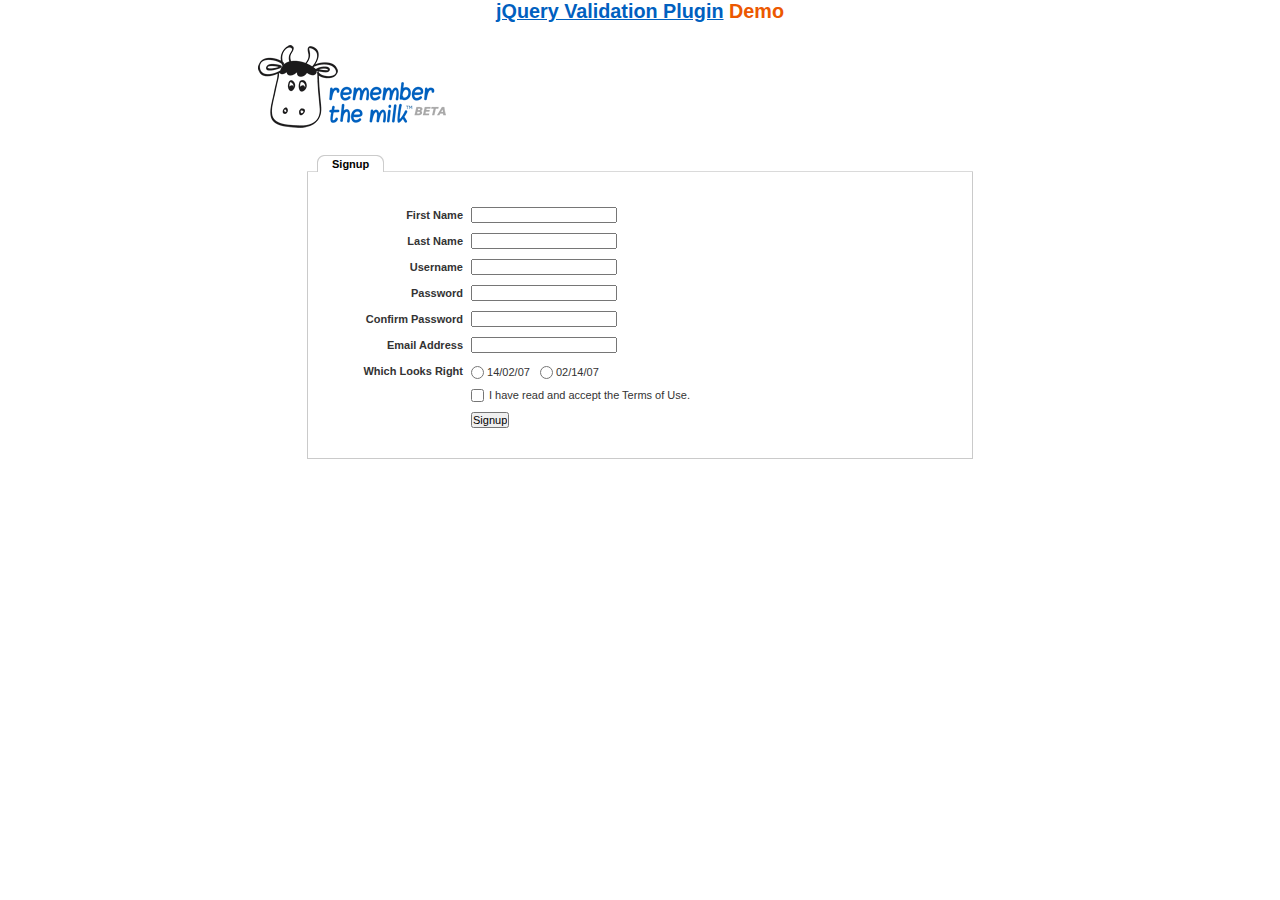
<file: libs/jquery-validation-1.15.0/demo/milk/index.html>
<!DOCTYPE html>
<html lang="en">
<head>
	<meta charset="utf-8">
	<title>Remember The Milk signup form - jQuery Validate plugin demo - with friendly permission from the RTM team</title>
	<link rel="stylesheet" href="milk.css">
	<script src="../../lib/jquery.js"></script>
	<script src="../../lib/jquery.mockjax.js"></script>
	<script src="../../dist/jquery.validate.js"></script>
	<script>
	$(document).ready(function() {
		$.mockjax({
			url: "emails.action",
			response: function(settings) {
				var email = settings.data.email,
					emails = ["glen@marketo.com", "george@bush.gov", "me@god.com", "aboutface@cooper.com", "steam@valve.com", "bill@gates.com"];
				this.responseText = "true";
				if ($.inArray(email, emails) !== -1) {
					this.responseText = "false";
				}
			},
			responseTime: 500
		});

		$.mockjax({
			url: "users.action",
			response: function(settings) {
				var user = settings.data.username,
					users = ["asdf", "Peter", "Peter2", "George"];
				this.responseText = "true";
				if ($.inArray(user, users) !== -1) {
					this.responseText = "false";
				}
			},
			responseTime: 500
		});

		// validate signup form on keyup and submit
		var validator = $("#signupform").validate({
			rules: {
				firstname: "required",
				lastname: "required",
				username: {
					required: true,
					minlength: 2,
					remote: "users.action"
				},
				password: {
					required: true,
					minlength: 5
				},
				password_confirm: {
					required: true,
					minlength: 5,
					equalTo: "#password"
				},
				email: {
					required: true,
					email: true,
					remote: "emails.action"
				},
				dateformat: "required",
				terms: "required"
			},
			messages: {
				firstname: "Enter your firstname",
				lastname: "Enter your lastname",
				username: {
					required: "Enter a username",
					minlength: jQuery.validator.format("Enter at least {0} characters"),
					remote: jQuery.validator.format("{0} is already in use")
				},
				password: {
					required: "Provide a password",
					minlength: jQuery.validator.format("Enter at least {0} characters")
				},
				password_confirm: {
					required: "Repeat your password",
					minlength: jQuery.validator.format("Enter at least {0} characters"),
					equalTo: "Enter the same password as above"
				},
				email: {
					required: "Please enter a valid email address",
					minlength: "Please enter a valid email address",
					remote: jQuery.validator.format("{0} is already in use")
				},
				dateformat: "Choose your preferred dateformat",
				terms: " "
			},
			// the errorPlacement has to take the table layout into account
			errorPlacement: function(error, element) {
				if (element.is(":radio"))
					error.appendTo(element.parent().next().next());
				else if (element.is(":checkbox"))
					error.appendTo(element.next());
				else
					error.appendTo(element.parent().next());
			},
			// specifying a submitHandler prevents the default submit, good for the demo
			submitHandler: function() {
				alert("submitted!");
			},
			// set this class to error-labels to indicate valid fields
			success: function(label) {
				// set &nbsp; as text for IE
				label.html("&nbsp;").addClass("checked");
			},
			highlight: function(element, errorClass) {
				$(element).parent().next().find("." + errorClass).removeClass("checked");
			}
		});

		// propose username by combining first- and lastname
		$("#username").focus(function() {
			var firstname = $("#firstname").val();
			var lastname = $("#lastname").val();
			if (firstname && lastname && !this.value) {
				this.value = (firstname + "." + lastname).toLowerCase();
			}
		});
	});
	</script>
</head>
<body>
<h1 id="banner"><a href="http://jqueryvalidation.org/">jQuery Validation Plugin</a> Demo</h1>
<div id="main">
	<div id="content">
		<div id="header">
			<div id="headerlogo">
				<img src="milk.png" alt="Remember The Milk">
			</div>
		</div>
		<div style="clear: both;">
			<div></div>
		</div>
		<div class="content">
			<div id="signupbox">
				<div id="signuptab">
					<ul>
						<li id="signupcurrent"><a href=" ">Signup</a>
						</li>
					</ul>
				</div>
				<div id="signupwrap">
					<form id="signupform" autocomplete="off" method="get" action="">
						<table>
							<tr>
								<td class="label">
									<label id="lfirstname" for="firstname">First Name</label>
								</td>
								<td class="field">
									<input id="firstname" name="firstname" type="text" value="" maxlength="100">
								</td>
								<td class="status"></td>
							</tr>
							<tr>
								<td class="label">
									<label id="llastname" for="lastname">Last Name</label>
								</td>
								<td class="field">
									<input id="lastname" name="lastname" type="text" value="" maxlength="100">
								</td>
								<td class="status"></td>
							</tr>
							<tr>
								<td class="label">
									<label id="lusername" for="username">Username</label>
								</td>
								<td class="field">
									<input id="username" name="username" type="text" value="" maxlength="50">
								</td>
								<td class="status"></td>
							</tr>
							<tr>
								<td class="label">
									<label id="lpassword" for="password">Password</label>
								</td>
								<td class="field">
									<input id="password" name="password" type="password" maxlength="50" value="">
								</td>
								<td class="status"></td>
							</tr>
							<tr>
								<td class="label">
									<label id="lpassword_confirm" for="password_confirm">Confirm Password</label>
								</td>
								<td class="field">
									<input id="password_confirm" name="password_confirm" type="password" maxlength="50" value="">
								</td>
								<td class="status"></td>
							</tr>
							<tr>
								<td class="label">
									<label id="lemail" for="email">Email Address</label>
								</td>
								<td class="field">
									<input id="email" name="email" type="text" value="" maxlength="150">
								</td>
								<td class="status"></td>
							</tr>
							<tr>
								<td class="label">
									<label>Which Looks Right</label>
								</td>
								<td class="field" colspan="2" style="vertical-align: top; padding-top: 2px;">
									<table>
										<tbody>
											<tr>
												<td style="padding-right: 5px;">
													<input id="dateformat_eu" name="dateformat" type="radio" value="0">
													<label id="ldateformat_eu" for="dateformat_eu">14/02/07</label>
												</td>
												<td style="padding-left: 5px;">
													<input id="dateformat_am" name="dateformat" type="radio" value="1">
													<label id="ldateformat_am" for="dateformat_am">02/14/07</label>
												</td>
												<td>
												</td>
											</tr>
										</tbody>
									</table>
								</td>
							</tr>
							<tr>
								<td class="label">&nbsp;</td>
								<td class="field" colspan="2">
									<div id="termswrap">
										<input id="terms" type="checkbox" name="terms">
										<label id="lterms" for="terms">I have read and accept the Terms of Use.</label>
									</div>
									<!-- /termswrap -->
								</td>
							</tr>
							<tr>
								<td class="label">
									<label id="lsignupsubmit" for="signupsubmit">Signup</label>
								</td>
								<td class="field" colspan="2">
									<input id="signupsubmit" name="signup" type="submit" value="Signup">
								</td>
							</tr>
						</table>
					</form>
				</div>
			</div>
		</div>
	</div>
</div>
</body>
</html>
</file>
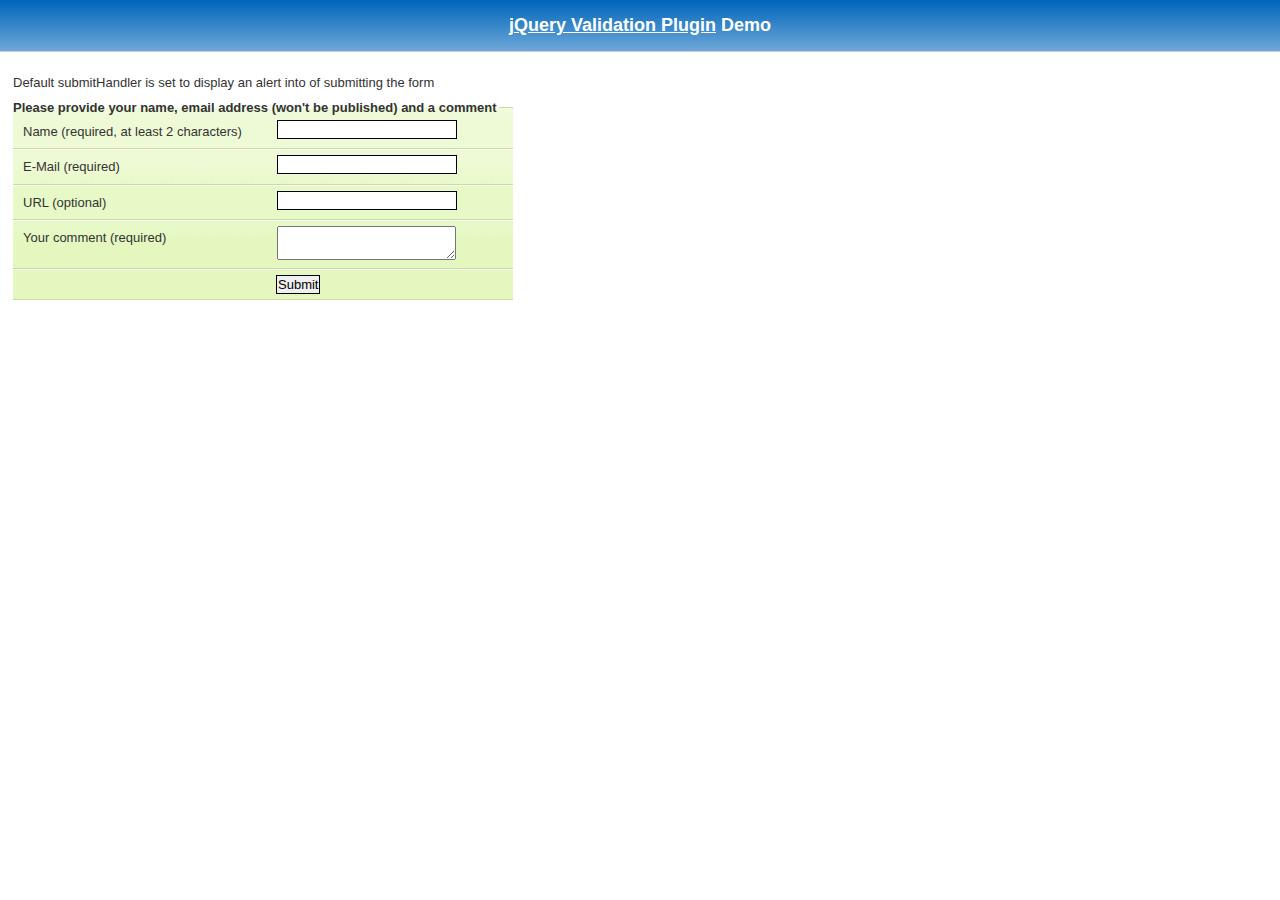
<file: libs/jquery-validation-1.15.0/demo/requirejs/index.html>
<!DOCTYPE html>
<html lang="en">
	<head>
		<meta charset="utf-8">
		<title>jQuery validation plug-in - requirejs demo</title>

		<link rel="stylesheet" href="../css/screen.css">

		<style type="text/css">
			#commentForm { width: 500px; }
			#commentForm label { width: 250px; }
			#commentForm label.error, #commentForm input.submit { margin-left: 253px; }
		</style>
</head>
<body>

	<h1 id="banner"><a href="http://jqueryvalidation.org/">jQuery Validation Plugin</a> Demo</h1>
	<div id="main">

		<p>Default submitHandler is set to display an alert into of submitting the form</p>
		<form class="cmxform" id="commentForm" method="get" action="">
			<fieldset>
				<legend>Please provide your name, email address (won't be published) and a comment</legend>
				<p>
					<label for="cname">Name (required, at least 2 characters)</label>
					<input id="cname" name="name" minlength="2" type="text" required>
				</p>
				<p>
					<label for="cemail">E-Mail (required)</label>
					<input id="cemail" type="email" name="email" required>
				</p>
				<p>
					<label for="curl">URL (optional)</label>
					<input id="curl" type="url" name="url">
				</p>
				<p>
					<label for="ccomment">Your comment (required)</label>
					<textarea id="ccomment" name="comment" required></textarea>
				</p>
				<p>
					<input class="submit" type="submit" value="Submit">
				</p>
			</fieldset>
		</form>

		<script>
		var require = {
			paths: {
				"jquery": "../../lib/jquery-1.11.1"
			}
		};
		</script>
		<script src="../../lib/require.js" data-main="app.js"></script>
	</div>
</body>
</html>
</file>
<file: epet/assets/css/admin.css>
.admin-icon-yellow{color: #ffbe40}
.admin-header{font-size: 1.4rem;margin-bottom: 0;width: 100%; background-color: #fff;}
.admin-header-list a:hover :after{content: none}
.admin-header-list{  float: right;}
.admin-main{background: #2a3542}
.admin-menu{position: fixed;bottom: 30px;right: 20px}
.admin-sidebar{width: 210px;min-height: 100%;padding: 10px;font-size: 1.2rem;  left: 0; top: 50px;}
.admin-sidebar-list{margin-bottom: 0}
.admin-sidebar-list li a{color: #fff;padding-left: 24px}
.admin-sidebar-list li:first-child{border-top: none}
.admin-sidebar-sub{margin-top: 0;margin-bottom: 0;box-shadow: 0 16px 8px -15px #e2e2e2 inset;background: #ececec;font-size: 12px }
.admin-sidebar-sub li:first-child{border-top: 1px solid #dedede}
.admin-sidebar-panel{margin: 10px}
.admin-content{width: auto;background-color: #f1f2f7}
.admin-content-list{border: 1px solid #e9ecf1;margin-top: 0}
.admin-content-list li{border: 1px solid #e9ecf1;border-width: 0 1px;margin-left: -1px}
.admin-content-list li:first-child{border-left: none}
.admin-content-list li:last-child{border-right: none}
.admin-content-table a{color: #535353}
.admin-content-file{margin-bottom: 0;color: #666}
.admin-content-file p{margin: 0 0 5px 0;font-size: 1.4rem}
.admin-content-file li{padding: 10px 0}
.admin-content-file li:first-child{border-top: none}
.admin-content-file li:last-child{border-bottom: none}
.admin-content-file li .am-progress{margin-bottom: 4px}
.admin-content-file li .am-progress-bar{line-height: 14px}
.admin-content-task{margin-bottom: 0}
.admin-content-task li{padding: 5px 0;border-color: #eee}
.admin-content-task li:first-child{border-top: none}
.admin-content-task li:last-child{border-bottom: none}
.admin-task-meta{font-size: 1.2rem;color: #999}
.admin-task-bd{font-size: 1.4rem;margin-bottom: 5px}
.admin-content-comment{margin-bottom: 0}
.admin-content-comment .am-comment-bd{font-size: 1.4rem}
.admin-content-pagination{margin-bottom: 0}
.admin-content-pagination li a{padding: 4px 8px}

@media only screen and (min-width: 641px){.admin-sidebar{display: block;position: fixed}
.admin-offcanvas-bar{position: static;width: auto;background: none;-webkit-transform: translate3d(0, 0, 0);-ms-transform: translate3d(0, 0, 0);transform: translate3d(0, 0, 0)}
.admin-offcanvas-bar:after{content: none}
}

@media only screen and (max-width: 640px){.admin-sidebar{width: inherit}
.admin-offcanvas-bar{background: #f3f3f3}
.admin-offcanvas-bar:after{background: #BABABA}
.admin-sidebar-list a:hover, .admin-sidebar-list a:active{-webkit-transition: background-color .3s ease;-moz-transition: background-color .3s ease;-ms-transition: background-color .3s ease;-o-transition: background-color .3s ease;transition: background-color .3s ease;background: #E4E4E4}
.admin-content-list li{padding: 10px;border-width: 1px 0;margin-top: -1px}
.admin-content-list li:first-child{border-top: none}
.admin-content-list li:last-child{border-bottom: none}
.admin-form-text{text-align: left !important}
}
/*
* user.html css
*/
.user-info{margin-bottom: 15px}
.user-info .am-progress{margin-bottom: 4px}
.user-info p{margin: 5px}
.user-info-order{font-size: 1.4rem}
/*
* errorLog.html css
*/

.error-log .am-pre-scrollable{max-height: 40rem}
/*
* table.html css
*/

.table-main{font-size: 1.4rem;padding: .5rem}
.table-main button{background: #fff}
.table-check{width: 30px}
.table-id{width: 50px}

@media only screen and (max-width: 640px){.table-select{margin-top: 10px;margin-left: 5px}
}
/*
gallery.html css
*/

.gallery-list li{padding: 10px}
.gallery-list a{color: #666}
.gallery-list a:hover{color: #3bb4f2}
.gallery-title{margin-top: 6px;font-size: 1.4rem}
.gallery-desc{font-size: 1.2rem;margin-top: 4px}
/*
 404.html css
*/

.page-404{background: #fff;border: none;width: 200px;margin: 0 auto}
.sideMenu{padding: 0px;margin: 0px }
.sideMenu h3{height: 32px;line-height: 32px;color: #aeb2b7;cursor: pointer;padding: 0 0 0 10px;margin: 20px 0 0 0;border-top-left-radius: 3px;border-top-right-radius: 3px;font-weight: 400;width: 100% }
.sideMenu h3 em{float: right;display: block;width: 40px;height: 32px;background: url(../i/icoAdd.png) 16px 12px no-repeat;cursor: pointer}
.sideMenu h3.on em{background-position: 16px -57px}
.sideMenu h3.on{color: #ff6c60;background: #35404d}
.sideMenu h3 a{color: #aeb2b7 }
.sideMenu ul{line-height: 24px;color: #999;display: none;/* 默认都隐藏 */ ;background: #35404d;border-bottom-right-radius: 3px;border-bottom-left-radius: 3px;padding: 0px 0 10px 0;margin: 0px }
.sideMenu li{text-indent: 25px;width: 100%}
.sideMenu li{text-indent: 25px;width: 100%}
.sideMenu li a{color: #aeb2b7}
.sideMenu li a:hover{color: #f8675e}
.admin-index{width: 100%;height: 100px;margin-top: 8px}
.admin-index dl{width: 23%;margin: 10px 1%;background-color: #fff;float: left;border-radius: 5px;overflow: hidden}
.admin-index dt{width: 40%;float: left;line-height: 100px;font-size: 45px;text-align: center;color: #FFF}
.admin-index dd{width: 60%;text-align: center;font-size: 45px;line-height: 45px;float: right;margin-top: 15px;color: #c6cad6}
.admin-index .f12{font-size: 14px;line-height: 16px;margin-top: 5px}
.admin-index .qs{background-color: #6ccac9}
.admin-index .cs{background-color: #ff6c60}
.admin-index .hs{background-color: #f8d347}
.admin-index .ls{background-color: #57c8f2}
.admin-biaoge{width: 60%;float: left;font-size: 14px;margin: 0 0 0 1%}
.admin-biaoge .xinxitj{font-size: 16px;line-height: 35px;border-bottom: solid 1px #c9cdd7;margin-bottom: 10px}
.admin-biaoge .am-table>thead>tr>th{text-align: center}
.admin-biaoge .am-table{background-color: #FFF;padding: 3px;border-radius: 3px;text-align: center}
.admin-biaogelist{background-color: #f1f2f7;position:fixed;right:0;bottom:0;top:85px;left:210px; overflow-y:auto; overflow-x: hidden; }






.shuju{float: right;width: 37%;margin: 5px 1% 0 0}
.shujuone{width: 100%;border-radius: 3px;background-color: #42cac0;height: 228px;overflow: hidden;color: #fff}
.shujuone a{color: #fff}
.shujuone dl{padding: 25px 0 0 35px;line-height: 33px;color: #fff}
.shujuone dt{font-weight: 400}
.shujuone ul{background: #39b7ac;height: 85px}
.shujuone h2{font-size: 50px;line-height: 85px;padding: 0px;margin: 0px;float: left}
.shujuone li{float: left;line-height: 16px;list-style-type: none;margin-left: 5px;font-size: 16px;font-weight: bold;margin-top: 47px}
.shujutow{width: 100%;border-radius: 3px;background-color: #a6d669;height: 228px;overflow: hidden;color: #fff;margin-top: 15px}
.shujuone a{color: #fff}
.shujutow dl{padding: 25px 0 0 35px;line-height: 33px;color: #fff}
.shujutow dt{font-weight: 400}
.shujutow ul{background: #99c262;height: 85px}
.shujutow h2{font-size: 50px;line-height: 85px;padding: 0px;margin: 0px;float: left}
.shujutow li{float: left;line-height: 16px;list-style-type: none;margin-left: 5px;font-size: 16px;font-weight: bold;margin-top: 47px}
.gongzuo{float: left;line-height: 16px;list-style-type: none;margin-left: 5px;font-size: 16px;font-weight: bold;margin-top: 47px}
.slideTxtBox{width: 100%;background-color: #fff;border-radius: 3px;margin-top: 15px}
.slideTxtBox .hd{height: 30px;line-height: 30px;position: relative;width: 100%}
.slideTxtBox .hd ul{float: left;position: absolute;height: 32px}
.slideTxtBox .hd ul li{float: left;padding: 0px;margin: 0px;width: 100px;cursor: pointer;list-style-type: none;margin: 8px 0 0 -17px}
.slideTxtBox .hd ul li.on{height: 30px;color: #ee5950}
.slideTxtBox .bd ul{padding: 11px 0 0 0;zoom: 1;font-size: 14px}
.slideTxtBox .bd ul .am-table>tbody>tr>td{border-top: 1px solid #eeeff1}
.foods{width: 100%;background-color: #5b6e84;height: 43px;float: left;text-align: center;font-size: 12px;line-height: 43px;color: #fff; overflow: hidden;}
.foods ul{width: 95%;float: left;padding: 0px;margin: 0px}
.foods dl{width: 5%;float: right;padding: 0px;margin: 0px}
.foods dl .am-icon-btn{-webkit-box-sizing: border-box;box-sizing: border-box;display: inline-block;width: 23px;height: 23px;font-size: 18px;line-height: 23px;border-radius: 50%;background-color: #acb6c1;color: #555;text-align: center;margin-top: 12px}
.listbiaoti{width:98%;margin:15px auto 0  auto; padding-bottom:10px;height: 45px;overflow: hidden;clear: both;border-bottom: solid 1px #eff2f7; background-color: #fff; border-top-left-radius: 4px; border-top-right-radius: 4px;}
.listbiaoti ul{margin-top: 10px;float: left;font-size: 16px; font-weight:bold;color: #8c8989;padding-left: 1em}
.listbiaoti dl{float: left;margin: 9px 18px 0 15px; font-size: 12px; line-height: 26px; color: #7b7b7b;}

.listbiaoti dl .am-btn{padding: .3em 1em}
.admin-biaogelist .am-btn-default{background-color: #fff;border-color: #e6e6e6 }
.admin-biaogelist .am-btn-default:hover{background-color: #e6e6e6 }
.admin-biaogelist .am-btn{padding: .3em 1em}
.admin-biaogelist .am-u-sm-12{padding: .3em 0.9em; font-size: 14px;}
.am-table .am-input-sm{text-align: center;font-size: 12px !important; padding: 0px !important;}
.admin-biaogelist .am-input-zm{padding: 3px !important;text-align: center;font-size: 12px !important;text-align: left; width: 100px; background-color: #fff; list-style-type: none; }
.admin-biaogelist .am-input-xm{padding: 3px !important;text-align: center;font-size: 12px !important;text-align: left; width: 100px; background-color: #fff; list-style-type: none; margin-top: 3px;}



.admin-biaogelist .am-btn-sm{height: 24px;font-size: 12px}
.admin-biaogelist .am-btn-toolbar .am-selected-list li{padding: 2px 8px}
.admin-biaogelist .am-btn-toolbar .am-selected-list{font-size: 12px !important}
.admin-biaogelist .am-btn-toolbars {background-color: #fff; width: 98%; margin: 0 auto; padding-top: 5px;}

.admin-biaogelist .am-g {background-color: #fff; width: 98%; margin: 0 auto 15px  auto;border-bottom-left-radius: 4px; border-bottom-right-radius: 4px; padding:15px .9em 0px 1em; font-size: 14px;}
.admin-biaogelist .am-tabs {background-color: #fff; width: 98%; margin: 0 auto 15px  auto;border-bottom-left-radius: 4px; border-bottom-right-radius: 4px; padding:15px 1em; font-size: 14px;}

.admin-biaogelist .am-selected-list .am-icon-check{top: 2px}

.admin-biaogelist .am-table{ margin-bottom: 0.8rem;}


.admin-biaogelist .am-pagination{margin: 0;}
.am-pagination>li>a,.am-pagination>li>span {  padding: 0.2em .7em;}


.admin-biaogelist .am-btn-group{z-index: 999}
.admin-fbneirong{width: 98%;font-size: 14px;margin: 1% auto;background-color: #fff;border-radius: 3px; min-height: 600px;}

.fbneirong{width: 98%;margin: 0 auto 15px auto;border-bottom-left-radius: 4px; border-bottom-right-radius: 4px; padding: 20px; font-size: 14px; background-color: #fff; min-height: 700px;}

.fbneirong .am-form-group{margin: 2px auto;width: 100%;}


.fbneirong .zuo{width: 10%;text-align: right;margin-right: 1%;float: left;line-height: 33px;margin-bottom: 10px}
.fbneirong .you{width: 70%;float: left;margin-bottom: 10px}
.fbneirong .you .am-input-sm{font-size: 1.2rem!important}
.fbneirong .you .am-btn-success,.fbneirong .you .am-btn-secondary{font-size: 1.4rem!important; padding: .65rem 1rem;}


.xitong{width: 90%;margin: 0 auto}
.xitong .zuo{width: 10%;margin-right: 1%;float: left;line-height: 33px;margin-bottom: 10px}
.xitong .you{width: 89%;float:left;margin-bottom: 10px}
.xitong .you .am-input-sm{font-size: 1.2rem!important}
.xitong .am-form-group{margin: 2px auto; clear: both;}



.tjlanmu{ width: 90%; margin: 0 auto; font-size: 14px;}
.tjlanmu .zuo{width: 19%;text-align: right;margin-right: 1%;float: left;line-height: 33px;margin-bottom: 10px}
.tjlanmu .you{width: 80%;float: right;margin-bottom: 10px}
.tjlanmu .you .am-input-sm{font-size: 1.2rem!important}
.tjlanmu .am-form-group{margin: 2px auto}

.admin-content .am-popup{ max-height:480px; border-radius: 4px; overflow: hidden;}


.am-kg{ margin:0}
.am-kg ul{ margin:0; width: 100%; padding: 0px 0px 0px 15px; margin: 0px;}
.am-kg ul li{ float: left; margin-right: 8px; list-style-type: none;}

.am-kg .tubiao{ float: right; position: relative; right: 19px; margin-top: 1px; color: #DDE1E4; width: 15px; overflow: hidden;}

.am-kg .am-form-field{ border: solid 1px #e6e6e6;}

.am-kg .am-form-field:hover{ border: solid 1px #8eb95e;}
.am-kg .am-form-field:focus{ border: solid 1px #8eb95e;}


.daohang{position:fixed;right:0;bottom:0;top:50px;left:210px; overflow:auto;width: 100%; height: 35px; background-color: #35404d;}

.daohang ul{ padding: 0px; margin: 2px 0 0 5px;list-style-type: none; }
.daohang li{ float: left; margin-right: 5px;}




.daohang .am-btn-xs{ padding: 0px 3px 0px 6px; line-height: 22px; overflow: hidden; font-size: 12px; margin: 0px;}
.daohang .am-close{ height: 14px; overflow: hidden; line-height: 14px; opacity: 0.3; color: #aaaaaa;}
.daohang .am-close:hover{ opacity: 1;}

.daohang .am-btn-default{ color:#a2abb6;background-color:#415164;border-color:#415164 }
.daohang .am-btn-default a{ color: #fff; }
.daohang .am-btn-default:hover,.daohang .am-btn-default:focus,.daohang .am-btn-default:active,.daohang .am-btn-default .am-active, .daohang .am-active .daohang .am-btn-default .am-dropdown-toggle{color:#fff;background-color:#ff6c60;border-color:#ff6c60;}

/*.panel{background:#fff;}
form .form-group:last-child{padding-bottom:0;}
.passcode{position:absolute;right:0;top:0;height:32px;margin:1px;border-left:solid 1px #ddd;text-align:center;line-height:32px;border-radius:0 4px 4px 0;}


.lefter{position:relative;float:left;width:180px;margin-right:-180px;background:#e6f2fb;text-align:center;}
.righter{float:right;width:100%;}
.mainer{margin-left:180px;}*/



/*.admin-navbar{border-bottom:solid 5px #09c;padding:0 15px;}
.admin-nav li{display:inline-block;}
.admin-nav ul{display:none;}
.admin-nav ul li{float:none;display:block;}
.admin-nav ul ul li{list-style:circle;margin-left:15px;}
.admin-nav .active a{background:#09c;color:#fff;border-radius:4px 4px 0 0;}
.admin-nav .active ul{display:block;position:fixed;left:0;width:180px;margin-top:41px;}
.admin-nav .active ul a{background:transparent;color:#333;border-radius:0;}
.admin-nav .active .active a{background:#e6f2fb;border-top:solid 1px #b5cfd9;border-bottom:solid 1px #b5cfd9;}*/

/*.admin-bread{background:#f2f9fd;border-left:solid 1px #b5cfd9;border-bottom:solid 1px #b5cfd9;line-height:20px;}
.admin-bread .bread{margin-bottom:0;}
.admin-bread span{float:right;font-size:12px;color:#666;line-height:36px;}*/

.admin{position:fixed;right:0;bottom:0;top:85px;left:210px; overflow-y:auto; overflow-x:hidden; background-color: #f1f2f7;}

/*.alert{margin-bottom:20px;}
.admin-panel td{line-height:24px;}
.admin-panel td .button{line-height:16px;}
.admin-panel .pagination .active{background:#fff;}*/
.tognzhi{ margin-top: 12px;}
.tognzhi .am-btn-xs{ padding: 6px 0 6px 12px;}
.tognzhi .am-btn-xs span{ font-size: 9px; font-weight: 100; padding:2px 5px;position: relative;
  top: -10px;
  right: -5px; }
.tognzhi .am-dropdown-content{ border-radius: 4px;box-shadow: 0px 2px 9px rgba(0, 0, 0, 0.5);border: none; padding: 0px 0 9px 0;}

.tognzhi .am-dropdown-content span{font-size: 9px; font-weight: 100; padding:1px 4px; margin-left: 7px;}
.tognzhi .am-dropdown-content:after{border-bottom-color:#a1d166;bottom:-1px}

.tognzhi .am-dropdown-header{ background: url(../i/l_07.png) left top repeat-x; border-top-left-radius: 4px; border-top-right-radius: 4px; color: #fff; font-size: 16px;padding: 6px 10px; margin-bottom: 9px;}

.kuanjie{}
.kuanjie a{ float: left; margin-left: 10px;}
.soso{ margin-top: 11px !important;}
.soso .am-selected{ padding: 0px;}
.soso p{ float: left; margin: 0px; padding: 0px;}


.soso .am-btn-default{background-color: #fff;border-color: #e6e6e6 }
.soso .am-btn-default:hover{background-color: #e6e6e6 }
.soso .am-btn{padding: .3em 1em}

.soso .am-selected-status{ width: 95%;}
.soso .am-selected-content{ padding: 6px 0;}
.soso .am-selected-list li{ padding: 4px 10px;}




.soso .am-btn-sm{height: 28px;font-size: 12px}
.soso .am-selected-list{font-size: 12px !important; padding:0 3px;}
.soso .am-btn-toolbar .am-selected-list li {padding: 0 4px}

.soso .am-input-sm{padding: 0 4px; height: 28px; line-height: 28px; border: solid 1px #e6e6e6;border-left: none; border-right: none; overflow: hidden}
.soso .am-xiao{ padding: 0px 10px; height: 28px; font-size: 14px; color: #7dbc2e; border-left: none;}
.ycfg{ height: 28px; overflow: hidden !important;}
</file>
<file: epet/css/index.css>
ul,li{list-style: none;}
.status{padding:0 10px;margin:30px;display:inline-block;line-height:50px;text-align:center;background: #35404d;color:white;}



.collection{background: #35404d;color:white;}
.controlInfo .showCollection li{display: inline-block;}
.controlInfo .showCollection li span{display: inline-block;width: 100px;height: 30px;text-align: center;}
.controlUl{position: absolute;left: 20em}
.controlUl li label{width: 100px;}
.btn{position: absolute;top: 12em}
.btn div{position: absolute;top:3em;}


.searchInfo>div{padding-left: 2em;margin-bottom: 2em;}
.searchInfo>div>span{display: inline-block;width: 100px;height: 30px;text-align: center;}
.searchInfo select{margin-left: 2em;margin-top: 2em;}
.searchInfo ul{margin-top: 2em;}
.searchInfo ul li label{width: 200px;}



.shopInfo ul{margin-top: 2em}
.shopInfo ul li label{width: 200px;}



.logoInfo ul{margin-top: 2em}
.logoInfo ul li label{width: 200px;}
</file>
<file: webapp/css/index.css>
* {
  padding: 0;
  margin: 0;
  font-size: 12px;
  outline: none;
  box-sizing: border-box;
}

img {
  display: block;
}

ul {
  list-style: none;
}

a {
  text-decoration: none;
}

html, body {
  font-size: 64px;
  width: 100%;
  height: 100%;
  overflow-x: hidden;
}

.container {
  min-width: 320px;
  max-width: 640px;
  margin: 0 auto;
  display: flex;
  flex-direction: column;
  height: 100%;
  width: 100%;
}

.header {
  height: 1.375rem;
  background-color: #fff;
  border: 1px solid #f1f1f1;
  border-bottom: 0;
}

.header .header-top {
  height: 0.828125rem;
  display: flex;
  padding: 0.15625rem;
  padding-top: 0.234375rem;
}

.header .header-top .header-top-left {
  padding-top: 0.078125rem;
  flex: 30%;
}

.header .header-top .header-top-left a {
  color: #666;
}

.header .header-top .header-top-left i {
  position: relative;
  display: inline-block;
  top: 2px;
}

.header .header-top .header-top-mid {
  flex: 70%;
  position: relative;
}

.header .header-top .header-top-mid #search {
  width: 100%;
  padding-left: 0.078125rem;
  border-radius: 0.046875rem;
  border: 0;
  background-color: #eee;
  height: 0.390625rem;
}

.header .header-top .header-top-mid #search-logo {
  position: absolute;
  width: 0.3125rem;
  height: 0.3125rem;
  top: 3px;
  right: 5px;
  background: url("img/search.png") no-repeat;
  background-size: auto 0.3125rem;
}

.header .header-top .header-top-fot {
  flex: 10%;
}

.header .header-top .header-top-fot a {
  margin-left: 0.09375rem;
  display: block;
  width: 0.390625rem;
  height: 0.390625rem;
  background: url("img/mydope.png") no-repeat;
  background-size: auto 0.390625rem;
}

.header .header-bot {
  height: 0.546875rem;
  padding-top: 0.09375rem;
}

.header .header-bot ul {
  height: 0.4375rem;
  display: flex;
  width: 100%;
}

.header .header-bot ul li {
  text-align: center;
  flex: 1;
}

.header .header-bot ul li a {
  font-size: 14px;
  color: #666;
}

.header .header-bot ul li:nth-of-type(1) {
  border-bottom: 2px solid red;
}

.header .header-bot ul li:nth-of-type(1) a {
  color: red;
}

.main {
  display: flex;
  flex: 1;
  flex-direction: column;
  overflow-x: hidden;
  overflow-y: auto;
  background-color: #f3f4f5;
  width: 100%;
  -webkit-overflow-scrolling: touch;
}

.main .box .main-lbt {
  width: 100%;
  height: 2.140625rem;
  position: relative;
  overflow: hidden;
}

.main .box .main-lbt ul {
  position: absolute;
  width: 25rem;
}

.main .box .main-lbt ul li {
  float: left;
}

.main .box .main-lbt ul li a img {
  height: 2.140625rem;
  width: 5rem;
}

.main .box .main-lbt #dot {
  position: absolute;
  height: 0.46875rem;
  bottom: -0.15625rem;
  left: 1.8125rem;
}

.main .box .main-lbt #dot .swiper-pagination-bullet {
  display: inline-block;
  margin-right: 0.15625rem;
  width: 0.15625rem;
  height: 0.15625rem;
  border-radius: 50%;
  background-color: #eee;
}

.main .box .main-lbt #dot .swiper-pagination-bullet-active {
  background-color: yellow;
}

.main .box #banner-top {
  width: 100%;
}

.main .box #banner-top ul {
  display: flex;
}

.main .box #banner-top ul li {
  flex: 1;
}

.main .box #banner-top ul li a img {
  height: 1rem;
}

.main .box .section1 {
  width: 100%;
  margin-top: 0.15625rem;
  height: 2.8125rem;
  background-color: #FFFFFF;
}

.main .box .section1 .section1-top {
  height: 1rem;
  padding: 0.15625rem;
  display: flex;
}

.main .box .section1 .section1-top .section1-top-l {
  flex: 20%;
  height: 0.390625rem;
  padding: 0.078125rem;
}

.main .box .section1 .section1-top .section1-top-l img {
  height: 0.234375rem;
}

.main .box .section1 .section1-top .section1-top-mid {
  flex: 60%;
  text-align: center;
}

.main .box .section1 .section1-top .section1-top-mid span {
  font-size: 14px;
}

.main .box .section1 .section1-top .section1-top-r {
  flex: 20%;
  position: relative;
  top: -9px;
  left: 11px;
}

.main .box .section1 .section1-top .section1-top-r a img {
  height: 0.625rem;
}

.main .box .section1 .section1-bot {
  width: 100%;
  height: 1.8125rem;
  overflow: hidden;
  position: relative;
}

.main .box .section1 .section1-bot ul {
  position: absolute;
  width: 50rem;
}

.main .box .section1 .section1-bot ul li {
  height: 1.796875rem;
  width: 1.296875rem;
  float: left;
}

.main .box .section1 .section1-bot ul li a {
  text-align: center;
}

.main .box .section1 .section1-bot ul li a img {
  margin-left: 0.078125rem;
  width: 1.046875rem;
  height: 1.046875rem;
}

.main .box .section1 .section1-bot ul li a .price {
  color: red;
  font-size: 14px;
  text-decoration: none;
}

.main .box .section1 .section1-bot ul li a p {
  color: #ccc;
  text-decoration: line-through;
}

.main .box .section2 {
  width: 100%;
  margin-top: 0.15625rem;
  height: 2.96875rem;
  background-color: #fff;
}

.main .box .section2 .section2-top a img {
  margin: 0 auto;
  width: 5rem;
  height: 0.46875rem;
  border-bottom: 1px solid #f1f1f1;
}

.main .box .section2 .section2-mid-l {
  float: left;
}

.main .box .section2 .section2-mid-l a img {
  width: 2.15625rem;
  height: 2.5rem;
  border-right: 1px solid #f1f1f1;
}

.main .box .section2 .section2-mid-r-t {
  float: right;
}

.main .box .section2 .section2-mid-r-t a img {
  width: 2.84375rem;
  height: 1.25rem;
}

.main .box .section2 .section2-mid-r-b {
  float: right;
}

.main .box .section2 .section2-mid-r-b a img {
  width: 2.84375rem;
  height: 1.25rem;
}

.main .box .section3 {
  width: 100%;
  margin-top: 0.15625rem;
  background-color: #fff;
}

.main .box .section3 a img {
  margin: 0 auto;
  width: 2.5rem;
  height: 0.703125rem;
}

.main .box .section4 {
  width: 100%;
  background-color: #fff;
  margin-bottom: 0.15625rem;
  height: 2.09375rem;
  position: relative;
  overflow: hidden;
}

.main .box .section4 ul {
  position: absolute;
  width: 15rem;
}

.main .box .section4 ul li {
  float: left;
}

.main .box .section4 ul li a img {
  height: 2.078125rem;
  width: 5rem;
}

.main .box .section4 #dot {
  position: absolute;
  height: 0.46875rem;
  bottom: -0.15625rem;
  left: 2.1875rem;
}

.main .box .section4 #dot .swiper-pagination-bullet {
  display: inline-block;
  margin-right: 0.15625rem;
  width: 0.15625rem;
  height: 0.15625rem;
  border-radius: 50%;
  background-color: #eee;
}

.main .box .section4 #dot .swiper-pagination-bullet-active {
  background-color: yellow;
}

.main .box .section5 {
  width: 100%;
  background-color: #fff;
  margin-bottom: 0.15625rem;
}

.main .box .section5 .sec5-title {
  border-bottom: 1px solid #ccc;
}

.main .box .section5 .sec5-title a img {
  margin: 0 auto;
  width: 2.5rem;
  height: 0.703125rem;
}

.main .box .section5 .product-sec {
  height: 2.765625rem;
}

.main .box .section5 .product-sec .product-sec-t {
  line-height: 0.703125rem;
  height: 0.703125rem;
}

.main .box .section5 .product-sec .product-sec-t #product-title {
  display: inline-block;
  font-size: 14px;
  margin: 0 0.15625rem;
}

.main .box .section5 .product-sec .product-sec-t #product-tip {
  display: inline-block;
  font-size: 12px;
  color: #ccc;
}

.main .box .section5 .product-sec .product-sec-b a img {
  height: 2.078125rem;
}

.main .box .section6 {
  width: 100%;
  background-color: #fff;
}

.main .box .section6 .section6-title a img {
  margin: 0 auto;
  height: 0.703125rem;
  width: 2.5rem;
}

.footer {
  height: 0.859375rem;
  background-color: #fff;
  border: 1px solid #f1f1f1;
}

.footer ul {
  display: flex;
  height: 100%;
  width: 100%;
}

.footer ul li {
  display: flex;
  flex: 1;
}

.footer ul li a {
  flex: 1;
}

.footer ul #fot-home {
  background: url("img/main_tab_1_sel.png") no-repeat center;
  background-size: auto 0.625rem;
}

.footer ul #fot-classify {
  background: url("img/main_tab_2.png") no-repeat center;
  background-size: auto 0.625rem;
}

.footer ul #fot-buycar {
  background: url("img/main_tab_3.png") no-repeat center;
  background-size: auto 0.625rem;
}

.footer ul #fot-center {
  background: url("img/main_tab_4.png") no-repeat center;
  background-size: auto 0.625rem;
}
</file>
<file: libs/xcConfirm-150317204828/css/xcConfirm.css>
/*垂直居中*/
.verticalAlign{ vertical-align:middle; display:inline-block; height:100%; margin-left:-1px;}

.xcConfirm .xc_layer{position: fixed; top: 0; left: 0; width: 100%; height: 100%; background-color: #666666; opacity: 0.5; z-index: 2147000000;}
.xcConfirm .popBox{position: fixed; left: 10%; top: 50%; background-color: #ffffff; z-index: 2147000001;
			 width: 80%; height: 200px; margin-top: -150px; border-radius: 5px; font-weight: bold; color: #535e66;}
.xcConfirm .popBox .ttBox{height: 40px; line-height: 30px; padding: 5px 10px; border-bottom: solid 1px #eef0f1;}
.xcConfirm .popBox .ttBox .tt{font-size: 18px; display: block; float: left; height: 30px; position: relative;}
.xcConfirm .popBox .ttBox .clsBtn{display: block; cursor: pointer; width: 12px; height: 12px; position: absolute; top: 13px; right: 30px; background: url(../img/icons.png) -48px -96px no-repeat;}
.xcConfirm .popBox .txtBox{margin-left: 10px;overflow: hidden;margin-top:20px;height: 80px;}
.xcConfirm .popBox .txtBox .bigIcon{float: left;width: 48px; height: 48px; background-image: url(../img/icons.png); background-repeat: no-repeat; background-position: 48px 0;}
.xcConfirm .popBox .txtBox p{ height: 84px; margin-top: 16px; line-height: 26px; overflow-x: hidden; overflow-y: auto;}
.xcConfirm .popBox .txtBox p input{width: 364px; height: 30px; border: solid 1px #eef0f1; font-size: 18px; margin-top: 6px;}
.xcConfirm .popBox .btnArea{border-top: solid 1px #eef0f1;text-align: center;overflow: hidden;}
.xcConfirm .popBox .btnGroup{overflow: hidden;text-align: center;float: right}
.xcConfirm .popBox .btnGroup .sgBtn{margin-top: 10px;}
.xcConfirm .popBox .sgBtn{display: block; cursor: pointer; float: left; width: 95px; height: 35px; line-height: 35px; text-align: center; color: #FFFFFF; border-radius: 5px;}
.xcConfirm .popBox .sgBtn.ok{background-color: #0095d9; color: #FFFFFF;}
.xcConfirm .popBox .sgBtn.cancel{background-color: #546a79; color: #FFFFFF;}
</file>
<file: libs/jquery-validation-1.15.0/demo/marketo/stylesheet.css>
:-moz-any-link :focus {
	outline: none;
}

:focus {
	-moz-outline-style: none;
	outline: none;
}

body {
	font-size: 80%;
	margin: 0;
	padding: 0;
	font-family: tahoma, geneva, sans-serif;
	background-color: #000000;
}

a {
	color: #0653AB;
	outline: 0px;
	text-decoration: none;
}

a:hover {
	outline: 0px;
	text-decoration: underline;
}

img {
	border: 0px;
}

/* s1.0 - Page Containers */
#letterbox {
	margin: 10px auto;
	width: 883px;
	background-color: #364158;
	border: 8px solid #D4D4D4;
	padding: 1px 1px 10px 1px;
}

#header-background {
	background: url(images/back_nav_blue.gif) repeat-x;
	margin: 0px auto;
	padding: 0px;
	height: 73px;
	width: 883px;
	border-top: 4px solid #CCEAFE;
	border-bottom: 4px solid #D4D4D4;
}

#page-container {
	width: 866px;
	margin: 0px auto;
	margin-top: 33px; /* pad from top menu to actions buts*/
	margin-bottom: -11px;
	padding-top: 8px;
	padding-bottom: 8px;
	background-color: #D4D4D4; /* light grey*/
	border-right: 1px solid #464646;
}

#page-content-inner {
	width: 849px;
	margin: 0px auto;
	border-top: 1px solid #9F9FA0;
	border-left: 1px solid #A2A09A;
	background-color: #F4F1E9;
	position: relative;
}

#page-content-inner #col-left {
	width: 210px;
	float: left;
	background-color: #F4F1E9;
}

#page-content-inner #col-main {
	width: 639px;
	background-color: #ffffff;
	position: absolute;
	right: 0px;
	top: 0px;
}

#footer-container {
	width: 866px;
	position: relative;
	left: 8px;
	padding: 2px 0px 10px 0px;
	background-color: #D4D4D4; /* light grey*/
}

/* s2.0 - Global navigation bar */
.nav-global-container {
	width: 880px;
	margin: 0px auto;
	position: relative;
}

* html .nav-global-container { /* ie6 fix*/
	margin-bottom: -6px;
}

.login {
	position: absolute;
	right: 20px;
	text-align: center;
}

.login a,.login a span {
	display: block;
	height: 18px;
	font-size: 11px;
	background: url(images/login-sprite.gif) right -5px no-repeat;
	text-decoration: none;
	font-weight: bold;
	padding: 5px 10px 5px 10px;
	position: relative;
}

.login a:hover {
	color: #000000;
	text-decoration: underline;
}

div.login a span {
	background-position: left -105px;
	width: 4px;
	position: absolute;
	top: 0px;
	left: 0px;
	padding: 5px 0px 5px 0px;;
}

div.login a:hover span {

}

.logo {
	float: left;
	margin: 0px 0px -5px 0px; /* neg marging for ie6 */
}

.logo img {
	border: 0px;
	margin-left: -1px;
}

.nav-global {
	float: left;
	width: 645px;
	margin: 40px 0px 0px 40px;
	background-color: transparent;
}

.nav-global ul {
	margin: 0px;
	padding: 0px;
	list-style: none;
}

.nav-global li {
	float: left;
	white-space: nowrap;
}

div.nav-global li a,div.nav-global li a span {
	background-image: url(images/tab-sprite.gif);
	background-position: right 100px;
	background-repeat: no-repeat;
	height: 32px;
	color: #666666;
	text-decoration: none;
	font: bold 16px 'trebuchet ms';
	margin-right: 15px;
	display: block;
	position: relative;
	padding: 7px 15px 0px 15px;
}

div.nav-global li a:hover {
	background-position: right 0px;
	color: #333333;
}

div.nav-global li a:hover span {
	background-position: left -100px;
	display: block !important;
}

div.nav-global li a span {
	background-position: left 150px;
	width: 4px;
	position: absolute;
	left: 0px;
	top: 0px;
	padding: 7px 0px 0px 0px;
}

body.safari div.nav-global li a span {
	display: none;
}

div.nav-global li a.on,div.nav-global li a.on:hover {
	background-position: right -55px;
	color: #FFFFFF;
}

div.nav-global li a.on span,div.nav-global li a.on:hover span {
	background-position: left -155px;
	display: block !important;
}

div.action-container {
	position: relative;
	top: -45px;
	cursor: pointer;
}

div.action-icon-container {
	position: absolute;
	top: -17px;
	left: -17px;
	z-index: 10;
	width: 100px;
	height: 100px;
	overflow: hidden;
}

div.action-icon {
	border: 0px;
	position: absolute;
	top: -0px;
	left: 0px;
}

div.action-button-container {
	height: 106px;
	width: 180px;
	overflow: hidden;
	position: absolute;
	top: 0px;
	left: 0px;
	z-index: 5;
}

img.action-icon {
	border: 0px;
	position: absolute;
	top: 0px;
	left: 0px;
	z-index: 0
}

div.action-text {
	z-index: 20;
	color: #FFFFFF;
	position: absolute;
	left: 40px;
	top: 12px;
	font: 14px tahoma, geneva;
	padding-top: 30px;
}

div.bigbuttons {
	top: -20px;
}

div.action-header {
	z-index: 21;
	position: absolute;
	left: 40px;
	top: 10px;
}

div.action-header b {
	font: bold 17px tahoma, geneva;
	display: block;
	margin-bottom: 10px;
	color: #0b2c89;
	position: absolute;
	top: 0px;
	left: 0px;
	width: 130px;
}

div.action-header b.shadow {
	top: 1px;
	left: 1px;
	color: #d5d5d5;
}

img.action-button {
	position: relative;
}

div.hover img.action-button {
	top: -131px;
}

div.on img.action-button {
	top: -261px;
}

/* s3.0 - top of content Action Buttons */
.action-buttons {
	width: 100%; /* ie6 requires */
}

.action-buttons ul {
	position: relative;
	padding: 0px;
}

.action-buttons li {
	position: relative; /* ie6 fix */
	float: left;
	list-style: none;
	text-align: center;
	line-height: 16px;
	margin: -61px 0px 0px 0px;
}

.action-home li {
	margin: -49px 0px 0px 0px;
}

.action-buttons  a {
	display: block;
	height: 110px;
	width: 175px;
	padding: 14px 0px 0px 25px;
	text-decoration: none;
	font-size: 12px;
	font-weight: bold;
	color: #ffffff;
}

.action-buttons li span {
	color: #053880;
	line-height: 47px;
	font-size: 17px;
}

div.action-bottom {
	margin: 15px 0px 10px 0px;
	float: left;
}

div.action-bottom a {
	height: 61px;
	width: 178px;
	border: 0px;
	background: url(images/action-bottom.gif) no-repeat 0px 0px;
	color: #0b2c89;
	float: left;
	position: relative;
	font: bold 17px tahoma, geneva;
	text-decoration: none;
	margin-right: 10px;
}

div.action-bottom a span {
	position: absolute;
	top: 15px;
	left: 40px;
}

div.action-bottom a span.shadow {
	top: 16px;
	left: 41px;
	color: #d4d4d4;
}

.line-grey {
	background: url(images/line-grey.gif) 0 0 repeat-x;
	height: 2px;
	margin: 8px 25px 20px 0;
}

/* s4.0 - Home Hero Area */
.hero-background {
	position: relative;
	width: 880px;
	background: url(images/back_home-hero.jpg) 10px 0px no-repeat;
	height: 211px;
	margin: -20px 0px 45px 0px;
}

.hero-text {
	float: right;
	width: 626px;
	margin-top: 26px;
}

.hero-text a { /* Sign Up Now Button */
	padding: 5px 32px 0px 0px;
	float: right;
}

.hero-text h1 {
	font-size: 2.3em;
	line-height: 1.2em;
	color: #333333;
	font-family: Trebuchet MS;
	margin: 12px 0px 10px 10px;
}

.hero-text h2 {
	margin: 0px;
	font-weight: normal;
	font-size: 1.35em;
	margin: 5px 0px 13px 10px
}

/* s4.1 - Home Left Header tab */
.col-left-header-tab {
	position: relative; /* ie6 fix */
	background: url(images/tab_green.gif) 0 0 no-repeat;
	height: 30px;
	width: 166px;
	text-align: center;
	color: #ffffff;
	font: 20px 'trebuchet ms';
	padding-top: 2px;
	margin-top: -41px;
	margin-left: 20px;
	line-height: 29px;
	margin-bottom: 8px;
	display: block;
}

.col-left-header-tab a {
	color: #FFFFFF;
}

.callout-green {
	background: url(images/back_green-fade.gif) 0 0 repeat-x;
	font-size: 1.2em;
	padding: 10px 15px 20px 13px;
	color: #303B52;
	line-height: 1.4em;
}

/* s4.2 - Home Left Quote */
.callout-tan {
	color: #666666;
}

.callout-tan h1 {
	background: #F4F1E9 url(images/back_tan-fade.gif) 0 0 repeat-y;
	font-size: 1.1em;
	text-align: center;
	margin: 0px;
	padding: 11px 5px 11px 2px;
	color: #333333;
}

.callout-tan p {
	margin: 0px;
	margin-top: 5px;
	line-height: 1.4em;
	padding: 5px 10px 7px 13px;
}

.callout-tan p img {
	float: left;
	margin: 5px 10px 5px 0px;
}

.callout-tan div {
	text-align: left;
	padding: 5px 10px 7px 0px;
	font-weight: bold;
}

/* s4.3 - purple home boxes */
.box-purple {
	background: #C6C8E3 url(images/back_home-icons.png) 0px 0px repeat-x;
	border-left: 1px solid #ffffff;
	color: #333333;
	width: 581px;
	padding: 10px 15px 20px 15px;
}

div.box-purple a {

}

.box-purple h1 {
	font-size: 1.5em;
	margin: 10px 0px -15px 0px;
}

.box-purple li {
	margin: 0px 0px 0px -23px;
	line-height: 1.6em;
	font-size: 1em;
}

.box-purple  div {
	padding: 0px 0px 0px 110px;
}

.icon-text01 {
	background-image: url(images/icon_search-engine-market.png);
	background-repeat: no-repeat;
}

* html .icon-text01 {
	width: 460px; /* must have a width or heigh tag for ie6*/
	background-image: none;
	filter: progid : DXImageTransform . Microsoft .
		AlphaImageLoader(src = "images/icon_search-engine-market.png",
		sizingMethod = "crop");
}

.icon-text02 {
	background: url(images/icon_landing-pages.png) 0 0 no-repeat;
}

* html .icon-text02 {
	width: 460px; /* must have a width or heigh tag for ie6*/
	background-image: none;
	filter: progid : DXImageTransform . Microsoft .
		AlphaImageLoader(src = "images/icon_landing-pages.png", sizingMethod =
		"crop");
}

.icon-text03 {
	background: url(images/icon_salesforce.png) 0 0 no-repeat;
}

* html .icon-text03 {
	width: 460px; /* must have a width or heigh tag for ie6*/
	background-image: none;
	filter: progid : DXImageTransform . Microsoft .
		AlphaImageLoader(src = "images/icon_salesforce.png", sizingMethod =
		"crop");
}

/* s4.4 - news home boxes */
.callout-news {
	color: #555555;
	float: left;
	width: 49%;
	margin: 10px 1px 0px 0px;
	padding-bottom: 20px;
	text-align: left;
}

.line-news-r {
	border-right: 1px solid #D4D4D4;
}

.callout-news h1 {
	background-color: #EEEEEE;
	font-size: 1.2em;
	margin: 0px;
	padding: 11px 5px 11px 15px;
	color: #333333;
}

.callout-news p {
	margin: 10px 0px 0px 10px;
	padding: 0px 10px 7px 20px;
	background: url(images/news.gif) no-repeat left 1px;
}

.callout-news p a {

}

.callout-news ul {
	list-style-type: none;
	padding: 0;
	margin: 10px 0 0 10px;
}

.callout-news li {
	background: url(images/icon_news.gif) no-repeat left 2px;
	padding: 0px 5px 5px 20px;
}

.callout-news li a {
	display: block;
	margin-bottom: 5px;
}

.callout-news div {
	text-align: right;
}

#scrollup {
	position: relative;
	overflow: hidden;
	height: 440px;
	width: 200px
}

.headline {
	position: absolute;
	top: 600px;
	left: 5px;
	height: 585px;
	width: 190px;
	font: normal 12px tahoma, geneva !important;
}

div.more {
	margin: 5px 0px 0px 0px;
	padding: 0px 10px 0px 0px;
	letter-spacing: inherit;
}

div.more a {
	background: transparent url(images/arrow_r-blue.gif) no-repeat right 2px
		;
	font-weight: bold;
	padding: 0px 20px 0px 0px;
	font-weight: bold;
	text-decoration: none;
}

div.more a:hover {
	text-decoration: underline;
}

/* sX.0 - Left Nav */
.nav-left-back {
	background: url(images/back_nav_side.gif) 0 0 repeat-x;
}

div.empty {
	background: #F1F0E5 url(images/back_green-fade.gif) 0 0 repeat-x;
}

div.empty div.callout-green {

}

.nav-left {
	padding-top: 12px;
	/*background: url(images/logo_marketo_square.gif) 0 0 no-repeat;*/
	width: 210px;
}

.nav-left ul {
	margin: 0px;
	padding: 0px;
	list-style: none;
}

.nav-left li a {
	display: block;
	height: 24px;
	text-decoration: none;
	font-size: 12px;
	font-weight: bold;
	color: #ffffff;
	border-top: 1px solid #B3D38D;
	border-bottom: 1px solid #7CA84E;
	border-left: 1px solid #97B973;
	padding: 6px 0px 0px 20px;
}

.nav-left a:hover,.nav-left a.active:hover,#nav-left-sub a:hover {
	color: #4C6F28;
	background-color: #F4F1E9;
}

.nav-left a.open {
	background-image: url(images/arrow_d-green.gif);
	background-repeat: no-repeat;
	background-position: 6px 11px;
}

.nav-left-header-tab {
	position: relative; /* ie6 fix */
	background: url(images/tab_green.gif) 0 0 no-repeat;
	height: 32px;
	width: 166px;
	text-align: center;
	color: #ffffff;
	margin: -41px 0px 0px 22px;
	line-height: 22px;
	margin-bottom: 8px;
	display: block;
}

div.empty div.nav-left-header-tab {
	background: url(images/tab_green2.gif) 0 0 no-repeat;
}

.nav-left a.active {
	/* background: url(images/arrow_d-green.gif) 5px 10px no-repeat; */
	display: block;
	height: 24px;
	text-decoration: none;
	font-size: 12px;
	font-weight: bold;
	background-color: #F4F1E9;
	color: #4C6F28;
	border-top: 1px solid #D1E5BB;
	border-bottom: 1px solid #B0CB95;
	border-left: 1px solid #DADADA;
	padding: 6px 0px 0px 20px;
}

#nav-left-sub a {
	display: block;
	height: 24px;
	text-decoration: none;
	font-size: 12px;
	font-weight: bold;
	background-color: #D6E8C4;
	color: #4C6F28;
	border-top: 1px solid #D6E8C4;
	border-bottom: 1px solid #B0CB95;
	border-left: 1px solid #97B973;
	border-right: 1px solid #8DBE5A;
	padding: 6px 0px 0px 30px;
}

* html #nav-left-sub { /* ie6 fix */
	margin-top: -1px;
}

*+html #nav-left-sub { /* ie7 fix */
	margin-top: -1px;
}

#nav-left-sub a.active-page {
	display: block;
	height: 24px;
	text-decoration: none;
	font-size: 12px;
	font-weight: bold;
	background-color: #ffffff;
	color: #666666;
	border-top: 0px solid #7CA84E;
	border-bottom: 1px solid #B0CB95;
	border-left: 1px solid #97B973;
	border-right: 0px solid #8DBE5A;
	padding: 6px 0px 0px 30px;
	cursor: default; /* turns off hand icon for link */
}

/* sX.0 -  Main Content */
.main-content {
	color: #666666;
	position: absolute;
	right: 20px;
	padding-top: 20px;
	width: 585px;
	padding-bottom: 20px;
}

div.main-content div.main-content {

}

.main-content h1 {
	color: #5890D1;
	font-size: 1.9em;
	font-family: Trebuchet MS;
	border-bottom: 1px solid #cccccc;
	margin: 0px 10px 0px 0px;
}

.main-content h2 {
	color: #666666;
	font-size: 1.3em;
	font-weight: normal;
	margin: 10px 10px 5px 0px;
}

.main-content p {
	margin: 10px 10px 10px 0px;
	line-height: 1.55em;
}

/* sX.1 -  Main Content Sub Styles */
.sub-grey {
	border-top: 1px solid #D4D4D4;
	border-bottom: 1px solid #D4D4D4;
	background-color: #F4F4F4;
	margin: 10px 10px 0px 0px;
	padding: 0px 10px 20px 15px;
}

.sub-white {
	margin: 10px 10px 0px 0px;
	padding: 0px 10px 20px 15px;
}

img.screen-grab-r {
	margin-right: -8px;
	text-align: right;
	padding: 0px 0px 0px 10px;
}

div.main-content a.screenshot {
	float: right;
	padding: 10px 10px 0px 0px
}

.content-foot {
	border-top: 1px solid #D4D4D4;
	font-size: .9em;
	line-height: 1.45em;
	margin: 10px 20px 0px 0px;
	padding: 10px 10px 30px 0px;
}

div.main-content ul {
	position: relative;
	left: -25px;
}

div.main-content li {
	margin-bottom: 5px;
	list-style-type: disc
}

div.main-content li a {
	color: #6A6CB0;
}

/* sX.0 - Footer */
div.footer {
	color: #666666;
	font-size: .85em;
	font-weight: normal;
	height: 18px;
	margin: 0px auto;
	font-family: Tahoma, Geneva, sans-serif;
	margin-top: 10px;
}

.footer ul {
	list-style-type: none;
}

.footer li {
	float: left;
	border-right: 1px solid #666666;
	padding: 0px 7px 0px 7px;
	margin-top: 3px;
}

.footer a {
	color: #666666;
	text-decoration: none;
}

.footer a:hover {
	color: #0653AB;
	text-decoration: none;
}

.footer li.line-off {
	border-right: 0px solid #ffffff;
}

div.footer strong {
	font-weight: normal;
}

/* sX.0 - General Colors */
.line-grey,.line-grey-tier {
	border-top: 1px solid #A3A3A2;
}

.line-grey-tier {
	padding-bottom: 25px;
}

.bottom {
	height: 10px;
}

div.p10bottom {
	padding-bottom: 10px;
}

.clear {
	clear: both;
}

table.grid {
	background: #EEEEEE;
}

table.grid th {
	background-color: #F4F4F4;
}

table.grid td {
	background-color: #FFFFFF;
}

div.buttonSubmit {
	position: relative;
}

div.buttonSubmit input,div.buttonSubmit span {
	height: 36px;
	position: relative;
	background-image: url(images/button-submit.gif);
	background-repeat: no-repeat;
	background-position: right 0px;
	float: left;
	color: #FFFFFF;
	font-weight: bold;
	padding: 0px 15px 2px 15px;
	margin: 20px 0px 20px 0px;
	border: 0px;
	cursor: pointer;
	z-index: 5;
}

div.buttonSubmit input {
	width: auto;
}

div.buttonSubmit span {
	width: 4px;
	position: absolute;
	left: 0px;
	top: 0px;
	background-position: left -36px;
	padding: 0px 0px 0px 0px;
	z-index: 10;
}

body.safari div.buttonSubmit span {
	display: none
}

div.buttonSubmitHover input {
	background-position: right -72px;
}

div.buttonSubmitHover span {
	background-position: left -108px;
}

a.demoLink {
	padding: 1px 10px 0px 17px;
	height: 24px;
	background: url(images/bullet_triangle_blue.gif) no-repeat 0px 4px;
	display: block;
	float: left;
}

div.callout-tan a {
	background: none;
	color: #0653AB;
	margin: auto;
	display: block;
}

div.callout-tan a:hover {
	background: none;
	color: #0653AB;
}

label.error {
	display: block;
	color: red;
	font-style: italic;
	font-weight: normal;
}

input.error {
	border: 2px solid red;
}

p.demoBlock {
	border-bottom: 1px solid #DDDDDD;
	padding-bottom: 10px;
}

div.left-nav-callout {
	height: 200px;
	width: 190px;
	top: 55px;
	left: 5px;
	position: relative;
	padding-left: 9px;
	padding-top: 13px;
}

div.left-nav-callout img.png {
	position: absolute;
	z-index: 0;
	top: 0px;
	left: 0px;
}

div.left-nav-callout h6 {
	font: bold 14px tahoma, geneva;
	color: #333333;
	height: 36px;
	padding-left: 5px;
	margin: 0px;
	position: relative;
	z-index: 10;
}

div.left-nav-callout a {
	background: url(images/monitor24.gif) no-repeat 0px center;
	padding: 5px 0px 5px 30px;
	display: block;
	font: bold 12px tahoma, geneva;
	color: #336699;
	margin-bottom: 5px;
	position: relative;
	z-index: 10;
	width: 140px;
}

form table td {
	padding: 5px;
}

form table input {
	width: 200px;
	padding: 3px;
	margin: 0px;
}

textarea {
	width: 400px
}

td.label {
	width: 150px;
}

tr.required td.label {
	font-weight: bold;
	background: url(/images/forms/backRequiredGray.gif) no-repeat right
		center;
}

div.subTableDiv {
	width: 500px;
}

div.subTableDiv td.label {
	width: 135px;
}

ul#homeBlog li div.description {
	display: none;
}

td.field input.error, td.field select.error, tr.errorRow td.field input,tr.errorRow td.field select {
	border: 2px solid red;
	background-color: #FFFFD5;
	margin: 0px;
	color: red;
}

tr td.field div.formError {
	display: none;
	color: #FF0000;
}

tr.errorRow td.field div.formError {
	display: block;
	font-weight: normal;
}

div.error {
	color: red;
}

div.error a {
	color: #336699;
	font-size: 12px;
	text-decoration: underline
}

div.tooltip {
	position: absolute;
	left: 30px;
	bottom: 0px;
	display: none; /* in case javascript is disabled */
	width: 170px;
	background-color: #F4F1E9;
	z-index: 100;
	padding: 10px;
	border: 1px solid #CCCCCC;
}

div.offerbox {
	width: 125px;
	float: left;
	position: relative;
}

div.offerbox h3 {
	font: bold 17px tahoma, geneva;
	color: #333333;
	height: 55px;
	margin: 0px auto;
	text-align: center;
}

div.offerbox h4 {
	height: 100px;
	font: normal 13px tahoma, geneva;
	margin: 0px;
}

div.offerbox h5 {
	font: bold 14px tahoma, geneva;
	margin: 0px;
	height: 55px;
}

div.offerbox h5 small {
	float: left;
	font-weight: normal;
	font-size: 10px;
}

div.offerbox div.learnmore {
	padding-left: 25px;
}

div#marketoEditions {
	background: url(images/buynowBack.gif) no-repeat;
	width: 584px;
	height: 376px;
	float: left;
	position: relative;
	margin-bottom: 10px;
}

div.offerHeader {
	background: #0D8BBD;
	position: absolute;
	top: 20px;
	width: 266px;
	height: 34px;
	border: 1px solid #e1e4e2;
}

div.offerHeader span {
	font: 20px 'trebuchet ms';
	color: #FFFFFF;
	position: absolute;
	left: 0px;
	top: 0px;
}

div.offerHeader span.shadow {
	font: 20px 'trebuchet ms';
	color: #333333;
	position: absolute;
}

div.offerbox div.buttonSubmit {
	margin: 5px 0px 0px 10px;
}

div.footerAddress {
	position: absolute;
	bottom: 30px;
	left: 20px;
	color: #666666;
	font-size: 11px;
	display: none;
}
</file>
<file: libs/jquery-validation-1.15.0/demo/milk/milk.css>
/* GENERAL ELEMENTS */

* { margin: 0; padding: 0; }

body, input, select, textarea { font-family: verdana, arial, helvetica, sans-serif; font-size: 11px; }
body { color: #333;  background-color: #fff; text-align: center; }

a:link { color:#0060BF; text-decoration: underline; }
a:visited { color:#0060BF; text-decoration: underline; }
a:active { color:#0060BF; text-decoration: underline; }
a:hover { color:#000000; text-decoration: underline; }
	
h1, h2, h3, h4, h5, h6 { font-family: "Lucida Grande", "Lucida Sans Unicode", geneva, verdana, arial, helvetica, sans-serif; font-weight: bold; color: #666; }
h1 { font-size: 1.8em; margin: 0em 0em 0.6em 0em; color: #EC5800; }
h2 { font-size: 1.5em; margin: 1.2em 0em 0.4em 0em; }
h3 { font-size: 1.4em; margin: 1.2em 0em 0.4em 0em; color: #EC5800; }
h4 { font-size: 1.2em; margin: 1.2em 0em 0.4em 0em; }
h5 { font-size: 1.0em; margin: 1.2em 0em 0.4em 0em; }
h6 { font-size: 0.8em; margin: 1.2em 0em 0.4em 0em; }

img { border: 0px; }

p { font-size: 1.0em; line-height: 1.3em; margin: 1.2em 0em 1.2em 0em; }
li > p { margin-top: 0.2em; }
pre { font-family: monospace; font-size: 1.0em; }
strong, b { font-weight: bold; }

/* PAGE ELEMENTS */

/* Content */

#content { margin: 0em auto; width: 765px; padding: 10px 0 10px 0; text-align: left; /* Win IE5 */ }
.content { margin-left: 4.5em; margin-right: 4.5em; }
.content ol, .content ul, .content li { font-size: 1.0em; line-height: 1.3em; margin: 0.2em 0 0.1em 1.5em; }
.content ol.terms li { margin-bottom: 1em; }

/* Header */

#header { padding-bottom: 10em; }
#headerlogo { float: left; }
#headerlogo img { width: 188px; height: 83px;  }
#headernav { float: right; }

label { font-weight: bold; }
#reminders label { font-weight: normal; }

table.tabbedtable { padding-left: 3em; }
table.tabbedtable td { padding-bottom: 5px; }
table.tabbedtable label { text-align: right; padding-right: 9px; }
.hiddenlabel { visibility: hidden; }
.largelink { border: 1px solid #cacaca; padding: 10px; background-color: #E8EEF7; font-size: 1.2em; font-weight: bold; }
.largelinkwrap { padding-top: 10px; padding-bottom: 10px; }



#signuptab {
  float:left;
  width:100%;
  background:#fff url("bg.gif") repeat-x bottom;
  font-size: 1.0em;
  line-height: normal;
}
#signuptab ul {
  margin:0;
  padding: 0px 10px 0px 10px;
  list-style:none;
}
#signuptab li {
  float:left;
  background:url("left_white.png") no-repeat left top;
  margin:0;
  padding:0 3px 0 9px;
  border-bottom:1px solid #CACACA;
}
#signuptab a {
  float:left;
  display:block;
  width:.1em;
  background:url("right_white.png") no-repeat right top;
  padding:2px 15px 0px 6px;
  text-decoration:none;
  font-weight:bold;
  color:#fff;
  white-space: nowrap;
}
#signuptab > ul a {width:auto;}
/* Commented Backslash Hack hides rule from IE5-Mac \*/
#signuptab a {float:none;}
/* End IE5-Mac hack */
#signuptab a:hover {
  color:#333;
}
#signuptab #signupcurrent {
  background-position:0 -150px;
  border-width:0;
}
#signuptab #signupcurrent a {
  background-position:100% -150px;
  padding-bottom:1px;
  color:#000;
}
#signuptab li:hover, #signuptab li:hover a {
  background-position:0% -150px;
  color:#000;
}
#signuptab li:hover a {
  background-position:100% -150px;
}

/* Signup box */

#signupbox {
  width: 100%;
  text-align: center;
  margin: 0em auto;
}

#signupwrap {
  border: 1px solid #CACACA;
  border-top: 0;
  text-align: left;
  padding: 35px 10px 20px 30px;
  clear: both;
}

/* Unsupported browsers */

.orange_rbcontent { padding: 0.4em; }
.orange_rbroundbox { width: 100%; }

#unsupported {
  font-weight: bold;
  text-align: left;
}

/*#content {
  padding-top: 15px;
}*/

/* Signup form */

#signupform table {
  border-spacing: 0px;
  border-collapse: collapse;
  empty-cells: show;
}

#signupform .label {
  padding-top: 2px;
  padding-right: 8px;
  vertical-align: top;
  text-align: right;
  width: 125px;
  white-space: nowrap;
}

#signupform .field {
  padding-bottom: 10px;
  white-space: nowrap;
}

#signupform .status {
  padding-top: 2px;
  padding-left: 8px;
  vertical-align: top;
  width: 246px;
  white-space: nowrap;
}

#signupform .textfield {
  width: 150px;
}

#signupform label.error {
  background:url("../images/unchecked.gif") no-repeat 0px 0px;
  padding-left: 16px;
  padding-bottom: 2px;
  font-weight: bold;
  color: #EA5200;
}

#signupform label.checked {
  background:url("../images/checked.gif") no-repeat 0px 0px;
}

#signupform .success_msg {
  font-weight: bold;
  color: #0060BF;
  margin-left: 19px;
}

#signupform #dateformatStatus, #signupform #termsStatus {
  margin-left: 6px;
}

#signupform #dateformat_eu {
 vertical-align: middle;
}

#signupform #ldateformat_eu {
  font-weight: normal;
  vertical-align: middle;
}

#signupform #dateformat_am {
  vertical-align: middle;
}

#signupform #ldateformat_am {
  font-weight: normal;
  vertical-align: middle;
}

#signupform #termswrap {
  float: left;
}

#signupform #terms {
  vertical-align: middle;
  float: left;
  display: block;
  margin-right: 5px;
}

#signupform #lterms {
  font-weight: normal;
  vertical-align: middle;
  float: left;
  display: block;
  width: 350px;
  white-space: normal;
}

#signupform #lsignupsubmit {
  visibility: hidden;
}
</file>
<file: libs/jquery-validation-1.15.0/demo/css/screen.css>
/**********************************

Use: Main Screen Import

***********************************/

@import "reset.css";
@import "core.css";

@import "cmxformTemplate.css";
@import "cmxform.css";
</file>
<file: libs/jquery-validation-1.15.0/test/qunit/qunit.css>
/*!
 * QUnit 1.18.0
 * http://qunitjs.com/
 *
 * Copyright jQuery Foundation and other contributors
 * Released under the MIT license
 * http://jquery.org/license
 *
 * Date: 2015-04-03T10:23Z
 */

/** Font Family and Sizes */

#qunit-tests, #qunit-header, #qunit-banner, #qunit-testrunner-toolbar, #qunit-userAgent, #qunit-testresult {
	font-family: "Helvetica Neue Light", "HelveticaNeue-Light", "Helvetica Neue", Calibri, Helvetica, Arial, sans-serif;
}

#qunit-testrunner-toolbar, #qunit-userAgent, #qunit-testresult, #qunit-tests li { font-size: small; }
#qunit-tests { font-size: smaller; }


/** Resets */

#qunit-tests, #qunit-header, #qunit-banner, #qunit-userAgent, #qunit-testresult, #qunit-modulefilter {
	margin: 0;
	padding: 0;
}


/** Header */

#qunit-header {
	padding: 0.5em 0 0.5em 1em;

	color: #8699A4;
	background-color: #0D3349;

	font-size: 1.5em;
	line-height: 1em;
	font-weight: 400;

	border-radius: 5px 5px 0 0;
}

#qunit-header a {
	text-decoration: none;
	color: #C2CCD1;
}

#qunit-header a:hover,
#qunit-header a:focus {
	color: #FFF;
}

#qunit-testrunner-toolbar label {
	display: inline-block;
	padding: 0 0.5em 0 0.1em;
}

#qunit-banner {
	height: 5px;
}

#qunit-testrunner-toolbar {
	padding: 0.5em 1em 0.5em 1em;
	color: #5E740B;
	background-color: #EEE;
	overflow: hidden;
}

#qunit-userAgent {
	padding: 0.5em 1em 0.5em 1em;
	background-color: #2B81AF;
	color: #FFF;
	text-shadow: rgba(0, 0, 0, 0.5) 2px 2px 1px;
}

#qunit-modulefilter-container {
	float: right;
	padding: 0.2em;
}

.qunit-url-config {
	display: inline-block;
	padding: 0.1em;
}

.qunit-filter {
	display: block;
	float: right;
	margin-left: 1em;
}

/** Tests: Pass/Fail */

#qunit-tests {
	list-style-position: inside;
}

#qunit-tests li {
	padding: 0.4em 1em 0.4em 1em;
	border-bottom: 1px solid #FFF;
	list-style-position: inside;
}

#qunit-tests > li {
	display: none;
}

#qunit-tests li.running,
#qunit-tests li.pass,
#qunit-tests li.fail,
#qunit-tests li.skipped {
	display: list-item;
}

#qunit-tests.hidepass li.running,
#qunit-tests.hidepass li.pass {
	visibility: hidden;
	position: absolute;
	width:   0px;
	height:  0px;
	padding: 0;
	border:  0;
	margin:  0;
}

#qunit-tests li strong {
	cursor: pointer;
}

#qunit-tests li.skipped strong {
	cursor: default;
}

#qunit-tests li a {
	padding: 0.5em;
	color: #C2CCD1;
	text-decoration: none;
}

#qunit-tests li p a {
	padding: 0.25em;
	color: #6B6464;
}
#qunit-tests li a:hover,
#qunit-tests li a:focus {
	color: #000;
}

#qunit-tests li .runtime {
	float: right;
	font-size: smaller;
}

.qunit-assert-list {
	margin-top: 0.5em;
	padding: 0.5em;

	background-color: #FFF;

	border-radius: 5px;
}

.qunit-collapsed {
	display: none;
}

#qunit-tests table {
	border-collapse: collapse;
	margin-top: 0.2em;
}

#qunit-tests th {
	text-align: right;
	vertical-align: top;
	padding: 0 0.5em 0 0;
}

#qunit-tests td {
	vertical-align: top;
}

#qunit-tests pre {
	margin: 0;
	white-space: pre-wrap;
	word-wrap: break-word;
}

#qunit-tests del {
	background-color: #E0F2BE;
	color: #374E0C;
	text-decoration: none;
}

#qunit-tests ins {
	background-color: #FFCACA;
	color: #500;
	text-decoration: none;
}

/*** Test Counts */

#qunit-tests b.counts                       { color: #000; }
#qunit-tests b.passed                       { color: #5E740B; }
#qunit-tests b.failed                       { color: #710909; }

#qunit-tests li li {
	padding: 5px;
	background-color: #FFF;
	border-bottom: none;
	list-style-position: inside;
}

/*** Passing Styles */

#qunit-tests li li.pass {
	color: #3C510C;
	background-color: #FFF;
	border-left: 10px solid #C6E746;
}

#qunit-tests .pass                          { color: #528CE0; background-color: #D2E0E6; }
#qunit-tests .pass .test-name               { color: #366097; }

#qunit-tests .pass .test-actual,
#qunit-tests .pass .test-expected           { color: #999; }

#qunit-banner.qunit-pass                    { background-color: #C6E746; }

/*** Failing Styles */

#qunit-tests li li.fail {
	color: #710909;
	background-color: #FFF;
	border-left: 10px solid #EE5757;
	white-space: pre;
}

#qunit-tests > li:last-child {
	border-radius: 0 0 5px 5px;
}

#qunit-tests .fail                          { color: #000; background-color: #EE5757; }
#qunit-tests .fail .test-name,
#qunit-tests .fail .module-name             { color: #000; }

#qunit-tests .fail .test-actual             { color: #EE5757; }
#qunit-tests .fail .test-expected           { color: #008000; }

#qunit-banner.qunit-fail                    { background-color: #EE5757; }

/*** Skipped tests */

#qunit-tests .skipped {
	background-color: #EBECE9;
}

#qunit-tests .qunit-skipped-label {
	background-color: #F4FF77;
	display: inline-block;
	font-style: normal;
	color: #366097;
	line-height: 1.8em;
	padding: 0 0.5em;
	margin: -0.4em 0.4em -0.4em 0;
}

/** Result */

#qunit-testresult {
	padding: 0.5em 1em 0.5em 1em;

	color: #2B81AF;
	background-color: #D2E0E6;

	border-bottom: 1px solid #FFF;
}
#qunit-testresult .module-name {
	font-weight: 700;
}

/** Fixture */

#qunit-fixture {
	position: absolute;
	top: -10000px;
	left: -10000px;
	width: 1000px;
	height: 1000px;
}
</file>
